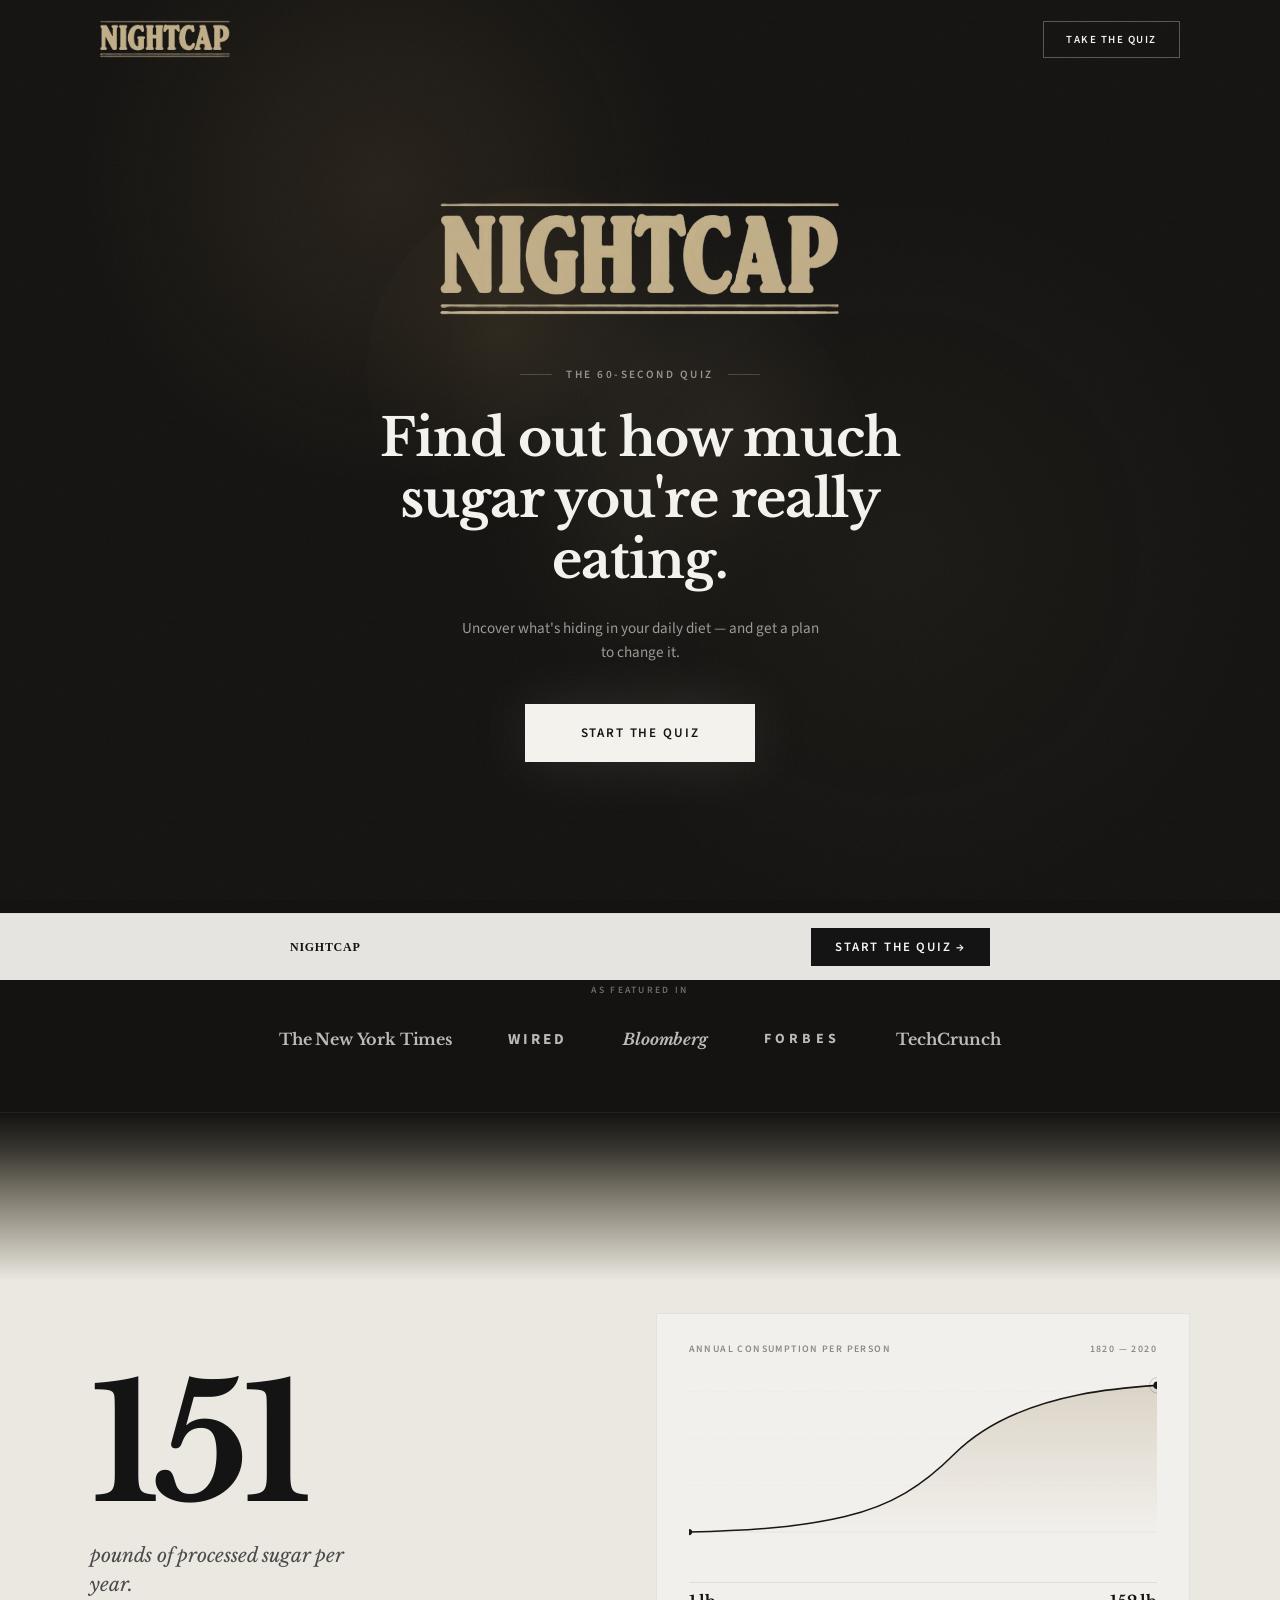
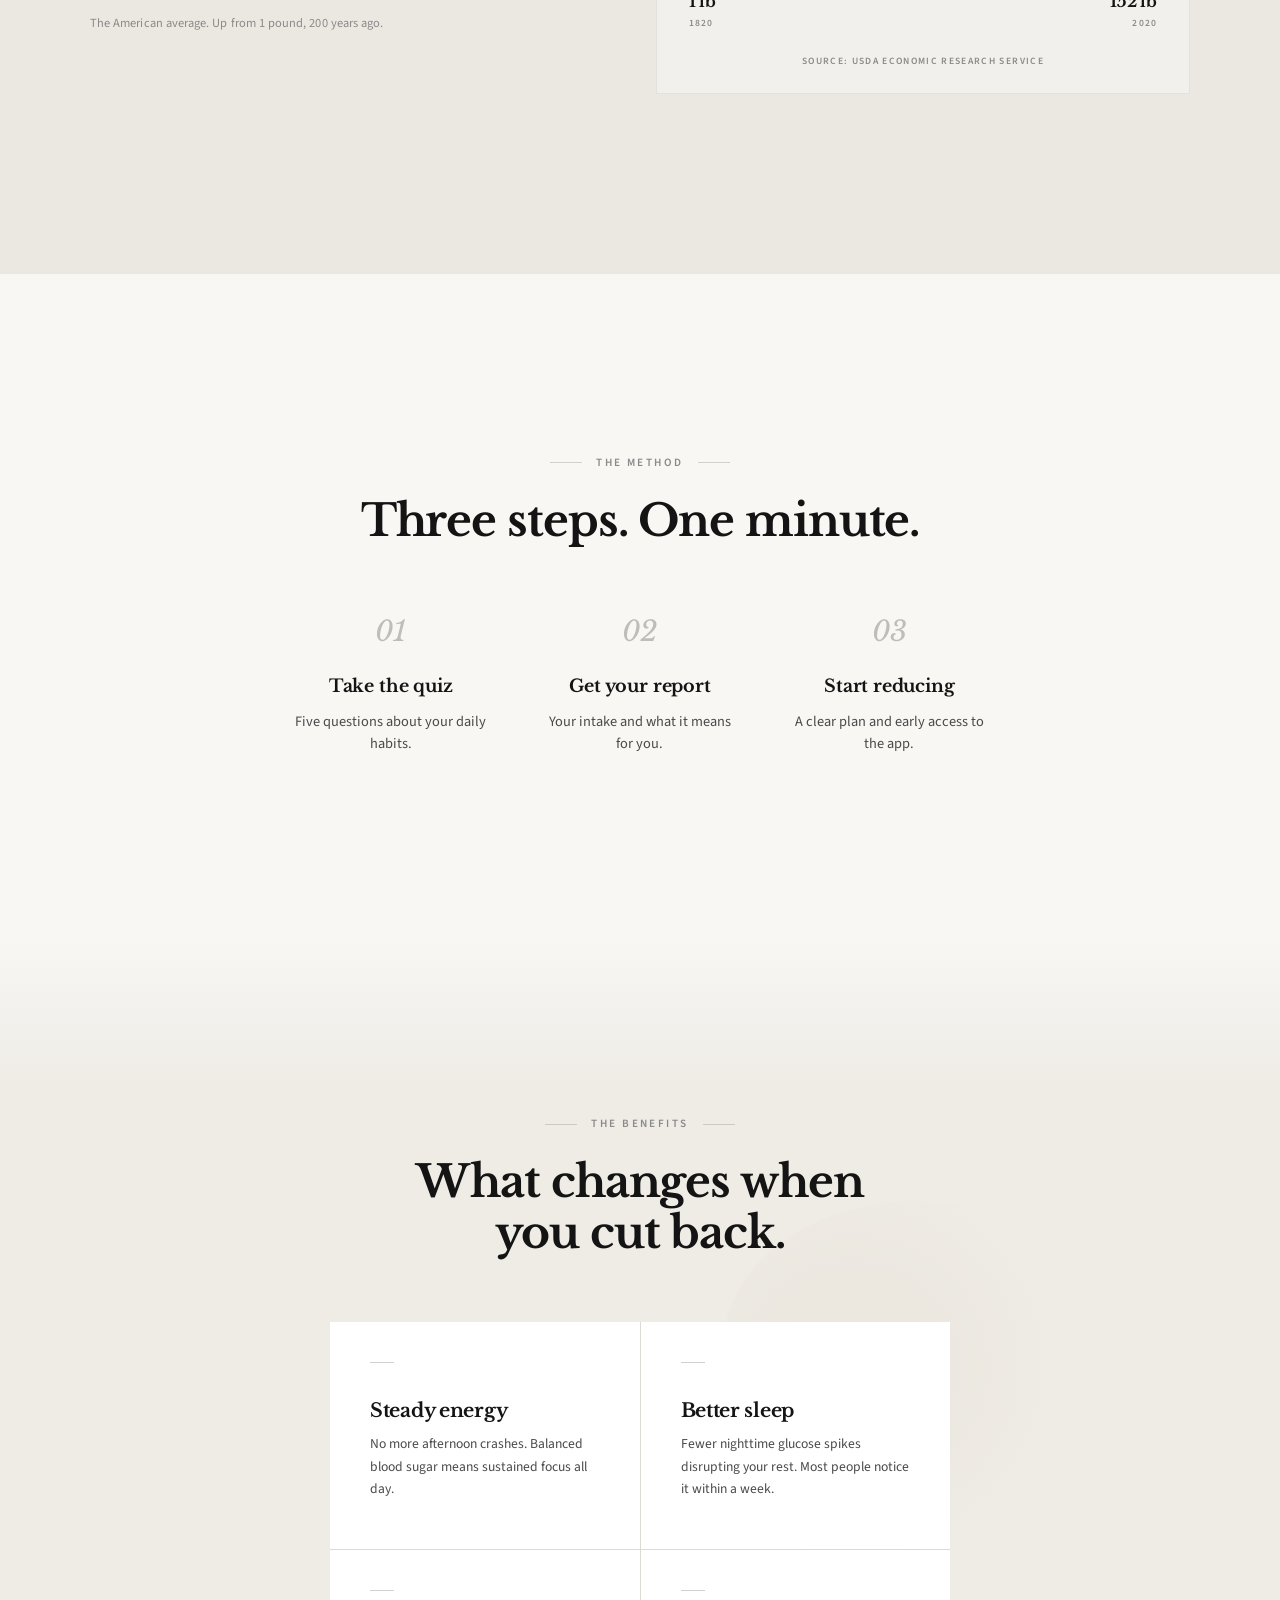
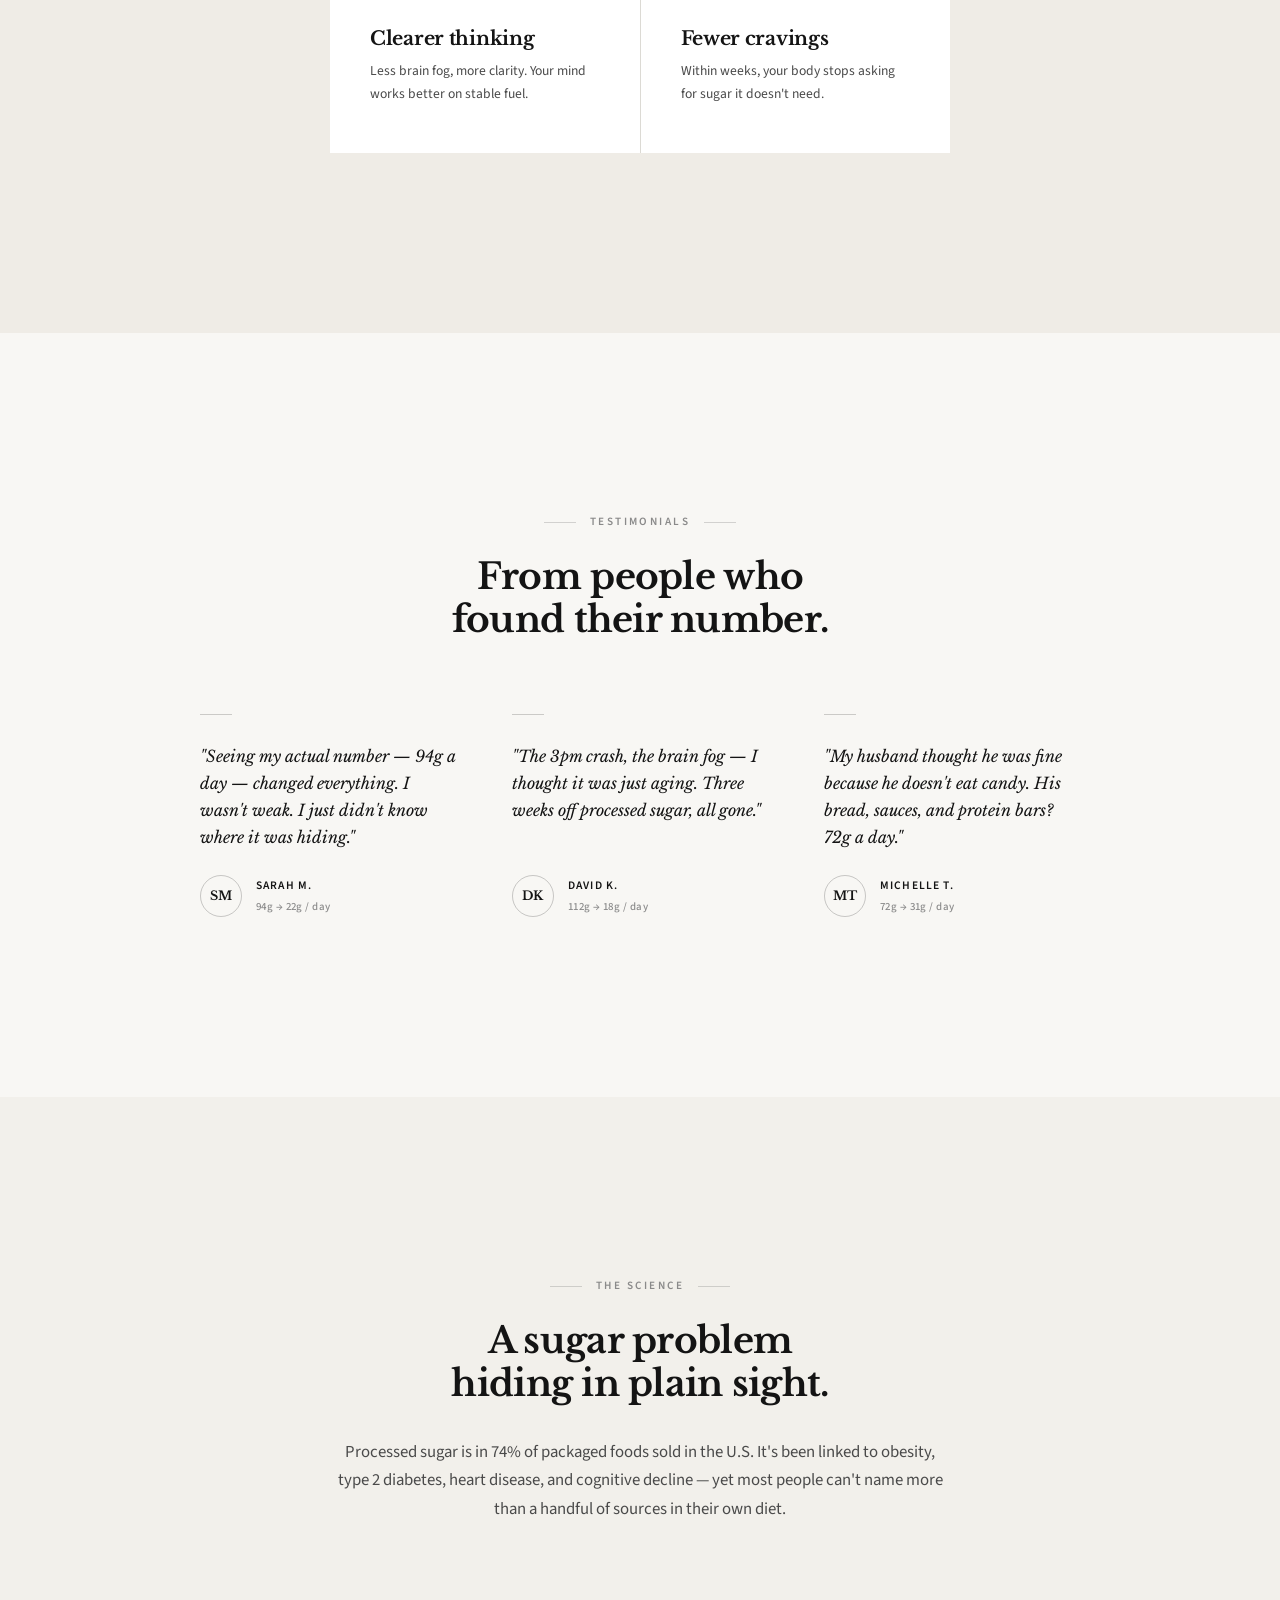
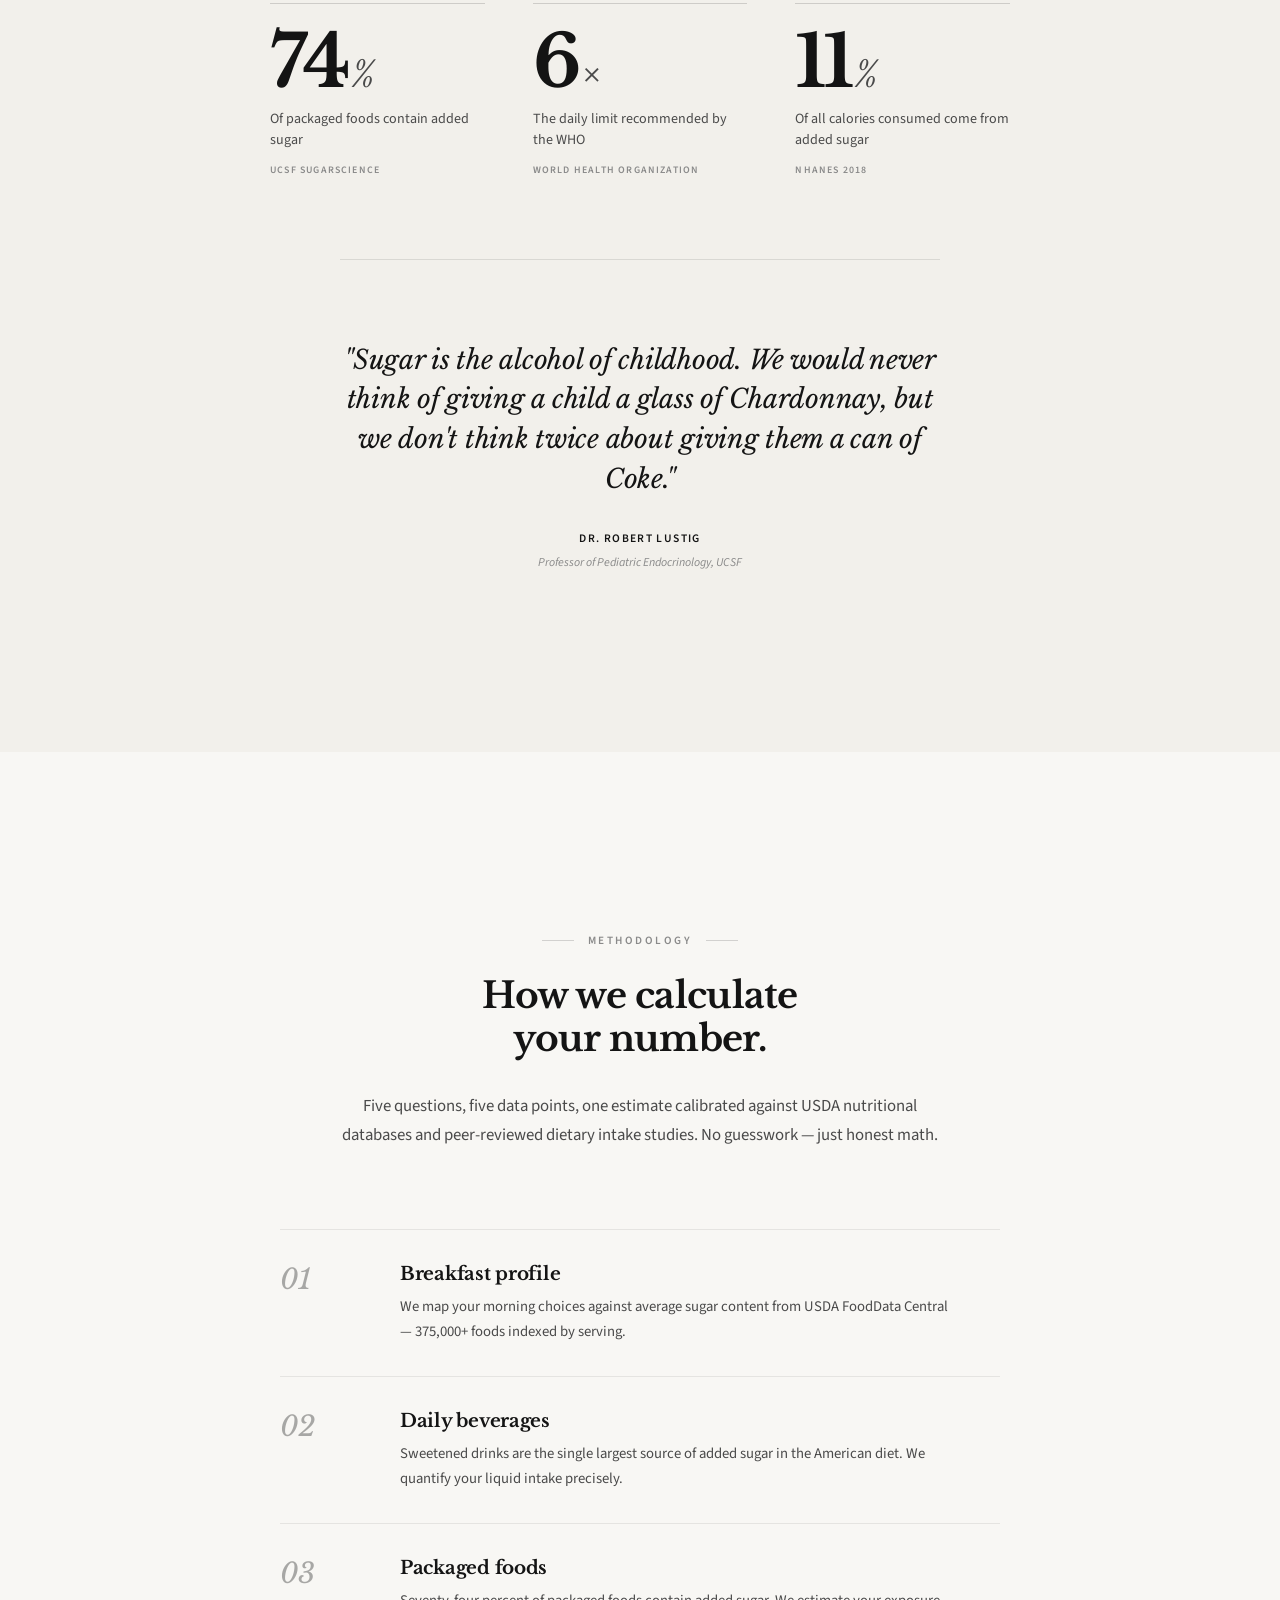
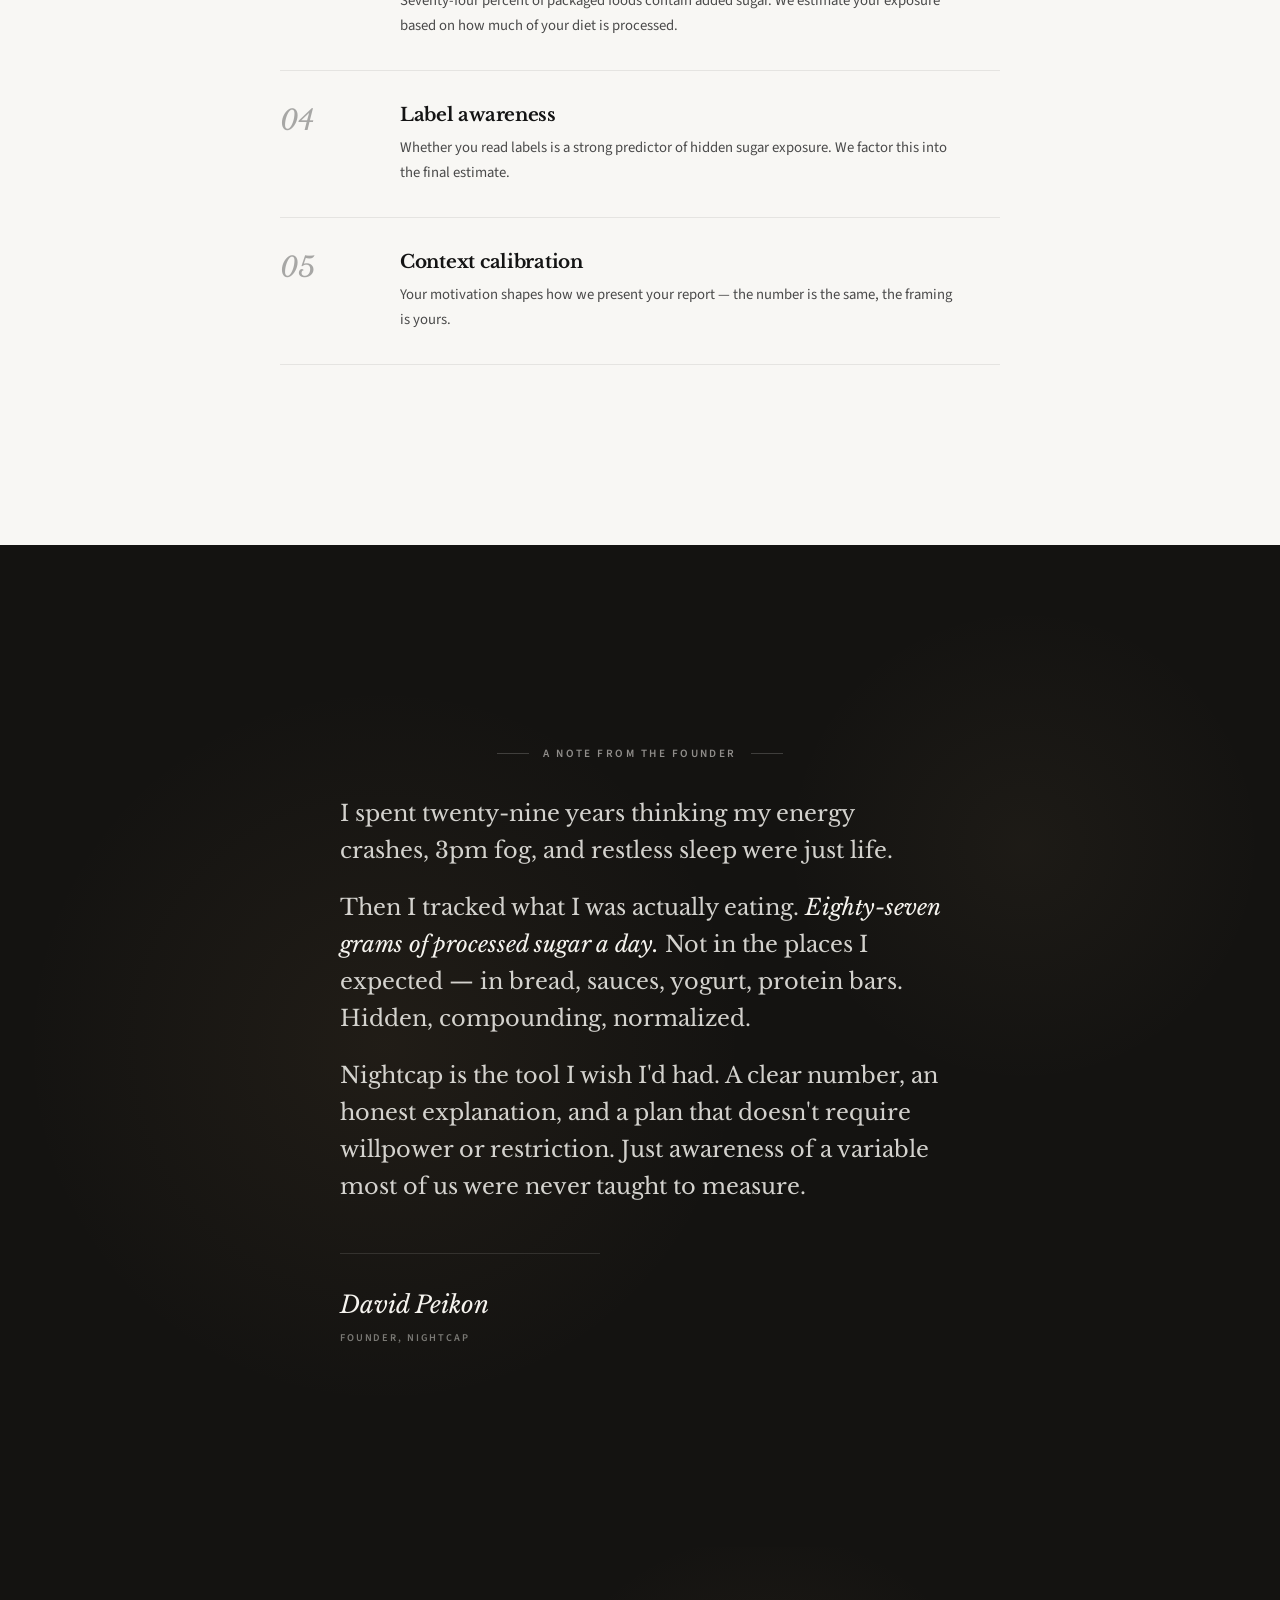
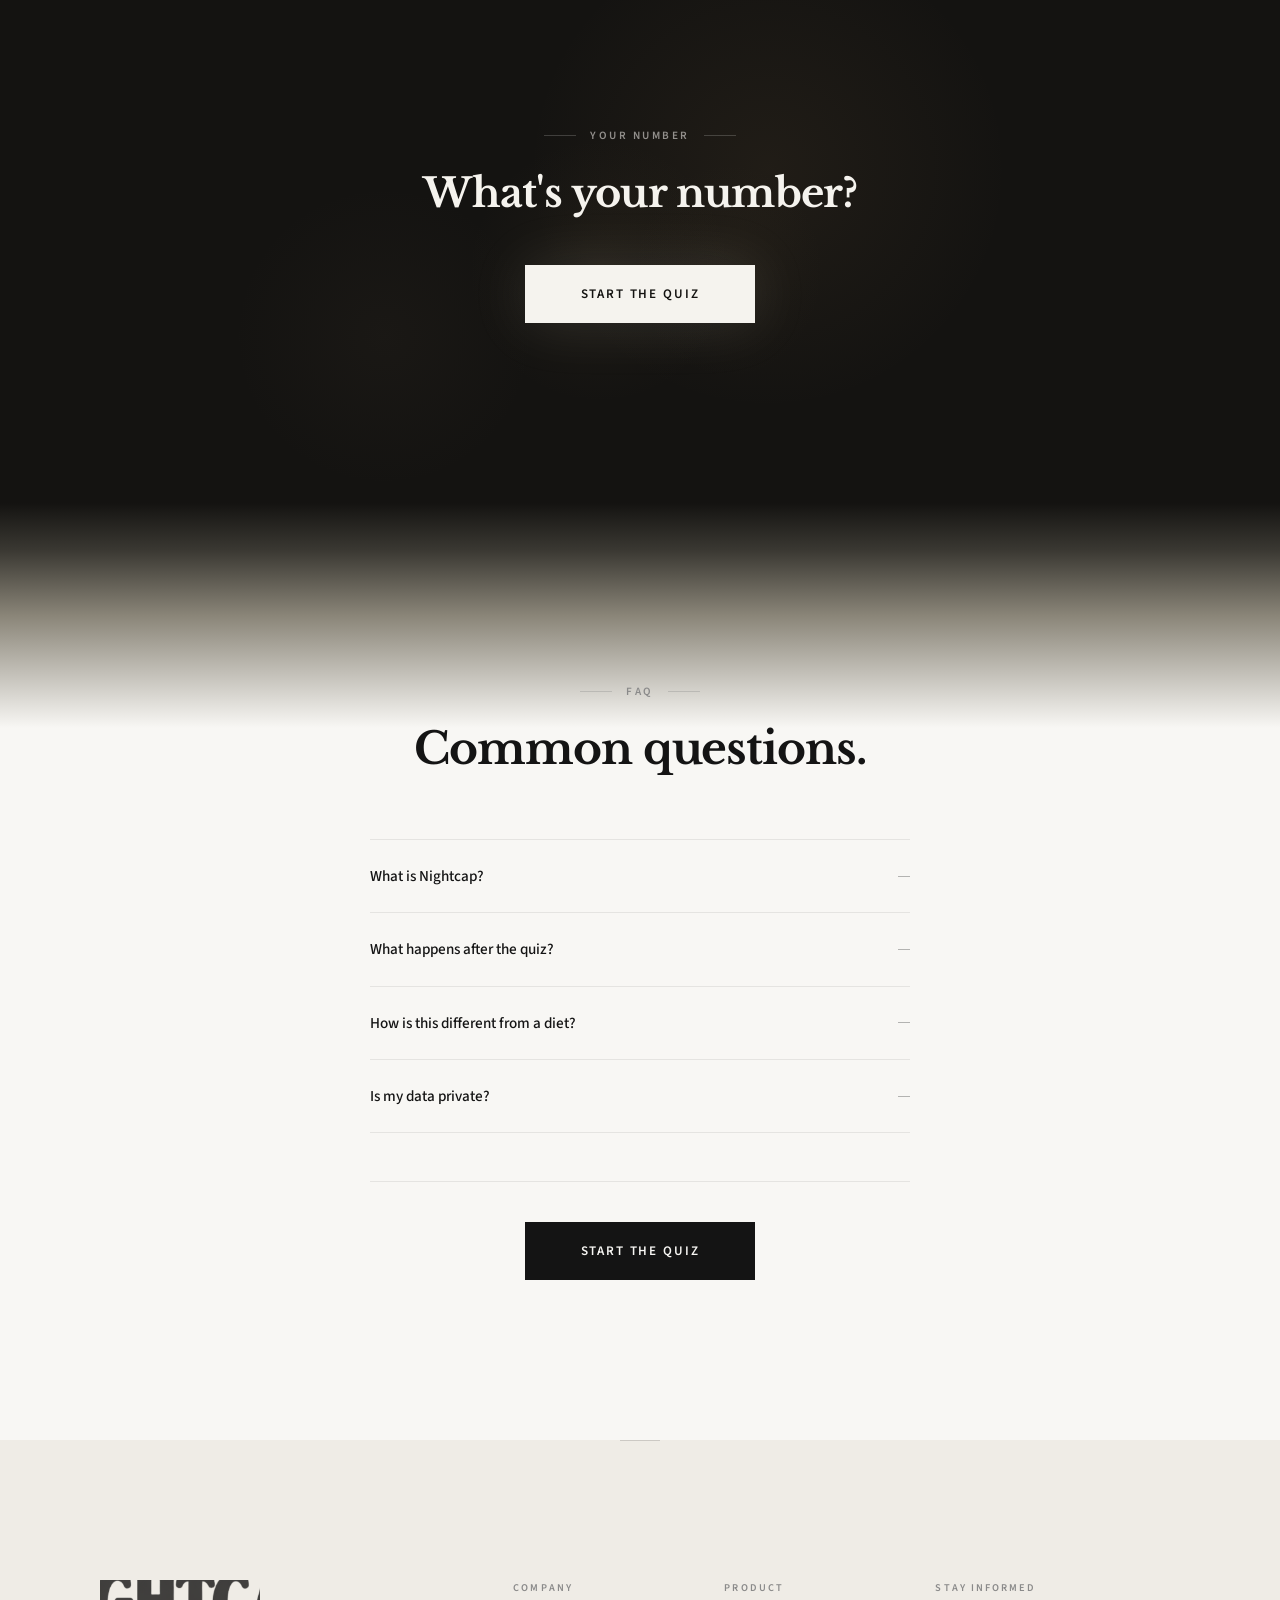
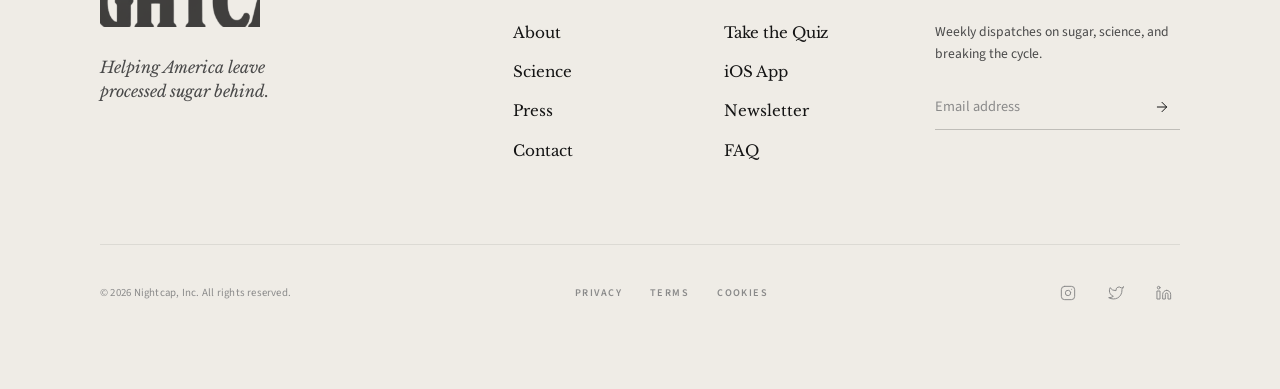
<file: public/index.html>
<!DOCTYPE html>
<html lang="en">
<head>
  <meta charset="UTF-8">
  <meta name="viewport" content="width=device-width, initial-scale=1.0, viewport-fit=cover">
  <title>Nightcap — Find Out How Much Sugar You're Really Eating</title>
  <meta name="description" content="Take a free 60-second quiz to uncover your daily sugar intake. Get a personalized report and a clear plan to reduce it.">

  <meta property="og:title" content="Nightcap — How Much Sugar Are You Really Eating?">
  <meta property="og:description" content="Take a free 60-second quiz. Get your personalized sugar report.">
  <meta property="og:type" content="website">
  <meta property="og:site_name" content="Nightcap">

  <meta name="twitter:card" content="summary_large_image">
  <meta name="twitter:title" content="Nightcap — How Much Sugar Are You Really Eating?">
  <meta name="twitter:description" content="Free 60-second quiz. Personalized sugar report.">

  <meta name="theme-color" content="#F7F6F3">

  <link rel="icon" href="data:image/svg+xml,<svg xmlns='http://www.w3.org/2000/svg' viewBox='0 0 100 100'><rect fill='%23141311' width='100' height='100' rx='16'/><text x='50' y='68' text-anchor='middle' fill='%23C8B078' font-family='Georgia' font-size='52' font-weight='700'>N</text></svg>">
  <link rel="preconnect" href="https://fonts.googleapis.com">
  <link rel="preconnect" href="https://fonts.gstatic.com" crossorigin>
  <link href="https://fonts.googleapis.com/css2?family=Libre+Baskerville:ital,wght@0,400;0,700;1,400&family=Source+Sans+3:wght@300;400;500;600;700&display=swap" rel="stylesheet">

  <style>
/* ==========================================================================
   Nightcap Waitlist Landing Page — Styles v2 (World-Class Edition)
   ========================================================================== */

/* ---------- Reset & Base ---------- */
*, *::before, *::after {
  box-sizing: border-box;
  margin: 0;
  padding: 0;
}

:root {
  /* Premium wellness palette — refined */
  --nc-bg: #F7F6F3;
  --nc-bg-warm: #F0EDE7;
  --nc-bg-card: #FFFFFF;
  --nc-bg-card-hover: #FAFAF8;
  --nc-surface: #EBE8E2;
  --nc-primary: #141414;
  --nc-primary-light: #2C2C2C;
  --nc-primary-dark: #080808;
  --nc-accent: #1D5C2E;
  --nc-accent-hover: #27723A;
  --nc-accent-light: #E5F0E8;
  --nc-text: #141414;
  --nc-text-muted: #4A4A4A;
  --nc-text-dim: #8A8A8A;
  --nc-error: #C44B4B;
  --nc-success: #1D5C2E;
  --nc-border: rgba(0, 0, 0, 0.06);
  --nc-border-strong: rgba(0, 0, 0, 0.1);
  --nc-radius: 8px;
  --nc-radius-lg: 14px;
  --nc-font: 'Source Sans 3', -apple-system, BlinkMacSystemFont, sans-serif;
  --nc-font-display: 'Libre Baskerville', Georgia, serif;
  --nc-spring: cubic-bezier(0.16, 1, 0.3, 1);
  --nc-transition: 0.25s cubic-bezier(0.4, 0, 0.2, 1);
  --nc-shadow-sm: 0 1px 2px rgba(0,0,0,0.04);
  --nc-shadow-md: 0 4px 12px rgba(0,0,0,0.05), 0 1px 3px rgba(0,0,0,0.03);
  --nc-shadow-lg: 0 12px 40px rgba(0,0,0,0.07), 0 2px 6px rgba(0,0,0,0.03);
}

html {
  scroll-behavior: smooth;
  -webkit-tap-highlight-color: transparent;
  -webkit-text-size-adjust: 100%;
  text-size-adjust: 100%;
}

body {
  font-family: var(--nc-font);
  font-weight: 400;
  background: #F8F7F4;
  color: var(--nc-text);
  line-height: 1.6;
  letter-spacing: 0;
  -webkit-font-smoothing: antialiased;
  -moz-osx-font-smoothing: grayscale;
  overflow-x: hidden;
}

/* Global grain texture via SVG filter */
body::after {
  content: '';
  position: fixed;
  inset: 0;
  pointer-events: none;
  z-index: 9998;
  opacity: 0.035;
  background: url("data:image/svg+xml,%3Csvg xmlns='http://www.w3.org/2000/svg' width='300' height='300'%3E%3Cfilter id='n'%3E%3CfeTurbulence type='fractalNoise' baseFrequency='0.8' numOctaves='4' stitchTiles='stitch'/%3E%3C/filter%3E%3Crect width='300' height='300' filter='url(%23n)'/%3E%3C/svg%3E");
  background-size: 200px 200px;
}
/* ---------- Skip Link (A11y) ---------- */
.nc-skip-link {
  position: absolute;
  top: -100%;
  left: 16px;
  z-index: 9999;
  padding: 12px 24px;
  background: var(--nc-primary);
  color: var(--nc-bg);
  border-radius: var(--nc-radius);
  font-weight: 600;
  text-decoration: none;
}

.nc-skip-link:focus {
  top: 16px;
}

/* ---------- Utility ---------- */
/* ---------- Top Nav ---------- */
.nc-nav {
  position: fixed;
  top: 0;
  left: 0;
  right: 0;
  z-index: 9500;
  padding: 20px 40px;
  padding-top: max(20px, env(safe-area-inset-top, 0px));
  transition: background 0.3s var(--nc-transition), border-color 0.3s var(--nc-transition);
  background: transparent;
  border-bottom: 1px solid transparent;
}

.nc-nav.is-scrolled {
  background: rgba(20, 19, 17, 0.85);
  backdrop-filter: blur(20px) saturate(1.4);
  -webkit-backdrop-filter: blur(20px) saturate(1.4);
  border-bottom-color: rgba(245, 243, 238, 0.06);
}

.nc-nav__inner {
  max-width: 1080px;
  margin: 0 auto;
  display: flex;
  align-items: center;
  justify-content: space-between;
  gap: 16px;
}

.nc-nav__logo {
  width: 130px;
  aspect-ratio: 645 / 190;
  background-image: url('images/dark-text-logo.png');
  background-size: 317.5% auto;
  background-position: center center;
  background-repeat: no-repeat;
}

.nc-nav__cta {
  display: inline-flex;
  align-items: center;
  padding: 10px 22px;
  background: transparent;
  color: #F5F3EE;
  border: 1px solid rgba(245, 243, 238, 0.3);
  border-radius: 0;
  font-family: var(--nc-font);
  font-size: 0.68rem;
  font-weight: 600;
  letter-spacing: 0.14em;
  text-transform: uppercase;
  cursor: pointer;
  transition: all var(--nc-transition);
}

.nc-nav__cta:hover {
  background: #F5F3EE;
  color: #141311;
  border-color: #F5F3EE;
}

.nc-nav.is-scrolled .nc-nav__cta {
  border-color: rgba(245, 243, 238, 0.35);
}

.nc-nav.is-scrolled .nc-nav__cta:hover {
  background: #F5F3EE;
  color: #141311;
}

@media (max-width: 600px) {
  .nc-nav {
    padding: 16px 24px;
    padding-top: max(16px, env(safe-area-inset-top, 0px));
  }

  .nc-nav__logo {
    width: 100px;
  }

  .nc-nav__cta {
    padding: 8px 16px;
    font-size: 0.62rem;
    letter-spacing: 0.12em;
  }
}

/* ---------- Press Strip ---------- */
.nc-press {
  padding: 60px 40px;
  background: #141311;
  border-top: 1px solid rgba(245, 243, 238, 0.06);
  border-bottom: 1px solid rgba(245, 243, 238, 0.06);
}

.nc-press__inner {
  max-width: 1200px;
  margin: 0 auto;
  display: flex;
  flex-direction: column;
  align-items: center;
  gap: 28px;
}

.nc-press__label {
  font-family: var(--nc-font);
  font-size: 0.6rem;
  font-weight: 600;
  letter-spacing: 0.24em;
  text-transform: uppercase;
  color: rgba(245, 243, 238, 0.4);
  margin: 0;
}

.nc-press__list {
  list-style: none;
  padding: 0;
  margin: 0;
  display: flex;
  align-items: center;
  justify-content: center;
  flex-wrap: wrap;
  gap: 48px 56px;
}

.nc-press__item {
  color: rgba(245, 243, 238, 0.75);
  white-space: nowrap;
  transition: color var(--nc-transition);
  cursor: default;
}

.nc-press__item:hover {
  color: #F5F3EE;
}

@media (max-width: 768px) {
  .nc-press {
    padding: 48px 24px;
  }

  .nc-press__list {
    gap: 28px 40px;
  }

  .nc-press__item {
    font-size: 0.85rem !important;
  }
}

/* ---------- Editorial Eyebrow Label ---------- */
.nc-eyebrow {
  font-family: var(--nc-font);
  font-size: 0.7rem;
  font-weight: 600;
  letter-spacing: 0.22em;
  text-transform: uppercase;
  color: var(--nc-text-dim);
  margin-bottom: 1.5rem;
  display: flex;
  align-items: center;
  justify-content: center;
  gap: 14px;
}

.nc-eyebrow::before,
.nc-eyebrow::after {
  content: '';
  width: 32px;
  height: 1px;
  background: currentColor;
  opacity: 0.35;
}

.nc-eyebrow--light {
  color: rgba(245, 243, 238, 0.55);
}

.nc-sr-only {
  position: absolute;
  width: 1px;
  height: 1px;
  padding: 0;
  margin: -1px;
  overflow: hidden;
  clip: rect(0, 0, 0, 0);
  white-space: nowrap;
  border: 0;
}

.nc-logo--sm .nc-logo__lines::before,
.nc-logo--sm .nc-logo__lines::after {
  height: 1px;
}

/* ---------- Buttons ---------- */
.nc-btn {
  display: inline-flex;
  align-items: center;
  justify-content: center;
  gap: 10px;
  padding: 14px 32px;
  border: none;
  border-radius: 0;
  font-family: var(--nc-font);
  font-size: 0.72rem;
  font-weight: 600;
  letter-spacing: 0.14em;
  text-transform: uppercase;
  cursor: pointer;
  transition: all var(--nc-transition);
  text-decoration: none;
  position: relative;
}

.nc-btn--primary {
  background: var(--nc-primary);
  color: #F7F6F3;
  padding: 20px 56px;
  font-size: 0.82rem;
  font-weight: 600;
  letter-spacing: 0.14em;
}

.nc-btn--primary:hover:not(:disabled) {
  background: var(--nc-primary-light);
  transform: translateY(-1px);
  box-shadow: 0 4px 20px rgba(0, 0, 0, 0.12);
}

.nc-btn--primary:active:not(:disabled) {
  transform: translateY(0);
}

.nc-btn--primary:disabled {
  opacity: 0.5;
  cursor: not-allowed;
}

.nc-btn--primary:focus-visible {
  outline: 2px solid var(--nc-primary);
  outline-offset: 3px;
}

.nc-btn--outline {
  background: transparent;
  color: var(--nc-primary);
  border: 1px solid var(--nc-border-strong);
}

.nc-btn--outline:hover {
  background: var(--nc-bg-warm);
  border-color: var(--nc-primary);
}

.nc-btn--outline:focus-visible {
  outline: 2px solid var(--nc-accent);
  outline-offset: 3px;
}

.nc-btn--full {
  width: 100%;
}

.nc-btn--sm {
  padding: 10px 24px;
  font-size: 0.8rem;
}

/* ---------- Hero ---------- */
.nc-hero {
  position: relative;
  min-height: 100vh;
  min-height: 100dvh;
  display: flex;
  align-items: center;
  justify-content: center;
  padding: 200px 48px 160px;
  overflow: hidden;
  background: #141311;
  color: #F5F3EE;
}

/* Gradient orbs — visible atmospheric depth */
.nc-hero::before {
  content: '';
  position: absolute;
  inset: 0;
  background:
    radial-gradient(circle 500px at 30% 20%, rgba(180, 140, 90, 0.12) 0%, transparent 60%),
    radial-gradient(circle 600px at 70% 60%, rgba(120, 100, 80, 0.08) 0%, transparent 60%),
    radial-gradient(circle 400px at 50% 40%, rgba(200, 180, 150, 0.06) 0%, transparent 50%);
  pointer-events: none;
  z-index: 0;
}

@media (max-width: 768px) {
  .nc-hero {
    min-height: auto;
    padding: 140px 36px 100px;
  }
}

/* Hero botanical illustration */
.nc-hero__illus {
  position: absolute;
  top: 50%;
  left: 50%;
  transform: translate(-50%, -50%);
  width: min(900px, 120vw);
  height: auto;
  z-index: 0;
  animation: nc-floatOrganic 25s ease-in-out infinite alternate;
}

@keyframes nc-floatOrganic {
  0% { transform: translate(-50%, -50%) rotate(0deg) scale(1); }
  100% { transform: translate(-50%, -50%) rotate(3deg) scale(1.05); }
}

.nc-hero__content {
  position: relative;
  z-index: 1;
  text-align: center;
  max-width: 580px;
  animation: nc-heroEntrance 1.2s var(--nc-spring);
}

@keyframes nc-heroEntrance {
  from { opacity: 0; transform: translateY(20px); }
  to { opacity: 1; transform: translateY(0); }
}

.nc-hero__title {
  font-family: var(--nc-font-display);
  font-size: clamp(2.25rem, 5vw, 3.25rem);
  font-weight: 700;
  line-height: 1.18;
  letter-spacing: -0.02em;
  color: #F5F3EE;
  margin-bottom: 1.5rem;
  position: relative;
  max-width: 520px;
  margin-left: auto;
  margin-right: auto;
}

.nc-hero__subtitle {
  font-size: 0.95rem;
  font-weight: 400;
  color: rgba(245, 243, 238, 0.6);
  max-width: 360px;
  margin: 0 auto 2.5rem;
  line-height: 1.6;
}

/* Hero logo — background-image on an aspect-ratio div crops the
   transparent padding perfectly. The PNG is 2048x2048 with content
   centered at 645x190 pixels, so we use background-size: 317.5% to
   scale the full image such that the content fills the container. */
.nc-hero__logo-img {
  display: block;
  width: clamp(260px, 32vw, 400px);
  aspect-ratio: 645 / 190;
  margin: 0 auto 3rem;
  background-image: url('images/dark-text-logo.png');
  background-size: 317.5% auto;
  background-position: center center;
  background-repeat: no-repeat;
}

/* Footer logo image */
.nc-footer__logo-img {
  display: block;
  width: 140px;
  aspect-ratio: 645 / 190;
  margin: 0 auto 2rem;
  background-image: url('images/black-logo.png');
  background-size: 317.5% auto;
  background-position: center center;
  background-repeat: no-repeat;
  opacity: 0.75;
}

/* Hero CTA inverted */
.nc-hero .nc-btn--primary {
  background: #F5F3EE;
  color: #141311;
  box-shadow: 0 0 60px rgba(245, 243, 238, 0.1);
}
.nc-hero .nc-btn--primary:hover:not(:disabled) {
  background: #FFFFFF;
  box-shadow: 0 0 80px rgba(255, 255, 255, 0.15);
}

/* ---------- Quiz ---------- */
.nc-quiz {
  display: none;
  padding: 100px 40px 120px;
  min-height: 100vh;
  min-height: 100dvh;
  align-items: center;
  justify-content: center;
  background: #F8F7F4;
}

.nc-quiz.active {
  display: flex;
  animation: nc-fadeInUp 0.6s cubic-bezier(0.16, 1, 0.3, 1);
}

.nc-quiz__container {
  max-width: 620px;
  width: 100%;
}
.nc-quiz__dots {
  display: flex;
  justify-content: center;
  gap: 8px;
  margin-bottom: 3rem;
}

.nc-quiz__dot {
  width: 16px;
  height: 2px;
  border-radius: 0;
  background: var(--nc-text);
  opacity: 0.12;
  transition: all var(--nc-transition);
}

.nc-quiz__dot.active {
  opacity: 0.6;
  width: 24px;
}

.nc-quiz__dot.completed {
  opacity: 0.3;
}

/* Steps */
.nc-quiz__step {
  display: none;
  animation: nc-fadeInUp 0.4s ease-out;
}

.nc-quiz__step.active {
  display: block;
  animation: nc-fadeInUp 0.6s cubic-bezier(0.16, 1, 0.3, 1);
}

.nc-quiz__step.active .nc-quiz__options {
  animation: nc-fadeInUp 0.6s cubic-bezier(0.16, 1, 0.3, 1) 0.1s both;
}

@keyframes nc-fadeInUp {
  from {
    opacity: 0;
    transform: translateY(20px);
  }
  to {
    opacity: 1;
    transform: translateY(0);
  }
}

@keyframes nc-slideOutLeft {
  from { opacity: 1; transform: translateX(0); }
  to { opacity: 0; transform: translateX(-30px); }
}

.nc-quiz__back {
  display: inline-flex;
  align-items: center;
  gap: 4px;
  margin-top: 1.5rem;
  padding: 8px 0;
  background: none;
  border: none;
  color: var(--nc-text-dim);
  font-family: var(--nc-font);
  font-size: 0.85rem;
  font-weight: 500;
  cursor: pointer;
  transition: all var(--nc-transition);
  opacity: 0;
  transform: translateY(5px);
}

.nc-quiz__back.visible {
  opacity: 1;
  transform: translateY(0);
}

.nc-quiz__back:hover {
  color: var(--nc-text);
}

.nc-quiz__almost {
  font-size: 0.65rem;
  font-weight: 600;
  text-transform: uppercase;
  letter-spacing: 0.18em;
  color: var(--nc-text-dim);
  margin-bottom: 1rem;
}

.nc-quiz__question {
  font-family: var(--nc-font-display);
  font-size: clamp(1.5rem, 3.5vw, 2rem);
  font-weight: 400;
  letter-spacing: -0.02em;
  margin-bottom: 0.75rem;
  line-height: 1.3;
}

.nc-quiz__helper {
  font-size: 0.85rem;
  font-weight: 400;
  color: var(--nc-text-dim);
  margin-bottom: 2.25rem;
  line-height: 1.5;
}

/* Options */
.nc-quiz__options {
  display: flex;
  flex-direction: column;
  gap: 8px;
}

.nc-quiz__option {
  display: flex;
  align-items: center;
  justify-content: space-between;
  gap: 20px;
  padding: 22px 28px;
  background: #FFFFFF;
  border: 1px solid transparent;
  border-radius: 0;
  cursor: pointer;
  transition: all var(--nc-transition);
  text-align: left;
  font-family: var(--nc-font);
  font-size: 0.95rem;
  font-weight: 400;
  color: var(--nc-text);
  width: 100%;
  box-shadow: 0 1px 3px rgba(0, 0, 0, 0.03);
}

.nc-quiz__option:hover {
  border-color: rgba(0, 0, 0, 0.18);
  box-shadow: 0 4px 16px rgba(0, 0, 0, 0.06);
  transform: translateY(-1px);
}

.nc-quiz__option:focus-visible {
  outline: 2px solid var(--nc-primary-light);
  outline-offset: 2px;
}

.nc-quiz__option.selected {
  background: var(--nc-primary);
  border-color: var(--nc-primary);
  color: #F7F6F3;
  animation: nc-optionSelect 0.3s cubic-bezier(0.16, 1, 0.3, 1);
}

@keyframes nc-optionSelect {
  0% { transform: scale(1); }
  50% { transform: scale(1.02); }
  100% { transform: scale(1); }
}

.nc-quiz__option.selected .nc-quiz__option-sugar {
  color: rgba(255, 255, 255, 0.8);
}

.nc-quiz__option-label {
  flex: 1;
  font-weight: 500;
  letter-spacing: -0.005em;
}

.nc-quiz__option-sugar {
  font-size: 0.7rem;
  font-weight: 600;
  color: var(--nc-text-dim);
  white-space: nowrap;
  font-variant-numeric: tabular-nums;
  text-transform: uppercase;
  letter-spacing: 0.06em;
}

/* Back button */

/* ---------- Signup ---------- */
.nc-signup {
  display: none;
  padding: 100px 32px 120px;
  min-height: 100vh;
  min-height: 100dvh;
  align-items: center;
  justify-content: center;
  background: #F8F7F4;
}

.nc-signup.active {
  display: flex;
  animation: nc-fadeInUp 0.6s cubic-bezier(0.16, 1, 0.3, 1);
}

.nc-signup__container {
  max-width: 440px;
  width: 100%;
}

.nc-signup__card {
  background: var(--nc-bg-card);
  border: none;
  border-radius: 0;
  padding: 3rem 2.5rem;
  box-shadow: 0 24px 80px rgba(0, 0, 0, 0.08), 0 4px 16px rgba(0, 0, 0, 0.04);
  position: relative;
}

.nc-signup__card::before {
  content: '';
  position: absolute;
  top: 0;
  left: 50%;
  transform: translateX(-50%);
  width: 32px;
  height: 1px;
  background: var(--nc-text);
  opacity: 0.2;
}

.nc-signup__header {
  text-align: center;
  margin-bottom: 2rem;
}

/* Signup teaser */
.nc-signup__teaser {
  text-align: center;
  margin-bottom: 2.5rem;
  padding-bottom: 2.5rem;
  border-bottom: 1px solid rgba(0, 0, 0, 0.08);
}

.nc-signup__teaser-label {
  font-size: 0.65rem;
  font-weight: 600;
  text-transform: uppercase;
  letter-spacing: 0.2em;
  color: var(--nc-text-dim);
  margin-bottom: 0.5rem;
}

.nc-signup__teaser-number {
  font-family: var(--nc-font-display);
  font-size: 3rem;
  font-weight: 700;
  letter-spacing: -0.03em;
  line-height: 1;
  color: var(--nc-text);
  margin: 0;
  animation: nc-numberLand 0.6s cubic-bezier(0.34, 1.56, 0.64, 1) forwards;
}

.nc-signup__teaser-sub {
  font-size: 0.82rem;
  font-weight: 500;
  color: var(--nc-text-dim);
  margin-top: 0.25rem;
}

.nc-signup__title {
  font-family: var(--nc-font-display);
  font-size: clamp(1.4rem, 3vw, 1.65rem);
  font-weight: 400;
  letter-spacing: -0.015em;
  margin-bottom: 1rem;
  line-height: 1.3;
}

/* Form Elements */
.nc-form-group {
  margin-bottom: 1.5rem;
}

.nc-input {
  width: 100%;
  padding: 16px 18px;
  background: transparent;
  border: none;
  border-bottom: 1px solid rgba(0, 0, 0, 0.12);
  border-radius: 0;
  font-family: var(--nc-font);
  font-size: 0.95rem;
  color: var(--nc-text);
  transition: all var(--nc-transition);
  outline: none;
}

.nc-input::placeholder {
  color: var(--nc-text-dim);
  font-weight: 400;
}

.nc-input:focus {
  border-bottom-color: var(--nc-primary);
  background: transparent;
  box-shadow: none;
}

.nc-input.error {
  border-bottom-color: var(--nc-error);
  animation: nc-shake 0.4s ease-out;
}

.nc-input.valid {
  border-bottom-color: var(--nc-success);
}

@keyframes nc-shake {
  0%, 100% { transform: translateX(0); }
  20% { transform: translateX(-6px); }
  40% { transform: translateX(6px); }
  60% { transform: translateX(-4px); }
  80% { transform: translateX(4px); }
}

.nc-input-error {
  display: block;
  font-size: 0.8rem;
  color: var(--nc-error);
  margin-top: 4px;
  min-height: 1.2em;
  transition: opacity var(--nc-transition);
}

/* Spinner */
.nc-spinner {
  display: inline-block;
  width: 16px;
  height: 16px;
  border: 2px solid rgba(255, 255, 255, 0.3);
  border-top-color: #FFFFFF;
  border-radius: 50%;
  animation: nc-spin 0.6s linear infinite;
}

@keyframes nc-spin {
  to { transform: rotate(360deg); }
}

/* ---------- Results ---------- */
.nc-results {
  display: none;
  padding: 120px 32px 140px;
  min-height: 100vh;
  min-height: 100dvh;
  background: #F8F7F4;
}

.nc-results.active {
  display: block;
  animation: nc-fadeInUp 0.8s cubic-bezier(0.16, 1, 0.3, 1);
}

.nc-results__container {
  max-width: 580px;
  margin: 0 auto;
}

.nc-results__report {
  text-align: center;
  margin-bottom: 2.5rem;
  padding-bottom: 2.5rem;
  border-bottom: 1px solid rgba(0, 0, 0, 0.08);
}

.nc-results__your-label {
  font-family: var(--nc-font);
  font-size: 0.65rem;
  font-weight: 600;
  text-transform: uppercase;
  letter-spacing: 0.2em;
  color: var(--nc-text-dim);
  margin-bottom: 0.75rem;
}

.nc-results__big-number {
  font-family: var(--nc-font-display);
  font-size: clamp(4rem, 11vw, 6rem);
  font-weight: 700;
  letter-spacing: -0.035em;
  line-height: 1;
  color: var(--nc-text);
  margin-bottom: 0.5rem;
  animation: nc-numberLand 0.8s cubic-bezier(0.34, 1.56, 0.64, 1) forwards;
}

@keyframes nc-numberLand {
  from { opacity: 0; transform: scale(0.85); }
  to { opacity: 1; transform: scale(1); }
}

.nc-results__big-number-unit {
  font-size: 0.4em;
  font-weight: 400;
  vertical-align: baseline;
  color: var(--nc-text-muted);
  margin-left: 0.1em;
}

.nc-results__big-label {
  font-size: 0.72rem;
  font-weight: 600;
  color: var(--nc-text-dim);
  margin-bottom: 2.5rem;
  letter-spacing: 0.12em;
  text-transform: uppercase;
}

/* Ring */

.nc-results__title {
  font-family: var(--nc-font-display);
  font-size: clamp(1.5rem, 3.5vw, 1.85rem);
  font-weight: 700;
  letter-spacing: -0.02em;
  line-height: 1.25;
  margin-bottom: 0.75rem;
}

.nc-results__subtitle {
  color: var(--nc-text-muted);
  font-size: 0.95rem;
  font-weight: 400;
  line-height: 1.7;
  max-width: 440px;
  margin: 0 auto;
}
/* CTA Card */

.nc-results__cta-note {
  font-size: 0.8rem;
  color: var(--nc-accent);
  margin-top: 10px;
}

/* Referral Card */

.nc-referral-socials {
  display: flex;
  justify-content: center;
  gap: 2rem;
  flex-wrap: wrap;
}

.nc-referral-socials__btn {
  display: inline-flex;
  align-items: center;
  gap: 8px;
  padding: 8px 0;
  border: none;
  border-bottom: 1px solid rgba(0, 0, 0, 0.12);
  background: transparent;
  color: var(--nc-text);
  font-family: var(--nc-font);
  font-size: 0.72rem;
  font-weight: 600;
  letter-spacing: 0.12em;
  text-transform: uppercase;
  cursor: pointer;
  transition: all var(--nc-transition);
}

.nc-referral-socials__btn svg {
  flex-shrink: 0;
  opacity: 0.5;
}

.nc-referral-socials__btn:hover {
  border-bottom-color: var(--nc-primary);
}

.nc-referral-socials__btn:hover svg {
  opacity: 0.8;
}

/* ---------- Toast ---------- */
.nc-toast-container {
  position: fixed;
  top: 24px;
  right: 24px;
  z-index: 10000;
  display: flex;
  flex-direction: column;
  gap: 8px;
  pointer-events: none;
}

.nc-toast {
  display: flex;
  align-items: center;
  gap: 10px;
  padding: 14px 20px;
  background: var(--nc-bg-card);
  border: 1px solid rgba(0, 0, 0, 0.08);
  border-radius: 0;
  box-shadow: var(--nc-shadow-lg);
  font-size: 0.85rem;
  color: var(--nc-text);
  pointer-events: auto;
  animation: nc-toastIn 0.35s ease-out;
  max-width: 360px;
}

.nc-toast--success {
  border-color: rgba(0, 0, 0, 0.06);
}

.nc-toast--success .nc-toast__icon {
  color: var(--nc-success);
}

.nc-toast.exiting {
  animation: nc-toastOut 0.3s ease-in forwards;
}

@keyframes nc-toastIn {
  from { opacity: 0; transform: translateX(30px); }
  to { opacity: 1; transform: translateX(0); }
}

@keyframes nc-toastOut {
  from { opacity: 1; transform: translateX(0); }
  to { opacity: 0; transform: translateX(30px); }
}

/* ---------- Footer ---------- */
.nc-footer {
  padding: 140px 48px 80px;
  padding-bottom: max(80px, env(safe-area-inset-bottom, 0px));
  border-top: none;
  text-align: left;
  background: #EFECE6;
  position: relative;
}

.nc-footer::before {
  content: '';
  position: absolute;
  top: 0;
  left: 50%;
  transform: translateX(-50%);
  width: 40px;
  height: 1px;
  background: rgba(0, 0, 0, 0.15);
}

.nc-footer__container {
  max-width: 1080px;
  margin: 0 auto;
}

.nc-footer__top {
  display: grid;
  grid-template-columns: 1fr 2fr;
  gap: 80px;
  padding-bottom: 80px;
  border-bottom: 1px solid rgba(0, 0, 0, 0.08);
}

.nc-footer__brand {
  display: flex;
  flex-direction: column;
  align-items: flex-start;
}

.nc-footer__logo-img {
  display: block;
  width: 160px;
  aspect-ratio: 645 / 190;
  margin: 0 0 1.75rem;
  background-image: url('images/black-logo.png');
  background-size: 317.5% auto;
  background-position: center center;
  background-repeat: no-repeat;
  opacity: 0.85;
}

.nc-footer__tagline {
  font-family: var(--nc-font-display);
  font-size: 1rem;
  font-weight: 400;
  font-style: italic;
  color: var(--nc-text-muted);
  line-height: 1.5;
  margin: 0;
  max-width: 260px;
}

.nc-footer__cols {
  display: grid;
  grid-template-columns: 1fr 1fr 1.5fr;
  gap: 48px;
}

.nc-footer__col-title {
  font-family: var(--nc-font);
  font-size: 0.65rem;
  font-weight: 600;
  letter-spacing: 0.2em;
  text-transform: uppercase;
  color: var(--nc-text-dim);
  margin: 0 0 1.5rem;
}

.nc-footer__list {
  list-style: none;
  padding: 0;
  margin: 0;
  display: flex;
  flex-direction: column;
  gap: 0.85rem;
}

.nc-footer__list a {
  font-family: var(--nc-font-display);
  font-size: 0.95rem;
  font-weight: 400;
  color: var(--nc-text);
  text-decoration: none;
  transition: color var(--nc-transition);
  letter-spacing: -0.005em;
}

.nc-footer__list a:hover {
  color: var(--nc-text-dim);
}

.nc-footer__col-desc {
  font-size: 0.85rem;
  font-weight: 400;
  color: var(--nc-text-muted);
  line-height: 1.6;
  margin: 0 0 1.25rem;
  max-width: 280px;
}

.nc-footer__newsletter {
  display: flex;
  align-items: center;
  border-bottom: 1px solid rgba(0, 0, 0, 0.2);
  max-width: 320px;
}

.nc-footer__email {
  flex: 1;
  padding: 12px 0;
  background: transparent;
  border: none;
  outline: none;
  font-family: var(--nc-font);
  font-size: 0.9rem;
  color: var(--nc-text);
}

.nc-footer__email::placeholder {
  color: var(--nc-text-dim);
}

.nc-footer__subscribe {
  display: flex;
  align-items: center;
  justify-content: center;
  width: 36px;
  height: 36px;
  background: transparent;
  border: none;
  color: var(--nc-text);
  cursor: pointer;
  transition: color var(--nc-transition), transform var(--nc-transition);
}

.nc-footer__subscribe:hover {
  transform: translateX(2px);
}

.nc-footer__bottom {
  display: flex;
  align-items: center;
  justify-content: space-between;
  gap: 32px;
  padding-top: 32px;
  flex-wrap: wrap;
}

.nc-footer__legal {
  font-size: 0.68rem;
  font-weight: 400;
  color: var(--nc-text-dim);
  margin: 0;
  letter-spacing: 0.02em;
}

.nc-footer__bottom-links {
  display: flex;
  gap: 28px;
}

.nc-footer__bottom-links a {
  font-size: 0.64rem;
  font-weight: 600;
  color: var(--nc-text-dim);
  text-decoration: none;
  letter-spacing: 0.14em;
  text-transform: uppercase;
  transition: color var(--nc-transition);
}

.nc-footer__bottom-links a:hover {
  color: var(--nc-text);
}

.nc-footer__social {
  display: flex;
  gap: 16px;
}

.nc-footer__social a {
  display: flex;
  align-items: center;
  justify-content: center;
  width: 32px;
  height: 32px;
  color: var(--nc-text-dim);
  transition: color var(--nc-transition);
}

.nc-footer__social a:hover {
  color: var(--nc-text);
}

@media (max-width: 900px) {
  .nc-footer__top {
    grid-template-columns: 1fr;
    gap: 56px;
  }

  .nc-footer__cols {
    grid-template-columns: 1fr 1fr;
    gap: 40px 32px;
  }

  .nc-footer__col--newsletter {
    grid-column: 1 / -1;
  }
}

@media (max-width: 480px) {
  .nc-footer {
    padding: 80px 24px 40px;
  }

  .nc-footer__top {
    padding-bottom: 56px;
  }

  .nc-footer__bottom {
    flex-direction: column;
    align-items: flex-start;
    gap: 20px;
  }
}

/* ---------- Scroll Reveal ---------- */
.nc-reveal {
  opacity: 0;
  transform: translateY(32px);
  transition: opacity 1s cubic-bezier(0.16, 1, 0.3, 1), transform 1s cubic-bezier(0.16, 1, 0.3, 1);
}

.nc-reveal.visible {
  opacity: 1;
  transform: translateY(0);
}

.nc-reveal--delay-1 { transition-delay: 0.12s; }
.nc-reveal--delay-2 { transition-delay: 0.24s; }
.nc-reveal--delay-3 { transition-delay: 0.36s; }
.nc-reveal--delay-4 { transition-delay: 0.48s; }

/* ---------- Pre-commitment ---------- */
.nc-precommit {
  display: none;
  min-height: 100vh;
  align-items: center;
  justify-content: center;
  padding: 40px 32px;
  text-align: center;
}

.nc-precommit.active {
  display: flex;
  animation: nc-fadeInUp 0.5s ease-out;
}

.nc-precommit__container {
  max-width: 440px;
}

.nc-precommit__question {
  font-family: var(--nc-font-display);
  font-size: clamp(1.5rem, 3.5vw, 2rem);
  font-weight: 700;
  letter-spacing: -0.025em;
  line-height: 1.25;
  margin-bottom: 3rem;
}

.nc-precommit__actions {
  display: flex;
  flex-direction: column;
  align-items: center;
  gap: 1rem;
}

.nc-precommit__no {
  background: none;
  border: none;
  font-family: var(--nc-font);
  font-size: 0.82rem;
  font-weight: 500;
  color: var(--nc-text-dim);
  cursor: pointer;
  padding: 8px;
  transition: color var(--nc-transition);
}

.nc-precommit__no:hover {
  color: var(--nc-text-muted);
}

/* ---------- Benefits Grid ---------- */
.nc-benefits {
  padding: 180px 48px;
  text-align: center;
  position: relative;
  background:
    linear-gradient(180deg, #F8F7F4, #EFECE6 15%),
    radial-gradient(circle 500px at 80% 40%, rgba(220, 200, 160, 0.15) 0%, transparent 60%),
    #EFECE6;
}

.nc-benefits__bg-shape {
  position: absolute;
  right: -10%;
  top: 50%;
  transform: translateY(-50%);
  width: 60%;
  height: auto;
  z-index: 0;
  pointer-events: none;
}

.nc-benefits__container {
  position: relative;
  z-index: 1;
  max-width: 620px;
  margin: 0 auto;
}

.nc-benefits__title {
  font-family: var(--nc-font-display);
  font-size: clamp(2rem, 5vw, 2.75rem);
  font-weight: 700;
  letter-spacing: -0.025em;
  margin-bottom: 4rem;
  line-height: 1.15;
}

.nc-benefits__grid {
  display: grid;
  grid-template-columns: 1fr 1fr;
  gap: 1px;
  background: rgba(0, 0, 0, 0.08);
  overflow: hidden;
}

.nc-benefits__item {
  padding: 56px 40px 48px;
  background: var(--nc-bg-card);
  text-align: left;
  transition: background var(--nc-transition);
  position: relative;
}

.nc-benefits__item::before {
  content: '';
  position: absolute;
  top: 40px;
  left: 40px;
  width: 24px;
  height: 1px;
  background: var(--nc-text);
  opacity: 0.2;
}

.nc-benefits__item:hover {
  background: var(--nc-bg-card-hover);
}

.nc-benefits__item-title {
  font-family: var(--nc-font-display);
  font-size: 1.2rem;
  font-weight: 700;
  letter-spacing: -0.015em;
  margin-top: 20px;
  margin-bottom: 10px;
  line-height: 1.3;
}

.nc-benefits__item-desc {
  font-size: 0.85rem;
  font-weight: 400;
  color: var(--nc-text-muted);
  line-height: 1.65;
}

/* ---------- Science ---------- */
.nc-science {
  padding: 180px 48px;
  background: #F2F0EB;
  position: relative;
}

.nc-science__container {
  max-width: 740px;
  margin: 0 auto;
  text-align: center;
}

.nc-science__title {
  font-family: var(--nc-font-display);
  font-size: clamp(1.75rem, 4vw, 2.25rem);
  font-weight: 700;
  letter-spacing: -0.02em;
  line-height: 1.2;
  margin-bottom: 2rem;
}

.nc-science__lede {
  font-family: var(--nc-font);
  font-size: 1.05rem;
  font-weight: 400;
  line-height: 1.7;
  color: var(--nc-text-muted);
  max-width: 620px;
  margin: 0 auto 5rem;
}

.nc-science__stats {
  display: grid;
  grid-template-columns: repeat(3, 1fr);
  gap: 48px;
  max-width: 800px;
  margin: 0 auto 5rem;
  text-align: left;
}

.nc-science__stat {
  display: flex;
  flex-direction: column;
  gap: 12px;
  padding-top: 24px;
  border-top: 1px solid rgba(0, 0, 0, 0.15);
}

.nc-science__stat-num {
  font-family: var(--nc-font-display);
  font-size: clamp(3.25rem, 6.5vw, 4.5rem);
  font-weight: 700;
  letter-spacing: -0.04em;
  line-height: 0.95;
  color: var(--nc-text);
  font-variant-numeric: tabular-nums;
  display: flex;
  align-items: baseline;
}

.nc-science__stat-unit {
  font-family: var(--nc-font-display);
  font-size: 0.5em;
  font-weight: 400;
  font-style: italic;
  margin-left: 0.08em;
  color: var(--nc-text-muted);
}

.nc-science__stat-label {
  font-size: 0.88rem;
  font-weight: 400;
  color: var(--nc-text-muted);
  line-height: 1.5;
  max-width: 240px;
}

.nc-science__stat-source {
  font-size: 0.62rem;
  font-weight: 600;
  letter-spacing: 0.12em;
  text-transform: uppercase;
  color: var(--nc-text-dim);
  margin-top: auto;
}

.nc-science__pullquote {
  max-width: 600px;
  margin: 0 auto;
  padding-top: 5rem;
  border-top: 1px solid rgba(0, 0, 0, 0.1);
  text-align: center;
}

.nc-science__pullquote blockquote {
  font-family: var(--nc-font-display);
  font-size: clamp(1.25rem, 2.75vw, 1.65rem);
  font-weight: 400;
  font-style: italic;
  line-height: 1.5;
  color: var(--nc-text);
  margin: 0 0 2rem;
  letter-spacing: -0.01em;
}

.nc-science__pullquote figcaption {
  display: flex;
  flex-direction: column;
  gap: 4px;
}

.nc-science__pq-name {
  font-family: var(--nc-font);
  font-size: 0.72rem;
  font-weight: 600;
  letter-spacing: 0.12em;
  text-transform: uppercase;
  color: var(--nc-text);
}

.nc-science__pq-title {
  font-family: var(--nc-font);
  font-size: 0.75rem;
  font-weight: 400;
  font-style: italic;
  color: var(--nc-text-dim);
}

@media (max-width: 768px) {
  .nc-science__stats {
    grid-template-columns: 1fr;
    gap: 40px;
  }
}

@media (max-width: 480px) {
  .nc-science {
    padding: 100px 24px;
  }

  .nc-science__lede {
    font-size: 0.95rem;
    margin-bottom: 3.5rem;
  }

  .nc-science__stats {
    margin-bottom: 3.5rem;
  }

  .nc-science__pullquote {
    padding-top: 3rem;
  }
}

/* ---------- Methodology ---------- */
.nc-method {
  padding: 180px 48px;
  background: #F8F7F4;
  position: relative;
}

.nc-method__container {
  max-width: 720px;
  margin: 0 auto;
  text-align: center;
}

.nc-method__title {
  font-family: var(--nc-font-display);
  font-size: clamp(1.75rem, 4vw, 2.25rem);
  font-weight: 700;
  letter-spacing: -0.02em;
  line-height: 1.2;
  margin-bottom: 2rem;
}

.nc-method__lede {
  font-family: var(--nc-font);
  font-size: 1.05rem;
  font-weight: 400;
  line-height: 1.7;
  color: var(--nc-text-muted);
  max-width: 620px;
  margin: 0 auto 5rem;
}

.nc-method__steps {
  list-style: none;
  margin: 0;
  padding: 0;
  text-align: left;
  max-width: 760px;
  margin: 0 auto;
}

.nc-method__step {
  display: grid;
  grid-template-columns: 80px 1fr;
  gap: 40px;
  padding: 32px 0;
  border-top: 1px solid rgba(0, 0, 0, 0.08);
  align-items: start;
}

.nc-method__step:last-child {
  border-bottom: 1px solid rgba(0, 0, 0, 0.08);
}

.nc-method__index {
  font-family: var(--nc-font-display);
  font-size: 1.75rem;
  font-weight: 400;
  font-style: italic;
  color: var(--nc-text);
  opacity: 0.35;
  line-height: 1;
  padding-top: 4px;
  font-variant-numeric: tabular-nums;
}

.nc-method__body {
  display: flex;
  flex-direction: column;
  gap: 8px;
}

.nc-method__step-title {
  font-family: var(--nc-font-display);
  font-size: 1.15rem;
  font-weight: 700;
  letter-spacing: -0.015em;
  color: var(--nc-text);
  margin: 0;
  line-height: 1.3;
}

.nc-method__step-desc {
  font-size: 0.92rem;
  font-weight: 400;
  line-height: 1.7;
  color: var(--nc-text-muted);
  margin: 0;
  max-width: 560px;
}

@media (max-width: 768px) {
  .nc-method {
    padding: 120px 32px;
  }

  .nc-method__step {
    grid-template-columns: 60px 1fr;
    gap: 24px;
    padding: 28px 0;
  }

  .nc-method__index {
    font-size: 1.5rem;
  }
}

@media (max-width: 480px) {
  .nc-method {
    padding: 100px 24px;
  }

  .nc-method__lede {
    font-size: 0.95rem;
    margin-bottom: 3.5rem;
  }

  .nc-method__step {
    grid-template-columns: 48px 1fr;
    gap: 20px;
    padding: 24px 0;
  }

  .nc-method__index {
    font-size: 1.35rem;
  }

  .nc-method__step-title {
    font-size: 1.05rem;
  }

  .nc-method__step-desc {
    font-size: 0.88rem;
  }
}

/* ---------- Founder Note ---------- */
.nc-founder {
  padding: 200px 48px;
  background: #141311;
  position: relative;
  overflow: hidden;
  color: #F5F3EE;
}

.nc-founder::before {
  content: '';
  position: absolute;
  inset: 0;
  background:
    radial-gradient(circle 600px at 30% 50%, rgba(180, 140, 90, 0.08) 0%, transparent 60%),
    radial-gradient(circle 400px at 80% 30%, rgba(200, 170, 120, 0.05) 0%, transparent 60%);
  pointer-events: none;
}

.nc-founder__container {
  position: relative;
  z-index: 1;
  max-width: 600px;
  margin: 0 auto;
  text-align: center;
}

.nc-founder__body {
  margin: 2rem 0 3rem;
  padding: 0;
  font-family: var(--nc-font-display);
  font-size: clamp(1.15rem, 2.25vw, 1.4rem);
  font-weight: 400;
  line-height: 1.65;
  color: rgba(245, 243, 238, 0.85);
  text-align: left;
}

.nc-founder__body p {
  margin: 0 0 1.25rem;
}

.nc-founder__body p:last-child {
  margin-bottom: 0;
}

.nc-founder__body em {
  font-style: italic;
  color: #F5F3EE;
}

.nc-founder__sign {
  display: flex;
  flex-direction: column;
  align-items: flex-start;
  gap: 6px;
  padding-top: 2rem;
  border-top: 1px solid rgba(245, 243, 238, 0.12);
  max-width: 260px;
  margin-left: 0;
  text-align: left;
}

.nc-founder__signature {
  font-family: var(--nc-font-display);
  font-size: 1.5rem;
  font-weight: 400;
  font-style: italic;
  color: #F5F3EE;
  letter-spacing: -0.005em;
}

.nc-founder__role {
  font-family: var(--nc-font);
  font-size: 0.65rem;
  font-weight: 600;
  letter-spacing: 0.18em;
  text-transform: uppercase;
  color: rgba(245, 243, 238, 0.45);
}

@media (max-width: 768px) {
  .nc-founder {
    padding: 120px 32px;
  }

  .nc-founder__body {
    font-size: 1.1rem;
  }
}

@media (max-width: 480px) {
  .nc-founder {
    padding: 100px 24px;
  }

  .nc-founder__body {
    font-size: 1.05rem;
  }

  .nc-founder__signature {
    font-size: 1.35rem;
  }
}

/* ---------- Mid-page CTA ---------- */
.nc-midcta {
  padding: 180px 48px;
  text-align: center;
  background: #141311;
  position: relative;
  overflow: hidden;
  color: #F5F3EE;
}

.nc-midcta::before {
  content: '';
  position: absolute;
  inset: 0;
  background:
    radial-gradient(circle 400px at 60% 40%, rgba(180, 140, 90, 0.08) 0%, transparent 60%),
    radial-gradient(circle 300px at 30% 70%, rgba(120, 100, 80, 0.06) 0%, transparent 50%);
  pointer-events: none;
}

/* Mid-CTA sugar cube illustration */
.nc-midcta__illus {
  position: absolute;
  top: 50%;
  left: 50%;
  transform: translate(-50%, -50%);
  width: min(600px, 100vw);
  height: auto;
  z-index: 0;
}

.nc-midcta__container {
  max-width: 440px;
  margin: 0 auto;
  position: relative;
  z-index: 1;
}

.nc-midcta__text {
  font-family: var(--nc-font-display);
  font-size: clamp(1.75rem, 4.5vw, 2.5rem);
  font-weight: 700;
  letter-spacing: -0.02em;
  line-height: 1.2;
  margin-bottom: 3rem;
  color: #F5F3EE;
}

.nc-midcta .nc-btn--primary {
  background: #F5F3EE;
  color: #141311;
  box-shadow: 0 0 60px rgba(245, 243, 238, 0.1);
}
.nc-midcta .nc-btn--primary:hover:not(:disabled) {
  background: #FFFFFF;
  box-shadow: 0 0 80px rgba(255, 255, 255, 0.15);
}

/* ---------- Social Proof ---------- */
.nc-proof {
  padding: 180px 48px;
  text-align: center;
  position: relative;
  background: #F8F7F4;
}

.nc-proof__container {
  max-width: 880px;
  margin: 0 auto;
}

.nc-proof__title {
  font-family: var(--nc-font-display);
  font-size: clamp(1.75rem, 4vw, 2.25rem);
  font-weight: 700;
  letter-spacing: -0.02em;
  line-height: 1.2;
  margin-bottom: 4.5rem;
  text-align: center;
}

.nc-proof__grid {
  display: grid;
  grid-template-columns: repeat(3, 1fr);
  gap: 56px;
  text-align: left;
  max-width: 1000px;
  margin: 0 auto;
}

.nc-proof__card {
  padding: 0;
  margin: 0;
  background: transparent;
  border: none;
  display: flex;
  flex-direction: column;
  gap: 20px;
  position: relative;
  text-align: left;
}

.nc-proof__card::before {
  content: '';
  display: block;
  width: 32px;
  height: 1px;
  background: var(--nc-text);
  opacity: 0.2;
  margin-bottom: 8px;
}

.nc-proof__quote {
  font-family: var(--nc-font-display);
  font-size: 1rem;
  font-weight: 400;
  color: var(--nc-text);
  line-height: 1.7;
  font-style: italic;
  flex: 1;
  margin: 0;
}

.nc-proof__cite {
  display: flex;
  align-items: center;
  gap: 14px;
  padding-top: 4px;
}

.nc-proof__avatar {
  display: flex;
  align-items: center;
  justify-content: center;
  width: 42px;
  height: 42px;
  border-radius: 50%;
  background: transparent;
  border: 1px solid rgba(0, 0, 0, 0.2);
  font-family: var(--nc-font-display);
  font-size: 0.78rem;
  font-weight: 700;
  color: var(--nc-text);
  letter-spacing: 0.02em;
  flex-shrink: 0;
}

.nc-proof__meta {
  display: flex;
  flex-direction: column;
  gap: 2px;
}

.nc-proof__name {
  font-family: var(--nc-font);
  font-size: 0.72rem;
  font-weight: 600;
  color: var(--nc-text);
  letter-spacing: 0.1em;
  text-transform: uppercase;
}

.nc-proof__detail {
  font-family: var(--nc-font);
  font-size: 0.68rem;
  font-weight: 500;
  color: var(--nc-text-dim);
  letter-spacing: 0.04em;
  font-variant-numeric: tabular-nums;
}

/* ---------- FAQ ---------- */
.nc-faq {
  padding: 180px 48px 160px;
  position: relative;
  background:
    linear-gradient(180deg, #141311 0%, #3A3832 5%, #8A8578 12%, #F8F7F4 24%),
    #F8F7F4;
}

.nc-faq__title {
  font-family: var(--nc-font-display);
  font-size: clamp(2rem, 5vw, 2.75rem);
  font-weight: 700;
  letter-spacing: -0.025em;
  text-align: center;
  margin-bottom: 4rem;
  line-height: 1.15;
}

.nc-faq__container {
  max-width: 540px;
  margin: 0 auto;
}

.nc-faq__list {
  display: flex;
  flex-direction: column;
  gap: 0;
}

.nc-faq__item {
  background: transparent;
  border: none;
  border-bottom: 1px solid rgba(0, 0, 0, 0.08);
  border-radius: 0;
  overflow: hidden;
  transition: all var(--nc-transition);
}

.nc-faq__item:first-child {
  border-top: 1px solid rgba(0, 0, 0, 0.08);
}

.nc-faq__item[open] {
  padding-bottom: 4px;
}

.nc-faq__question {
  padding: 24px 0;
  font-size: 0.95rem;
  font-weight: 500;
  color: var(--nc-text);
  cursor: pointer;
  list-style: none;
  display: flex;
  align-items: center;
  justify-content: space-between;
  transition: color var(--nc-transition);
}

.nc-faq__question::-webkit-details-marker {
  display: none;
}

.nc-faq__question::after {
  content: '';
  width: 12px;
  height: 1px;
  background: var(--nc-text);
  opacity: 0.3;
  flex-shrink: 0;
  margin-left: 24px;
  transition: transform var(--nc-transition), opacity var(--nc-transition);
}

.nc-faq__item[open] .nc-faq__question::after {
  transform: rotate(90deg);
  opacity: 0.5;
}

.nc-faq__question:hover {
  color: var(--nc-primary-light);
}

.nc-faq__answer {
  padding: 0 48px 24px 0;
  animation: nc-faqOpen 0.3s ease-out;
  max-width: 540px;
}

@keyframes nc-faqOpen {
  from { opacity: 0; transform: translateY(-8px); }
  to { opacity: 1; transform: translateY(0); }
}

.nc-faq__answer p {
  font-size: 0.88rem;
  font-weight: 400;
  color: var(--nc-text-muted);
  line-height: 1.75;
  margin: 0;
}

.nc-faq__cta {
  text-align: center;
  margin-top: 3rem;
  padding-top: 2.5rem;
  border-top: 1px solid rgba(0, 0, 0, 0.08);
}
.nc-exit-popup {
  display: none;
  position: fixed;
  inset: 0;
  z-index: 10001;
  align-items: center;
  justify-content: center;
  padding: 24px;
}

.nc-exit-popup.active {
  display: flex;
  animation: nc-fadeIn 0.3s ease-out;
}

@keyframes nc-fadeIn {
  from { opacity: 0; }
  to { opacity: 1; }
}

.nc-exit-popup__overlay {
  position: absolute;
  inset: 0;
  background: rgba(0, 0, 0, 0.3);
  backdrop-filter: blur(8px);
}

.nc-exit-popup__card {
  position: relative;
  max-width: 440px;
  width: 100%;
  background: var(--nc-bg-card);
  border: none;
  border-radius: 0;
  padding: 3.5rem 2.75rem 3rem;
  text-align: center;
  box-shadow: 0 40px 120px rgba(0, 0, 0, 0.15), 0 8px 24px rgba(0, 0, 0, 0.06);
  animation: nc-popIn 0.4s cubic-bezier(0.34, 1.56, 0.64, 1);
}

.nc-exit-popup__card::before {
  content: '';
  position: absolute;
  top: 0;
  left: 50%;
  transform: translateX(-50%);
  width: 32px;
  height: 1px;
  background: var(--nc-text);
  opacity: 0.2;
}

@keyframes nc-popIn {
  from { opacity: 0; transform: scale(0.9) translateY(20px); }
  to { opacity: 1; transform: scale(1) translateY(0); }
}

.nc-exit-popup__close {
  position: absolute;
  top: 16px;
  right: 20px;
  background: none;
  border: none;
  color: var(--nc-text-dim);
  font-size: 1.5rem;
  line-height: 1;
  cursor: pointer;
  padding: 4px 8px;
  transition: color var(--nc-transition);
}

.nc-exit-popup__close:hover {
  color: var(--nc-text);
}

.nc-exit-popup__title {
  font-family: var(--nc-font-display);
  font-size: clamp(1.5rem, 3.75vw, 1.85rem);
  font-weight: 700;
  letter-spacing: -0.02em;
  line-height: 1.2;
  margin-bottom: 1.25rem;
}

.nc-exit-popup__desc {
  font-size: 0.92rem;
  color: var(--nc-text-muted);
  line-height: 1.65;
  margin-bottom: 2rem;
  max-width: 320px;
  margin-left: auto;
  margin-right: auto;
}

.nc-exit-popup__form {
  display: flex;
  flex-direction: column;
  gap: 12px;
  margin-top: 2rem;
  padding-top: 2rem;
  border-top: 1px solid rgba(0, 0, 0, 0.08);
}

.nc-exit-popup__note {
  font-size: 0.68rem;
  font-weight: 600;
  letter-spacing: 0.16em;
  text-transform: uppercase;
  color: var(--nc-text-dim);
  margin-bottom: 4px;
}

/* ---------- Calculating Transition ---------- */
.nc-calculating {
  display: none;
  min-height: 100vh;
  min-height: 100dvh;
  align-items: center;
  justify-content: center;
  padding: 60px 32px;
  text-align: center;
  background: #F8F7F4;
}

.nc-calculating.active {
  display: flex;
}

.nc-calculating__container {
  max-width: 400px;
}

.nc-calculating__ring {
  width: 80px;
  height: 80px;
  margin: 0 auto 2rem;
}

.nc-calculating__svg {
  width: 100%;
  height: 100%;
  animation: nc-spin 1.2s linear infinite;
}

.nc-calculating__track {
  fill: none;
  stroke: rgba(0, 0, 0, 0.08);
  stroke-width: 4;
}

.nc-calculating__spinner {
  fill: none;
  stroke: var(--nc-accent);
  stroke-width: 4;
  stroke-linecap: round;
  stroke-dasharray: 180;
  stroke-dashoffset: 60;
}

.nc-calculating__title {
  font-family: var(--nc-font-display);
  font-size: clamp(1.35rem, 3.5vw, 1.75rem);
  font-weight: 700;
  letter-spacing: -0.02em;
  line-height: 1.2;
  margin-bottom: 2rem;
}

.nc-calculating__steps {
  display: flex;
  flex-direction: column;
  gap: 12px;
}

.nc-calculating__step {
  font-size: 0.9rem;
  color: var(--nc-text-dim);
  transition: all 0.4s ease;
  opacity: 0.3;
}

.nc-calculating__step.active {
  color: var(--nc-text);
  opacity: 1;
}

.nc-calculating__step.done {
  color: var(--nc-text-dim);
}

.nc-calculating__step.done::before {
  content: '\2713  ';
  color: var(--nc-accent);
}

/* ---------- Results Biology Section ---------- */
.nc-results__section-title {
  font-family: var(--nc-font-display);
  font-size: clamp(1.3rem, 3vw, 1.6rem);
  font-weight: 700;
  letter-spacing: -0.02em;
  line-height: 1.25;
  margin-bottom: 1.5rem;
}

.nc-results__biology {
  margin: 5rem 0 0;
  padding: 5rem 0 0;
  border-top: 1px solid rgba(0, 0, 0, 0.08);
  text-align: center;
}

.nc-results__biology .nc-results__section-title,
.nc-results__mechanic .nc-results__section-title,
.nc-results__cta-section .nc-results__section-title {
  margin-bottom: 2.5rem;
}

.nc-results__bio-list {
  display: flex;
  flex-direction: column;
  gap: 1.5rem;
  text-align: left;
  max-width: 540px;
  margin: 0 auto;
}

.nc-results__bio-item {
  font-size: 0.92rem;
  font-weight: 400;
  line-height: 1.7;
  color: var(--nc-text-muted);
  padding-left: 1.5rem;
  border-left: 1px solid rgba(20, 20, 20, 0.15);
}

.nc-results__mechanic {
  margin: 5rem 0 0;
  padding: 5rem 0 0;
  border-top: 1px solid rgba(0, 0, 0, 0.08);
  text-align: center;
}

.nc-results__mechanic-intro {
  font-size: 0.95rem;
  font-weight: 400;
  max-width: 500px;
  margin-left: auto;
  margin-right: auto;
  color: var(--nc-text-muted);
  margin-bottom: 1.5rem;
  line-height: 1.6;
}

.nc-results__phases {
  display: flex;
  flex-direction: column;
  border-left: 1px solid rgba(20, 20, 20, 0.12);
  padding-left: 1.75rem;
  margin: 2.5rem auto 0;
  max-width: 520px;
  text-align: left;
}

.nc-results__phase {
  display: flex;
  flex-direction: column;
  gap: 4px;
  padding: 0.75rem 0;
  position: relative;
}

.nc-results__phase::before {
  content: '';
  position: absolute;
  left: calc(-1.5rem - 3px);
  top: 1.1rem;
  width: 5px;
  height: 5px;
  border-radius: 50%;
  background: var(--nc-primary);
}

.nc-results__phase:first-child {
  border-top: none;
}

.nc-results__phase-name {
  font-family: var(--nc-font);
  font-size: 0.72rem;
  font-weight: 600;
  color: var(--nc-text);
  text-transform: uppercase;
  letter-spacing: 0.06em;
  min-width: 80px;
  flex-shrink: 0;
}

.nc-results__phase-desc {
  font-size: 0.85rem;
  font-weight: 500;
  color: var(--nc-text-muted);
  line-height: 1.6;
}

.nc-results__cta-intro {
  font-size: 0.92rem;
  font-weight: 500;
  color: var(--nc-text-muted);
  margin-bottom: 1.5rem;
}

/* ---------- Results CTA ---------- */
.nc-results__cta-section {
  text-align: center;
  margin: 5rem 0 0;
  padding: 5rem 0 0;
  border-top: 1px solid rgba(0, 0, 0, 0.08);
}

.nc-results__cta-section .nc-btn--primary {
  max-width: 360px;
  margin: 0 auto;
}

.nc-results__cta-intro {
  max-width: 440px;
  margin: 0 auto 2rem;
}

.nc-results__cta-note {
  font-size: 0.82rem;
  font-weight: 500;
  color: var(--nc-text-muted);
  margin-top: 14px;
}

/* ---------- Results Share ---------- */
.nc-results__share-section {
  text-align: center;
  margin: 5rem 0 0;
  padding: 5rem 0 0;
  border-top: 1px solid rgba(0, 0, 0, 0.08);
}

.nc-results__share-prompt {
  font-size: 0.95rem;
  font-weight: 400;
  font-family: var(--nc-font-display);
  font-style: italic;
  color: var(--nc-text-muted);
  color: var(--nc-text);
  margin-bottom: 1.25rem;
}

/* ---------- Sticky CTA ---------- */
.nc-sticky-cta {
  position: fixed;
  bottom: -80px;
  left: 0;
  right: 0;
  z-index: 9000;
  background: rgba(248, 247, 244, 0.92);
  backdrop-filter: blur(20px) saturate(1.2);
  -webkit-backdrop-filter: blur(20px) saturate(1.2);
  border-top: 1px solid rgba(0, 0, 0, 0.04);
  padding: 14px 32px;
  transition: bottom 0.5s var(--nc-spring);
}

.nc-sticky-cta.visible {
  bottom: 0;
}

.nc-sticky-cta__inner {
  max-width: 700px;
  margin: 0 auto;
  display: flex;
  align-items: center;
  justify-content: space-between;
  gap: 16px;
}

.nc-sticky-cta__text {
  font-size: 0.9rem;
  color: var(--nc-text-muted);
}

.nc-sticky-cta__logo {
  font-family: Georgia, 'Times New Roman', serif;
  font-weight: 700;
  font-size: 0.75rem;
  letter-spacing: 0.06em;
  text-transform: uppercase;
  color: var(--nc-text);
}

/* ---------- Responsive ---------- */
@media (max-width: 768px) {
  .nc-benefits__grid {
    grid-template-columns: 1fr;
  }

  .nc-proof__grid {
    grid-template-columns: 1fr;
    gap: 48px;
  }
}

@media (max-width: 480px) {
  /* Hero — iPhone viewport */
  .nc-hero {
    padding: 100px 28px 80px;
    padding-top: max(100px, env(safe-area-inset-top, 0px));
  }

  .nc-hero__content {
    max-width: 100%;
    padding: 0 4px;
  }

  .nc-hero__logo-img {
    width: clamp(160px, 44vw, 200px);
    margin-bottom: 1.75rem;
  }

  .nc-hero__title {
    font-size: clamp(1.65rem, 6.5vw, 2rem);
    line-height: 1.22;
    letter-spacing: -0.015em;
    margin-bottom: 1rem;
    max-width: 320px;
  }

  .nc-hero__subtitle {
    font-size: 0.88rem;
    line-height: 1.55;
    max-width: 280px;
    margin-bottom: 2rem;
  }

  .nc-eyebrow {
    font-size: 0.6rem;
    margin-bottom: 1rem;
  }

  .nc-btn--primary {
    padding: 16px 40px;
    font-size: 0.72rem;
    width: auto;
    min-width: 0;
  }

  /* Sections — generous mobile padding */
  .nc-benefits--dark {
    padding: 80px 24px;
  }

  .nc-benefits,
  .nc-proof,
  .nc-faq,
  .nc-steps {
    padding: 80px 24px;
  }

  .nc-benefits__grid {
    grid-template-columns: 1fr;
  }

  .nc-benefits__title {
    font-size: clamp(1.65rem, 5.5vw, 2rem);
  }

  .nc-benefits__title br {
    display: none;
  }

  .nc-benefits__item {
    padding: 32px 24px 28px;
  }

  .nc-benefits__item::before {
    top: 24px;
    left: 24px;
  }

  .nc-benefits__item-title {
    margin-top: 14px;
    font-size: 1.05rem;
  }

  .nc-benefits__item-desc {
    font-size: 0.82rem;
  }

  /* Proof */
  .nc-proof__grid {
    gap: 32px;
  }

  /* Mid-CTA */
  .nc-midcta {
    padding: 80px 24px;
  }

  .nc-midcta__text {
    font-size: clamp(1.35rem, 5.5vw, 1.6rem);
    margin-bottom: 2rem;
  }

  .nc-midcta__text br {
    display: none;
  }

  /* FAQ */
  .nc-faq__question {
    padding: 20px 0;
    font-size: 0.92rem;
  }

  .nc-faq__answer p {
    font-size: 0.85rem;
  }

  /* Quiz — thumb-friendly targets */
  .nc-quiz {
    padding: 60px 24px 100px;
  }

  .nc-quiz__question {
    font-size: clamp(1.4rem, 5vw, 1.75rem);
  }

  .nc-quiz__option {
    padding: 16px 20px;
    font-size: 0.9rem;
    min-height: 52px;
  }

  .nc-quiz__dots {
    margin-bottom: 2.5rem;
  }

  /* Signup */
  .nc-signup {
    padding: 80px 24px 100px;
  }

  .nc-signup__teaser-number {
    font-size: 2.75rem;
  }

  .nc-signup__title {
    font-size: 1.35rem;
  }

  .nc-signup__card {
    padding: 2.5rem 1.75rem;
  }

  .nc-signup__value-list li {
    font-size: 0.82rem;
  }

  /* Results */
  .nc-results {
    padding: 80px 24px 100px;
  }

  .nc-results__big-number {
    font-size: clamp(3.5rem, 13vw, 5rem);
  }

  .nc-results__section-title {
    font-size: 1.25rem;
  }

  .nc-results__bio-item {
    font-size: 0.85rem;
  }

  .nc-results__phase-name {
    font-size: 0.75rem;
  }

  .nc-results__phase-desc {
    font-size: 0.8rem;
  }

  /* Footer */
  /* Sticky CTA — safe area */
  .nc-sticky-cta {
    padding-bottom: env(safe-area-inset-bottom, 0px);
  }

  .nc-sticky-cta__text {
    display: none;
  }

  .nc-sticky-cta__inner {
    justify-content: center;
  }

  .nc-sticky-cta .nc-btn {
    width: 100%;
  }

  /* Toast */
  .nc-toast-container {
    top: auto;
    bottom: 80px;
    right: 16px;
    left: 16px;
  }

  .nc-toast {
    max-width: 100%;
  }

  /* Share */
  .nc-referral-socials {
    flex-direction: row;
    justify-content: center;
  }
}

/* ---------- Reduced Motion ---------- */
@media (prefers-reduced-motion: reduce) {
  *, *::before, *::after {
    animation-duration: 0.01ms !important;
    transition-duration: 0.01ms !important;
  }
}

/* ---------- CRO: Signup Trust ---------- */
.nc-signup__trust {
  display: flex;
  justify-content: center;
  gap: 0.75rem;
  margin-bottom: 1.75rem;
  font-size: 0.7rem;
  font-weight: 500;
  letter-spacing: 0.02em;
  color: var(--nc-text-dim);
  flex-wrap: wrap;
  text-transform: uppercase;
}

/* ---------- CRO: Signup Value List ---------- */
.nc-signup__value-list {
  list-style: none;
  padding: 0;
  margin: 1.5rem 0 0;
  text-align: left;
  display: block;
}

.nc-signup__value-list li {
  font-size: 0.92rem;
  font-weight: 400;
  color: var(--nc-text-muted);
  padding: 10px 0 10px 1.75rem;
  position: relative;
  border-bottom: 1px solid rgba(0, 0, 0, 0.06);
  letter-spacing: -0.003em;
}

.nc-signup__value-list li:last-child {
  border-bottom: none;
}

.nc-signup__value-list li::before {
  content: '';
  position: absolute;
  left: 0;
  top: 50%;
  width: 12px;
  height: 1px;
  background: var(--nc-text);
  opacity: 0.3;
}

/* ---------- Statement (the iconic moment) ---------- */
.nc-statement {
  padding: 200px 48px 180px;
  position: relative;
  background:
    linear-gradient(180deg, #141311 0%, #3A3832 5%, #8A8578 12%, #EBE8E1 22%),
    #EBE8E1;
}

.nc-statement__inner {
  max-width: 1100px;
  margin: 0 auto;
  display: grid;
  grid-template-columns: 1fr 1.1fr;
  gap: 80px;
  align-items: center;
}

.nc-statement__figure {
  text-align: left;
}

.nc-statement__number {
  font-family: var(--nc-font-display);
  font-size: clamp(5.5rem, 14vw, 10rem);
  font-weight: 700;
  letter-spacing: -0.04em;
  line-height: 0.9;
  color: var(--nc-text);
  margin-bottom: 1.5rem;
  font-variant-numeric: tabular-nums;
}

.nc-statement__unit {
  font-family: var(--nc-font-display);
  font-size: clamp(1rem, 1.8vw, 1.2rem);
  font-weight: 400;
  font-style: italic;
  color: var(--nc-text-muted);
  margin: 0;
  line-height: 1.5;
  max-width: 300px;
}

.nc-statement__context {
  font-size: 0.78rem;
  font-weight: 400;
  color: var(--nc-text-dim);
  margin-top: 1rem;
  max-width: 340px;
  letter-spacing: 0.005em;
  line-height: 1.6;
}

/* Chart */
.nc-statement__chart {
  margin: 0;
  padding: 28px 32px 24px;
  background: rgba(255, 255, 255, 0.35);
  border: 1px solid rgba(0, 0, 0, 0.06);
  display: flex;
  flex-direction: column;
  gap: 18px;
}

.nc-chart-label {
  display: flex;
  justify-content: space-between;
  align-items: baseline;
  font-family: var(--nc-font);
  font-size: 0.62rem;
  font-weight: 600;
  letter-spacing: 0.14em;
  text-transform: uppercase;
  color: var(--nc-text-dim);
}

.nc-chart {
  width: 100%;
  height: auto;
  display: block;
}

.nc-chart-axis {
  display: flex;
  justify-content: space-between;
  align-items: flex-start;
  padding-top: 6px;
  border-top: 1px solid rgba(0, 0, 0, 0.08);
}

.nc-chart-axis__start,
.nc-chart-axis__end {
  display: flex;
  flex-direction: column;
  gap: 2px;
  font-family: var(--nc-font);
}

.nc-chart-axis__end {
  align-items: flex-end;
}

.nc-chart-axis__val {
  font-family: var(--nc-font-display);
  font-size: 1rem;
  font-weight: 700;
  color: var(--nc-text);
  letter-spacing: -0.01em;
  font-variant-numeric: tabular-nums;
}

.nc-chart-axis__year {
  font-size: 0.6rem;
  font-weight: 600;
  letter-spacing: 0.12em;
  text-transform: uppercase;
  color: var(--nc-text-dim);
}

.nc-chart-source {
  font-size: 0.6rem;
  font-weight: 600;
  letter-spacing: 0.14em;
  text-transform: uppercase;
  color: var(--nc-text-dim);
  text-align: center;
  margin-top: 4px;
}

@media (max-width: 900px) {
  .nc-statement__inner {
    grid-template-columns: 1fr;
    gap: 56px;
    text-align: center;
  }

  .nc-statement__figure {
    text-align: center;
  }

  .nc-statement__unit,
  .nc-statement__context {
    margin-left: auto;
    margin-right: auto;
  }
}

@media (max-width: 480px) {
  .nc-statement {
    padding: 80px 24px 60px;
  }

  .nc-statement__inner {
    gap: 40px;
  }

  .nc-statement__number {
    font-size: clamp(4rem, 18vw, 5.5rem);
  }

  .nc-statement__chart {
    padding: 20px 20px 16px;
  }
}

/* ---------- Steps (How it works) ---------- */
.nc-steps {
  padding: 180px 48px;
  text-align: center;
  background: #F8F7F4;
}

.nc-steps__container {
  max-width: 700px;
  margin: 0 auto;
}

.nc-steps__title {
  font-family: var(--nc-font-display);
  font-size: clamp(2rem, 5vw, 2.75rem);
  font-weight: 700;
  letter-spacing: -0.025em;
  margin-bottom: 4.5rem;
  line-height: 1.15;
}

.nc-steps__grid {
  display: grid;
  grid-template-columns: repeat(3, 1fr);
  gap: 48px;
  text-align: center;
  position: relative;
  max-width: 780px;
  margin: 0 auto;
}

.nc-steps__item {
  display: flex;
  flex-direction: column;
  align-items: center;
  gap: 10px;
}

/* Step numbers */
.nc-steps__num {
  font-family: var(--nc-font-display);
  font-size: 1.75rem;
  font-weight: 400;
  font-style: italic;
  color: var(--nc-text);
  opacity: 0.25;
  line-height: 1;
  margin-bottom: 12px;
}

.nc-steps__item-title {
  font-family: var(--nc-font-display);
  font-size: 1.1rem;
  font-weight: 700;
  letter-spacing: -0.01em;
  margin-top: 4px;
}

.nc-steps__item-desc {
  font-size: 0.9rem;
  font-weight: 400;
  color: var(--nc-text-muted);
  line-height: 1.55;
  max-width: 240px;
}

@media (max-width: 600px) {
  .nc-steps {
    padding: 80px 20px;
  }

  .nc-steps__grid {
    grid-template-columns: 1fr;
    gap: 36px;
  }

  .nc-steps__grid::before {
    display: none;
  }

  .nc-steps__item-desc {
    max-width: 280px;
  }
}

/* ---------- Proof Header ---------- */

</style>

  <script type="application/ld+json">
  {
    "@context": "https://schema.org",
    "@type": "Organization",
    "name": "Nightcap",
    "description": "Helping America leave processed sugar behind.",
    "url": "https://nightcap.com"
  }
  </script>
</head>
<body>

  <!-- Skip Link -->
  <a href="#sugar-quiz" class="nc-skip-link">Skip to quiz</a>

  <!-- ===== TOP NAV ===== -->
  <nav class="nc-nav" id="nc-nav" aria-label="Primary">
    <div class="nc-nav__inner">
      <div class="nc-nav__logo" role="img" aria-label="Nightcap"></div>
      <button class="nc-nav__cta" id="nav-quiz-btn" type="button">Take the Quiz</button>
    </div>
  </nav>

  <!-- ===== HERO ===== -->
  <section class="nc-hero" id="hero" aria-labelledby="hero-title">
    <!-- Abstract organic forms -->
    <svg class="nc-hero__illus" viewBox="0 0 1000 1000" fill="none" aria-hidden="true">
      <defs>
        <radialGradient id="hb1" cx="40%" cy="40%" r="50%">
          <stop offset="0%" stop-color="#C4A265" stop-opacity="0.09"/>
          <stop offset="100%" stop-color="#8B7045" stop-opacity="0"/>
        </radialGradient>
        <radialGradient id="hb2" cx="60%" cy="50%" r="50%">
          <stop offset="0%" stop-color="#B89860" stop-opacity="0.06"/>
          <stop offset="100%" stop-color="#7A6540" stop-opacity="0"/>
        </radialGradient>
        <radialGradient id="hb3" cx="50%" cy="60%" r="50%">
          <stop offset="0%" stop-color="#D4B87A" stop-opacity="0.04"/>
          <stop offset="100%" stop-color="#9A8050" stop-opacity="0"/>
        </radialGradient>
      </defs>
      <path d="M350 200 C250 230 180 320 200 440 C220 560 320 620 430 600 C540 580 590 490 570 380 C550 270 450 170 350 200Z" fill="url(#hb1)"/>
      <path d="M550 300 C480 280 400 330 390 430 C380 530 430 610 530 630 C630 650 720 600 740 500 C760 400 680 320 550 300Z" fill="url(#hb2)"/>
      <path d="M420 400 C360 420 310 490 330 580 C350 670 430 720 520 700 C610 680 660 600 640 510 C620 420 500 370 420 400Z" fill="url(#hb3)"/>
    </svg>
    <div class="nc-hero__content">
      <div class="nc-hero__logo-img" role="img" aria-label="Nightcap"></div>

      <p class="nc-eyebrow nc-eyebrow--light">The 60-Second Quiz</p>
      <h1 class="nc-hero__title" id="hero-title">
        Find out how much sugar you're really eating.
      </h1>
      <p class="nc-hero__subtitle">
        Uncover what's hiding in your daily diet — and get a plan to change it.
      </p>

      <button class="nc-btn nc-btn--primary" id="start-quiz-btn">
        Start the Quiz
      </button>

    </div>
  </section>

  <!-- ===== PRESS STRIP ===== -->
  <section class="nc-press" aria-label="Featured in">
    <div class="nc-press__inner">
      <p class="nc-press__label">As featured in</p>
      <ul class="nc-press__list">
        <li class="nc-press__item" style="font-family: 'Libre Baskerville', Georgia, serif; font-weight: 700; font-size: 1rem; letter-spacing: -0.01em;">The&nbsp;New&nbsp;York&nbsp;Times</li>
        <li class="nc-press__item" style="font-family: 'Source Sans 3', sans-serif; font-weight: 700; font-size: 0.95rem; letter-spacing: 0.2em; text-transform: uppercase;">WIRED</li>
        <li class="nc-press__item" style="font-family: 'Libre Baskerville', Georgia, serif; font-weight: 700; font-style: italic; font-size: 1rem; letter-spacing: -0.01em;">Bloomberg</li>
        <li class="nc-press__item" style="font-family: 'Source Sans 3', sans-serif; font-weight: 700; font-size: 0.88rem; letter-spacing: 0.3em; text-transform: uppercase;">FORBES</li>
        <li class="nc-press__item" style="font-family: 'Libre Baskerville', Georgia, serif; font-weight: 700; font-size: 1rem;">TechCrunch</li>
      </ul>
    </div>
  </section>

  <!-- ===== CONTEXT ===== -->

  <section class="nc-precommit" id="precommit">
    <div class="nc-precommit__container">
      <p class="nc-precommit__question">Ready to discover your sugar number?</p>
      <div class="nc-precommit__actions">
        <button class="nc-btn nc-btn--primary" id="precommit-yes">Yes, Let's Go</button>
        <button class="nc-precommit__no" id="precommit-no">No, I'd rather not know</button>
      </div>
    </div>
  </section>

  <section class="nc-statement nc-reveal" id="pullquote">
    <div class="nc-statement__inner">
      <div class="nc-statement__figure">
        <div class="nc-statement__number" data-count-to="152">0</div>
        <p class="nc-statement__unit">pounds of processed sugar per year.</p>
        <p class="nc-statement__context">The American average. Up from 1&nbsp;pound, 200&nbsp;years ago.</p>
      </div>

      <figure class="nc-statement__chart">
        <div class="nc-chart-label">
          <span>Annual consumption per person</span>
          <span>1820 &mdash; 2020</span>
        </div>
        <svg class="nc-chart" viewBox="0 0 600 240" preserveAspectRatio="none" aria-hidden="true">
          <defs>
            <linearGradient id="nc-chart-fill" x1="0" y1="0" x2="0" y2="1">
              <stop offset="0%" stop-color="#8B7045" stop-opacity="0.22"/>
              <stop offset="100%" stop-color="#8B7045" stop-opacity="0"/>
            </linearGradient>
          </defs>
          <!-- horizontal gridlines -->
          <line x1="0" y1="200" x2="600" y2="200" stroke="rgba(0,0,0,0.08)" stroke-width="1"/>
          <line x1="0" y1="140" x2="600" y2="140" stroke="rgba(0,0,0,0.06)" stroke-width="1" stroke-dasharray="2 4"/>
          <line x1="0" y1="80" x2="600" y2="80" stroke="rgba(0,0,0,0.06)" stroke-width="1" stroke-dasharray="2 4"/>
          <line x1="0" y1="20" x2="600" y2="20" stroke="rgba(0,0,0,0.06)" stroke-width="1" stroke-dasharray="2 4"/>

          <!-- area fill under the curve -->
          <path d="M 0 200 C 80 198 140 194 200 180 C 260 166 300 140 340 100 C 380 60 440 36 500 24 C 540 16 570 14 600 12 L 600 200 Z"
                fill="url(#nc-chart-fill)"/>

          <!-- the line itself -->
          <path d="M 0 200 C 80 198 140 194 200 180 C 260 166 300 140 340 100 C 380 60 440 36 500 24 C 540 16 570 14 600 12"
                stroke="#1A1714" stroke-width="2" fill="none" stroke-linecap="round"/>

          <!-- start point -->
          <circle cx="0" cy="200" r="4" fill="#1A1714"/>
          <!-- end point -->
          <circle cx="600" cy="12" r="5" fill="#1A1714"/>
          <circle cx="600" cy="12" r="10" fill="none" stroke="#1A1714" stroke-width="1" opacity="0.25"/>
        </svg>
        <div class="nc-chart-axis">
          <span class="nc-chart-axis__start">
            <span class="nc-chart-axis__val">1&nbsp;lb</span>
            <span class="nc-chart-axis__year">1820</span>
          </span>
          <span class="nc-chart-axis__end">
            <span class="nc-chart-axis__val">152&nbsp;lb</span>
            <span class="nc-chart-axis__year">2020</span>
          </span>
        </div>
        <figcaption class="nc-chart-source">Source: USDA Economic Research Service</figcaption>
      </figure>
    </div>
  </section>

  <!-- ===== HOW IT WORKS ===== -->
  <section class="nc-steps nc-reveal" id="steps">
    <div class="nc-steps__container">
      <p class="nc-eyebrow">The Method</p>
      <h2 class="nc-steps__title">Three steps. One minute.</h2>
      <div class="nc-steps__grid">
        <div class="nc-steps__item nc-reveal nc-reveal--delay-1">
          <span class="nc-steps__num">01</span>
          <h3 class="nc-steps__item-title">Take the quiz</h3>
          <p class="nc-steps__item-desc">Five questions about your daily habits.</p>
        </div>
        <div class="nc-steps__item nc-reveal nc-reveal--delay-2">
          <span class="nc-steps__num">02</span>
          <h3 class="nc-steps__item-title">Get your report</h3>
          <p class="nc-steps__item-desc">Your intake and what it means for you.</p>
        </div>
        <div class="nc-steps__item nc-reveal nc-reveal--delay-3">
          <span class="nc-steps__num">03</span>
          <h3 class="nc-steps__item-title">Start reducing</h3>
          <p class="nc-steps__item-desc">A clear plan and early access to the app.</p>
        </div>
      </div>
    </div>
  </section>

  <!-- ===== WHAT CHANGES ===== -->
  <section class="nc-benefits nc-reveal" id="how-it-works">
    <svg class="nc-benefits__bg-shape" viewBox="0 0 800 600" fill="none" aria-hidden="true">
      <defs>
        <radialGradient id="bb1" cx="30%" cy="40%" r="50%">
          <stop offset="0%" stop-color="#D8C8A8" stop-opacity="0.12"/>
          <stop offset="100%" stop-color="#B0A080" stop-opacity="0"/>
        </radialGradient>
      </defs>
      <path d="M100 250 C60 180 120 80 250 60 C380 40 480 130 520 230 C560 330 500 450 370 480 C240 510 140 420 100 320Z" fill="url(#bb1)"/>
    </svg>
    <div class="nc-benefits__container">
      <p class="nc-eyebrow">The Benefits</p>
      <h2 class="nc-benefits__title">What changes when<br>you cut back.</h2>
      <div class="nc-benefits__grid">
        <div class="nc-benefits__item nc-reveal nc-reveal--delay-1">
          <h3 class="nc-benefits__item-title">Steady energy</h3>
          <p class="nc-benefits__item-desc">No more afternoon crashes. Balanced blood sugar means sustained focus all day.</p>
        </div>
        <div class="nc-benefits__item nc-reveal nc-reveal--delay-2">
          <h3 class="nc-benefits__item-title">Better sleep</h3>
          <p class="nc-benefits__item-desc">Fewer nighttime glucose spikes disrupting your rest. Most people notice it within a week.</p>
        </div>
        <div class="nc-benefits__item nc-reveal nc-reveal--delay-3">
          <h3 class="nc-benefits__item-title">Clearer thinking</h3>
          <p class="nc-benefits__item-desc">Less brain fog, more clarity. Your mind works better on stable fuel.</p>
        </div>
        <div class="nc-benefits__item nc-reveal nc-reveal--delay-4">
          <h3 class="nc-benefits__item-title">Fewer cravings</h3>
          <p class="nc-benefits__item-desc">Within weeks, your body stops asking for sugar it doesn't need.</p>
        </div>
      </div>
    </div>
  </section>


  <!-- ===== SOCIAL PROOF ===== -->
  <section class="nc-proof nc-reveal" id="social-proof">
    <div class="nc-proof__container">
      <p class="nc-eyebrow">Testimonials</p>
      <h2 class="nc-proof__title">From people who<br>found their number.</h2>
      <div class="nc-proof__grid">
        <figure class="nc-proof__card nc-reveal nc-reveal--delay-1">
          <blockquote class="nc-proof__quote">"Seeing my actual number — 94g a day — changed everything. I wasn't weak. I just didn't know where it was hiding."</blockquote>
          <figcaption class="nc-proof__cite">
            <span class="nc-proof__avatar" aria-hidden="true">SM</span>
            <span class="nc-proof__meta">
              <span class="nc-proof__name">Sarah M.</span>
              <span class="nc-proof__detail">94g → 22g / day</span>
            </span>
          </figcaption>
        </figure>
        <figure class="nc-proof__card nc-reveal nc-reveal--delay-2">
          <blockquote class="nc-proof__quote">"The 3pm crash, the brain fog — I thought it was just aging. Three weeks off processed sugar, all gone."</blockquote>
          <figcaption class="nc-proof__cite">
            <span class="nc-proof__avatar" aria-hidden="true">DK</span>
            <span class="nc-proof__meta">
              <span class="nc-proof__name">David K.</span>
              <span class="nc-proof__detail">112g → 18g / day</span>
            </span>
          </figcaption>
        </figure>
        <figure class="nc-proof__card nc-reveal nc-reveal--delay-3">
          <blockquote class="nc-proof__quote">"My husband thought he was fine because he doesn't eat candy. His bread, sauces, and protein bars? 72g a day."</blockquote>
          <figcaption class="nc-proof__cite">
            <span class="nc-proof__avatar" aria-hidden="true">MT</span>
            <span class="nc-proof__meta">
              <span class="nc-proof__name">Michelle T.</span>
              <span class="nc-proof__detail">72g → 31g / day</span>
            </span>
          </figcaption>
        </figure>
      </div>
    </div>
  </section>

  <!-- ===== SCIENCE ===== -->
  <section class="nc-science nc-reveal" id="science">
    <div class="nc-science__container">
      <p class="nc-eyebrow">The Science</p>
      <h2 class="nc-science__title">A sugar problem<br>hiding in plain sight.</h2>
      <p class="nc-science__lede">
        Processed sugar is in 74% of packaged foods sold in the U.S.
        It's been linked to obesity, type&nbsp;2 diabetes, heart disease,
        and cognitive decline &mdash; yet most people can't name more than
        a handful of sources in their own diet.
      </p>

      <div class="nc-science__stats">
        <div class="nc-science__stat">
          <span class="nc-science__stat-num">74<span class="nc-science__stat-unit">%</span></span>
          <span class="nc-science__stat-label">Of packaged foods contain added sugar</span>
          <span class="nc-science__stat-source">UCSF SugarScience</span>
        </div>
        <div class="nc-science__stat">
          <span class="nc-science__stat-num">6<span class="nc-science__stat-unit">×</span></span>
          <span class="nc-science__stat-label">The daily limit recommended by the WHO</span>
          <span class="nc-science__stat-source">World Health Organization</span>
        </div>
        <div class="nc-science__stat">
          <span class="nc-science__stat-num">11<span class="nc-science__stat-unit">%</span></span>
          <span class="nc-science__stat-label">Of all calories consumed come from added sugar</span>
          <span class="nc-science__stat-source">NHANES 2018</span>
        </div>
      </div>

      <figure class="nc-science__pullquote">
        <blockquote>
          "Sugar is the alcohol of childhood. We would never think of giving
          a child a glass of Chardonnay, but we don't think twice about
          giving them a can of Coke."
        </blockquote>
        <figcaption>
          <span class="nc-science__pq-name">Dr. Robert Lustig</span>
          <span class="nc-science__pq-title">Professor of Pediatric Endocrinology, UCSF</span>
        </figcaption>
      </figure>
    </div>
  </section>

  <!-- ===== METHODOLOGY ===== -->
  <section class="nc-method nc-reveal" id="method">
    <div class="nc-method__container">
      <p class="nc-eyebrow">Methodology</p>
      <h2 class="nc-method__title">How we calculate<br>your number.</h2>
      <p class="nc-method__lede">
        Five questions, five data points, one estimate calibrated against
        USDA nutritional databases and peer-reviewed dietary intake studies.
        No guesswork — just honest math.
      </p>

      <ol class="nc-method__steps">
        <li class="nc-method__step">
          <span class="nc-method__index">01</span>
          <div class="nc-method__body">
            <h3 class="nc-method__step-title">Breakfast profile</h3>
            <p class="nc-method__step-desc">We map your morning choices against average sugar content from USDA FoodData Central — 375,000+ foods indexed by serving.</p>
          </div>
        </li>
        <li class="nc-method__step">
          <span class="nc-method__index">02</span>
          <div class="nc-method__body">
            <h3 class="nc-method__step-title">Daily beverages</h3>
            <p class="nc-method__step-desc">Sweetened drinks are the single largest source of added sugar in the American diet. We quantify your liquid intake precisely.</p>
          </div>
        </li>
        <li class="nc-method__step">
          <span class="nc-method__index">03</span>
          <div class="nc-method__body">
            <h3 class="nc-method__step-title">Packaged foods</h3>
            <p class="nc-method__step-desc">Seventy-four percent of packaged foods contain added sugar. We estimate your exposure based on how much of your diet is processed.</p>
          </div>
        </li>
        <li class="nc-method__step">
          <span class="nc-method__index">04</span>
          <div class="nc-method__body">
            <h3 class="nc-method__step-title">Label awareness</h3>
            <p class="nc-method__step-desc">Whether you read labels is a strong predictor of hidden sugar exposure. We factor this into the final estimate.</p>
          </div>
        </li>
        <li class="nc-method__step">
          <span class="nc-method__index">05</span>
          <div class="nc-method__body">
            <h3 class="nc-method__step-title">Context calibration</h3>
            <p class="nc-method__step-desc">Your motivation shapes how we present your report — the number is the same, the framing is yours.</p>
          </div>
        </li>
      </ol>
    </div>
  </section>

  <!-- ===== FOUNDER NOTE ===== -->
  <section class="nc-founder nc-reveal" id="founder">
    <div class="nc-founder__container">
      <p class="nc-eyebrow nc-eyebrow--light">A Note From the Founder</p>
      <blockquote class="nc-founder__body">
        <p>I spent twenty-nine years thinking my energy crashes, 3pm fog, and restless sleep were just&nbsp;life.</p>
        <p>Then I tracked what I was actually eating. <em>Eighty-seven grams of processed sugar a&nbsp;day.</em> Not in the places I expected — in bread, sauces, yogurt, protein bars. Hidden, compounding, normalized.</p>
        <p>Nightcap is the tool I wish I'd had. A clear number, an honest explanation, and a plan that doesn't require willpower or restriction. Just awareness of a variable most of us were never taught to measure.</p>
      </blockquote>
      <div class="nc-founder__sign">
        <span class="nc-founder__signature">David Peikon</span>
        <span class="nc-founder__role">Founder, Nightcap</span>
      </div>
    </div>
  </section>

  <!-- ===== MID-PAGE CTA ===== -->
  <section class="nc-midcta nc-reveal" id="midcta">
    <svg class="nc-midcta__illus" viewBox="0 0 600 400" fill="none" aria-hidden="true">
      <defs>
        <radialGradient id="mb1" cx="45%" cy="45%" r="45%">
          <stop offset="0%" stop-color="#C4A265" stop-opacity="0.07"/>
          <stop offset="100%" stop-color="#8B7045" stop-opacity="0"/>
        </radialGradient>
        <radialGradient id="mb2" cx="55%" cy="55%" r="40%">
          <stop offset="0%" stop-color="#B89860" stop-opacity="0.05"/>
          <stop offset="100%" stop-color="#7A6540" stop-opacity="0"/>
        </radialGradient>
      </defs>
      <path d="M180 140 C140 170 110 240 140 320 C170 400 260 430 340 390 C420 350 440 260 400 180 C360 100 230 100 180 140Z" fill="url(#mb1)"/>
      <path d="M320 120 C270 140 240 200 270 280 C300 360 380 390 440 350 C500 310 510 230 480 160 C450 90 370 80 320 120Z" fill="url(#mb2)"/>
    </svg>
    <div class="nc-midcta__container">
      <p class="nc-eyebrow nc-eyebrow--light">Your Number</p>
      <p class="nc-midcta__text">What's your number?</p>
      <button class="nc-btn nc-btn--primary" id="mid-quiz-btn">
        Start the Quiz
      </button>
    </div>
  </section>

  <!-- ===== FAQ ===== -->
  <section class="nc-faq nc-reveal" id="faq">
    <div class="nc-faq__container">
      <p class="nc-eyebrow">FAQ</p>
      <h2 class="nc-faq__title">Common questions.</h2>
      <div class="nc-faq__list">
        <details class="nc-faq__item">
          <summary class="nc-faq__question">What is Nightcap?</summary>
          <div class="nc-faq__answer">
            <p>Nightcap helps you understand and reduce your processed sugar intake through personalized insights, daily tracking, and science-backed guidance.</p>
          </div>
        </details>
        <details class="nc-faq__item">
          <summary class="nc-faq__question">What happens after the quiz?</summary>
          <div class="nc-faq__answer">
            <p>You'll get a personalized sugar report with your estimated daily intake, what it means for your health, and a clear plan to start reducing.</p>
          </div>
        </details>
        <details class="nc-faq__item">
          <summary class="nc-faq__question">How is this different from a diet?</summary>
          <div class="nc-faq__answer">
            <p>We don't restrict calories or food groups. Nightcap focuses specifically on processed sugar — helping you see where it's hiding and supporting you as you cut back.</p>
          </div>
        </details>
        <details class="nc-faq__item">
          <summary class="nc-faq__question">Is my data private?</summary>
          <div class="nc-faq__answer">
            <p>Yes. Your information is never sold or shared. Unsubscribe anytime.</p>
          </div>
        </details>
      </div>
      <div class="nc-faq__cta">
        <button class="nc-btn nc-btn--primary" id="bottom-quiz-btn">
          Start the Quiz
      </button>
      </div>
    </div>
  </section>

  <!-- ===== CALCULATING ===== -->
  <section class="nc-calculating" id="calculating-screen" aria-live="polite">
    <div class="nc-calculating__container">
      <div class="nc-calculating__ring">
        <svg viewBox="0 0 80 80" class="nc-calculating__svg">
          <defs>
            <linearGradient id="calc-gradient" x1="0%" y1="0%" x2="100%" y2="0%">
              <stop offset="0%" stop-color="#141414"/>
              <stop offset="100%" stop-color="#4A4A4A"/>
            </linearGradient>
          </defs>
          <circle cx="40" cy="40" r="34" class="nc-calculating__track"/>
          <circle cx="40" cy="40" r="34" class="nc-calculating__spinner"/>
        </svg>
      </div>
      <p class="nc-calculating__title">Calculating your number...</p>
      <div class="nc-calculating__steps">
        <p class="nc-calculating__step" data-calc-step="1">Estimating daily intake...</p>
        <p class="nc-calculating__step" data-calc-step="2">Comparing to recommended limit...</p>
        <p class="nc-calculating__step" data-calc-step="3">Preparing your personalized report...</p>
      </div>
    </div>
  </section>

  <!-- ===== QUIZ ===== -->
  <section class="nc-quiz" id="sugar-quiz" aria-labelledby="quiz-heading">
    <h2 id="quiz-heading" class="nc-sr-only">Sugar Usage Quiz</h2>
    <div class="nc-quiz__container">
      <div class="nc-quiz__dots" aria-hidden="true">
        <span class="nc-quiz__dot active" data-dot="1"></span>
        <span class="nc-quiz__dot" data-dot="2"></span>
        <span class="nc-quiz__dot" data-dot="3"></span>
        <span class="nc-quiz__dot" data-dot="4"></span>
        <span class="nc-quiz__dot" data-dot="5"></span>
      </div>

      <form id="sugar-quiz-form" class="nc-quiz__form" novalidate>
        <!-- STAGE 1: Self-label — they identify as someone with a sugar problem -->
        <div class="nc-quiz__step active" data-step="1">
          <h3 class="nc-quiz__question">What does your morning look like?</h3>
          <p class="nc-quiz__helper" id="q1-helper">Select the closest match.</p>
          <div class="nc-quiz__options" data-field="breakfast" role="radiogroup" aria-labelledby="q1-helper">
            <button type="button" class="nc-quiz__option" data-value="cereal_toast" role="radio" aria-checked="false">
              <span class="nc-quiz__option-label">Cereal, granola, or toast with jam</span>
              <span class="nc-quiz__option-sugar">20-35g</span>
            </button>
            <button type="button" class="nc-quiz__option" data-value="yogurt_smoothie" role="radio" aria-checked="false">
              <span class="nc-quiz__option-label">Yogurt, smoothie, or oatmeal with fruit</span>
              <span class="nc-quiz__option-sugar">18-30g</span>
            </button>
            <button type="button" class="nc-quiz__option" data-value="coffee_pastry" role="radio" aria-checked="false">
              <span class="nc-quiz__option-label">Coffee shop drink + pastry or muffin</span>
              <span class="nc-quiz__option-sugar">40-65g</span>
            </button>
            <button type="button" class="nc-quiz__option" data-value="eggs_protein" role="radio" aria-checked="false">
              <span class="nc-quiz__option-label">Eggs, meat, or whole foods</span>
              <span class="nc-quiz__option-sugar">0-5g</span>
            </button>
            <button type="button" class="nc-quiz__option" data-value="skip" role="radio" aria-checked="false">
              <span class="nc-quiz__option-label">I skip breakfast</span>
              <span class="nc-quiz__option-sugar">0g</span>
            </button>
          </div>
        </div>

        <!-- STAGE 2: Pain deepen — drinks add to the total, the number grows -->
        <div class="nc-quiz__step" data-step="2">
          <h3 class="nc-quiz__question">Sweetened drinks per day?</h3>
          <p class="nc-quiz__helper" id="q2-helper">Soda, juice, coffee drinks, sweet tea</p>
          <div class="nc-quiz__options" data-field="daily_sweet_drinks" role="radiogroup" aria-labelledby="q2-helper">
            <button type="button" class="nc-quiz__option" data-value="0" role="radio" aria-checked="false">
              <span class="nc-quiz__option-label">None — I mostly drink water</span>
              <span class="nc-quiz__option-sugar">0g</span>
            </button>
            <button type="button" class="nc-quiz__option" data-value="1" role="radio" aria-checked="false">
              <span class="nc-quiz__option-label">1 per day</span>
              <span class="nc-quiz__option-sugar">25-40g</span>
            </button>
            <button type="button" class="nc-quiz__option" data-value="2-3" role="radio" aria-checked="false">
              <span class="nc-quiz__option-label">2&#8211;3 per day</span>
              <span class="nc-quiz__option-sugar">50-100g</span>
            </button>
            <button type="button" class="nc-quiz__option" data-value="4+" role="radio" aria-checked="false">
              <span class="nc-quiz__option-label">4 or more per day</span>
              <span class="nc-quiz__option-sugar">100-160g</span>
            </button>
          </div>
        </div>

        <!-- STAGE 3: Cost expand — hidden sugar makes it worse than they thought -->
        <div class="nc-quiz__step" data-step="3">
          <h3 class="nc-quiz__question">How much comes from a package?</h3>
          <p class="nc-quiz__helper" id="q3-helper">Sauces, bars, bread, frozen meals</p>
          <div class="nc-quiz__options" data-field="processed_foods" role="radiogroup" aria-labelledby="q3-helper">
            <button type="button" class="nc-quiz__option" data-value="rarely" role="radio" aria-checked="false">
              <span class="nc-quiz__option-label">Rarely — I cook from scratch</span>
              <span class="nc-quiz__option-sugar">5-10g</span>
            </button>
            <button type="button" class="nc-quiz__option" data-value="some" role="radio" aria-checked="false">
              <span class="nc-quiz__option-label">Some — a few packaged items per day</span>
              <span class="nc-quiz__option-sugar">15-30g</span>
            </button>
            <button type="button" class="nc-quiz__option" data-value="most" role="radio" aria-checked="false">
              <span class="nc-quiz__option-label">Most meals involve something packaged</span>
              <span class="nc-quiz__option-sugar">30-50g</span>
            </button>
            <button type="button" class="nc-quiz__option" data-value="almost_all" role="radio" aria-checked="false">
              <span class="nc-quiz__option-label">Almost everything</span>
              <span class="nc-quiz__option-sugar">50-80g</span>
            </button>
          </div>
        </div>

        <!-- STAGE 4: Hope reframe — they can see it, they can change it -->
        <div class="nc-quiz__step" data-step="4">
          <p class="nc-quiz__almost">Question 4 of 5</p>
          <h3 class="nc-quiz__question">Do you read sugar labels?</h3>
          <p class="nc-quiz__helper" id="q4-helper">This tells us how to help you</p>
          <div class="nc-quiz__options" data-field="checks_labels" role="radiogroup" aria-labelledby="q4-helper">
            <button type="button" class="nc-quiz__option" data-value="always" role="radio" aria-checked="false">
              <span class="nc-quiz__option-label">Always</span>
            </button>
            <button type="button" class="nc-quiz__option" data-value="sometimes" role="radio" aria-checked="false">
              <span class="nc-quiz__option-label">Sometimes</span>
            </button>
            <button type="button" class="nc-quiz__option" data-value="rarely" role="radio" aria-checked="false">
              <span class="nc-quiz__option-label">Rarely</span>
            </button>
            <button type="button" class="nc-quiz__option" data-value="never" role="radio" aria-checked="false">
              <span class="nc-quiz__option-label">Never</span>
            </button>
          </div>
        </div>

        <!-- STAGE 5: Diagnosis — self-qualify for the app -->
        <div class="nc-quiz__step" data-step="5">
          <p class="nc-quiz__almost">Question 5 of 5</p>
          <h3 class="nc-quiz__question">Why do you want to cut back?</h3>
          <div class="nc-quiz__options" data-field="motivation" role="radiogroup" aria-labelledby="q5-helper">
            <button type="button" class="nc-quiz__option" data-value="prevent_disease" role="radio" aria-checked="false">
              <span class="nc-quiz__option-label">Prevent health problems</span>
            </button>
            <button type="button" class="nc-quiz__option" data-value="energy" role="radio" aria-checked="false">
              <span class="nc-quiz__option-label">More stable energy</span>
            </button>
            <button type="button" class="nc-quiz__option" data-value="weight" role="radio" aria-checked="false">
              <span class="nc-quiz__option-label">Weight management</span>
            </button>
            <button type="button" class="nc-quiz__option" data-value="family" role="radio" aria-checked="false">
              <span class="nc-quiz__option-label">Better example for my family</span>
            </button>
            <button type="button" class="nc-quiz__option" data-value="curiosity" role="radio" aria-checked="false">
              <span class="nc-quiz__option-label">Just curious</span>
            </button>
          </div>
        </div>
      </form>

      <button class="nc-quiz__back" id="quiz-back-btn" aria-label="Previous question">
        Back
      </button>
    </div>
  </section>

  <!-- ===== SIGNUP ===== -->
  <section class="nc-signup" id="waitlist-signup">
    <div class="nc-signup__container">
      <div class="nc-signup__card">
        <div class="nc-signup__teaser" id="signup-teaser">
          <p class="nc-signup__teaser-label">Your estimated intake</p>
          <p class="nc-signup__teaser-number" id="signup-teaser-number"></p>
          <p class="nc-signup__teaser-sub">of processed sugar per day</p>
        </div>
        <div class="nc-signup__header">
          <h2 class="nc-signup__title">Get your full report:</h2>
        <ul class="nc-signup__value-list">
          <li>Your estimated daily sugar intake</li>
          <li>How it compares to the recommended limit</li>
          <li>A personalized plan to start reducing</li>
          <li>Early access to the Nightcap app</li>
        </ul>
      </div>
      <div class="nc-signup__trust">
        <span>Private &amp; secure</span>
        <span>&middot;</span>
        <span>Takes 10 seconds</span>
        <span>&middot;</span>
        <span>Unsubscribe anytime</span>
      </div>
      <form id="waitlist-form" class="nc-signup__form" novalidate>
        <div class="nc-form-group">
          <input type="text" id="signup-name" name="first_name" class="nc-input"
                 placeholder="First name" required autocomplete="given-name"
                 aria-describedby="name-error" aria-required="true">
          <span class="nc-input-error" id="name-error" aria-live="polite"></span>
        </div>
        <div class="nc-form-group">
          <input type="email" id="signup-email" name="email" class="nc-input"
                 placeholder="Email" required autocomplete="email"
                 aria-describedby="email-error" aria-required="true">
          <span class="nc-input-error" id="email-error" aria-live="polite"></span>
        </div>
        <button type="submit" class="nc-btn nc-btn--primary nc-btn--full" id="signup-submit-btn">
          <span class="nc-btn__text">Get My Report</span>
          <span class="nc-btn__loading" style="display: none;" role="status">
            <span class="nc-spinner" aria-hidden="true"></span>
          </span>
        </button>
      </form>
      </div>
    </div>
  </section>

  <!-- ===== RESULTS ===== -->
  <section class="nc-results" id="quiz-results" aria-labelledby="results-title">
    <div class="nc-results__container">

      <!-- THE NUMBER, REFRAMED -->
      <div class="nc-results__report">
        <p class="nc-eyebrow">Your Personalized Report</p>
        <p class="nc-results__your-label">Estimated daily intake</p>
        <div class="nc-results__big-number">
          <span id="results-sugar-grams">0</span><span class="nc-results__big-number-unit">g</span>
        </div>
        <p class="nc-results__big-label">Of processed sugar per day</p>
        <h2 class="nc-results__title" id="results-title"></h2>
        <p class="nc-results__subtitle" id="results-subtitle"></p>
      </div>

      <!-- WHAT THAT NUMBER MEANS -->
      <div class="nc-results__biology">
        <p class="nc-eyebrow">The Science</p>
        <h3 class="nc-results__section-title">What this means<br>for your body.</h3>
        <div class="nc-results__bio-list">
          <p class="nc-results__bio-item" id="bio-dopamine">At this level, your brain's reward system adapts to expect sugar regularly. That's why cravings feel so strong — it's biology, not willpower. The good news: it's reversible.</p>
          <p class="nc-results__bio-item" id="bio-insulin">Your insulin is spiking roughly <span id="bio-insulin-cycles">—</span> times per day above baseline. Each spike affects energy, mood, and metabolism. Reducing sugar helps stabilize these cycles.</p>
          <p class="nc-results__bio-item" id="bio-sleep">Blood sugar fluctuations can disrupt sleep quality — contributing to restless nights and groggy mornings. Lowering intake often improves sleep within the first week.</p>
          <p class="nc-results__bio-item" id="bio-cravings">You're likely experiencing around <span id="bio-craving-cycles">—</span> craving cycles per day. Each one peaks and passes in about 20 minutes. Knowing this makes them easier to ride out.</p>
        </div>
      </div>

      <!-- THE MECHANIC -->
      <div class="nc-results__mechanic">
        <p class="nc-eyebrow">Recovery Timeline</p>
        <h3 class="nc-results__section-title">What happens<br>when you reduce.</h3>
        <p class="nc-results__mechanic-intro">Here's what your body does on its own once you start cutting back.</p>
        <div class="nc-results__phases">
          <div class="nc-results__phase">
            <span class="nc-results__phase-name">20 min</span>
            <span class="nc-results__phase-desc">Each craving peaks and passes in under 20 minutes. You can wait it out.</span>
          </div>
          <div class="nc-results__phase">
            <span class="nc-results__phase-name">24 hours</span>
            <span class="nc-results__phase-desc">Insulin returns to baseline. Your liver begins clearing stored fructose.</span>
          </div>
          <div class="nc-results__phase">
            <span class="nc-results__phase-name">72 hours</span>
            <span class="nc-results__phase-desc">Brain receptors begin recovering. The hardest part is behind you.</span>
          </div>
          <div class="nc-results__phase">
            <span class="nc-results__phase-name">1 week</span>
            <span class="nc-results__phase-desc">Your gut microbiome starts shifting. Cravings noticeably decrease.</span>
          </div>
          <div class="nc-results__phase">
            <span class="nc-results__phase-name">2 weeks</span>
            <span class="nc-results__phase-desc">Your brain's response to sugar weakens. Many people report clearer thinking here.</span>
          </div>
          <div class="nc-results__phase">
            <span class="nc-results__phase-name">28 days</span>
            <span class="nc-results__phase-desc">Meaningful neurological recovery. Your new baseline. This isn't a diet — it's biology.</span>
          </div>
        </div>
      </div>

      <!-- THE DOWNLOAD -->
      <div class="nc-results__cta-section">
        <p class="nc-eyebrow">The App</p>
        <h3 class="nc-results__section-title">Ready to start?</h3>
        <p class="nc-results__cta-intro">Nightcap tracks your progress and guides you through each phase.</p>
        <button class="nc-btn nc-btn--primary nc-btn--full" id="download-app-btn">
          Get the App
        </button>
        <p class="nc-results__cta-note">iOS &middot; Free &middot; No account required</p>
      </div>

      <!-- SHARE -->
      <div class="nc-results__share-section">
        <p class="nc-eyebrow">Share</p>
        <p class="nc-results__share-prompt">Know someone who'd find this useful?</p>
        <div class="nc-referral-socials">
          <button class="nc-referral-socials__btn" id="share-sms">
            <svg width="16" height="16" viewBox="0 0 24 24" fill="none" stroke="currentColor" stroke-width="2" stroke-linecap="round" stroke-linejoin="round"><path d="M21 15a2 2 0 0 1-2 2H7l-4 4V5a2 2 0 0 1 2-2h14a2 2 0 0 1 2 2z"/></svg>
            Text
          </button>
          <button class="nc-referral-socials__btn" id="share-email">
            <svg width="16" height="16" viewBox="0 0 24 24" fill="none" stroke="currentColor" stroke-width="2" stroke-linecap="round" stroke-linejoin="round"><path d="M4 4h16c1.1 0 2 .9 2 2v12c0 1.1-.9 2-2 2H4c-1.1 0-2-.9-2-2V6c0-1.1.9-2 2-2z"/><polyline points="22,6 12,13 2,6"/></svg>
            Email
          </button>
          <button class="nc-referral-socials__btn" id="share-twitter">
            <svg width="16" height="16" viewBox="0 0 24 24" fill="none" stroke="currentColor" stroke-width="2" stroke-linecap="round" stroke-linejoin="round"><path d="M23 3a10.9 10.9 0 0 1-3.14 1.53 4.48 4.48 0 0 0-7.86 3v1A10.66 10.66 0 0 1 3 4s-4 9 5 13a11.64 11.64 0 0 1-7 2c9 5 20 0 20-11.5a4.5 4.5 0 0 0-.08-.83A7.72 7.72 0 0 0 23 3z"/></svg>
            Share
          </button>
        </div>
      </div>
    </div>
  </section>

  <!-- ===== FOOTER ===== -->
  <footer class="nc-footer">
    <div class="nc-footer__container">
      <div class="nc-footer__top">
        <div class="nc-footer__brand">
          <div class="nc-footer__logo-img" role="img" aria-label="Nightcap"></div>
          <p class="nc-footer__tagline">Helping America leave<br>processed sugar behind.</p>
        </div>

        <div class="nc-footer__cols">
          <div class="nc-footer__col">
            <p class="nc-footer__col-title">Company</p>
            <ul class="nc-footer__list">
              <li><a href="#">About</a></li>
              <li><a href="#">Science</a></li>
              <li><a href="#">Press</a></li>
              <li><a href="#">Contact</a></li>
            </ul>
          </div>
          <div class="nc-footer__col">
            <p class="nc-footer__col-title">Product</p>
            <ul class="nc-footer__list">
              <li><a href="#sugar-quiz">Take the Quiz</a></li>
              <li><a href="#">iOS App</a></li>
              <li><a href="#">Newsletter</a></li>
              <li><a href="#faq">FAQ</a></li>
            </ul>
          </div>
          <div class="nc-footer__col nc-footer__col--newsletter">
            <p class="nc-footer__col-title">Stay informed</p>
            <p class="nc-footer__col-desc">Weekly dispatches on sugar, science, and breaking the cycle.</p>
            <form class="nc-footer__newsletter" onsubmit="event.preventDefault();">
              <input type="email" placeholder="Email address" class="nc-footer__email" aria-label="Email for newsletter">
              <button type="submit" class="nc-footer__subscribe" aria-label="Subscribe">
                <svg width="16" height="16" viewBox="0 0 24 24" fill="none" stroke="currentColor" stroke-width="1.5" stroke-linecap="round" stroke-linejoin="round"><line x1="5" y1="12" x2="19" y2="12"/><polyline points="12 5 19 12 12 19"/></svg>
              </button>
            </form>
          </div>
        </div>
      </div>

      <div class="nc-footer__bottom">
        <p class="nc-footer__legal">&copy; 2026 Nightcap, Inc. All rights reserved.</p>
        <div class="nc-footer__bottom-links">
          <a href="#">Privacy</a>
          <a href="#">Terms</a>
          <a href="#">Cookies</a>
        </div>
        <div class="nc-footer__social">
          <a href="#" aria-label="Instagram">
            <svg width="16" height="16" viewBox="0 0 24 24" fill="none" stroke="currentColor" stroke-width="1.5" stroke-linecap="round" stroke-linejoin="round"><rect x="2" y="2" width="20" height="20" rx="5" ry="5"/><path d="M16 11.37A4 4 0 1 1 12.63 8 4 4 0 0 1 16 11.37z"/><line x1="17.5" y1="6.5" x2="17.51" y2="6.5"/></svg>
          </a>
          <a href="#" aria-label="Twitter">
            <svg width="16" height="16" viewBox="0 0 24 24" fill="none" stroke="currentColor" stroke-width="1.5" stroke-linecap="round" stroke-linejoin="round"><path d="M23 3a10.9 10.9 0 0 1-3.14 1.53 4.48 4.48 0 0 0-7.86 3v1A10.66 10.66 0 0 1 3 4s-4 9 5 13a11.64 11.64 0 0 1-7 2c9 5 20 0 20-11.5a4.5 4.5 0 0 0-.08-.83A7.72 7.72 0 0 0 23 3z"/></svg>
          </a>
          <a href="#" aria-label="LinkedIn">
            <svg width="16" height="16" viewBox="0 0 24 24" fill="none" stroke="currentColor" stroke-width="1.5" stroke-linecap="round" stroke-linejoin="round"><path d="M16 8a6 6 0 0 1 6 6v7h-4v-7a2 2 0 0 0-2-2 2 2 0 0 0-2 2v7h-4v-7a6 6 0 0 1 6-6z"/><rect x="2" y="9" width="4" height="12"/><circle cx="4" cy="4" r="2"/></svg>
          </a>
        </div>
      </div>
    </div>
  </footer>

  <!-- ===== EXIT INTENT POPUP ===== -->
  <div class="nc-exit-popup" id="exit-popup" role="dialog" aria-labelledby="exit-popup-title" aria-modal="true">
    <div class="nc-exit-popup__overlay" id="exit-popup-overlay"></div>
    <div class="nc-exit-popup__card">
      <button class="nc-exit-popup__close" id="exit-popup-close" aria-label="Close">&times;</button>
      <h3 class="nc-exit-popup__title" id="exit-popup-title">Before you go —</h3>
      <p class="nc-exit-popup__desc">Find out your daily sugar intake in 60 seconds. No signup required.</p>
      <button class="nc-btn nc-btn--primary nc-btn--full" id="exit-popup-quiz">Start the Quiz</button>
      <form id="exit-popup-form" class="nc-exit-popup__form" novalidate>
        <p class="nc-exit-popup__note">Or just leave your email</p>
        <input type="email" class="nc-input" id="exit-popup-email" placeholder="Email" required aria-label="Email">
        <button type="submit" class="nc-btn nc-btn--outline nc-btn--full">Get Updates</button>
      </form>
    </div>
  </div>

  <!-- Sticky CTA (appears on scroll past hero) -->
  <div class="nc-sticky-cta" id="sticky-cta" aria-hidden="true">
    <div class="nc-sticky-cta__inner">
      <span class="nc-sticky-cta__text"><span class="nc-sticky-cta__logo">NIGHTCAP</span></span>
      <button class="nc-btn nc-btn--primary nc-btn--sm" id="sticky-quiz-btn">Start the Quiz &#8594;</button>
    </div>
  </div>

  <!-- Toast Container -->
  <div id="toast-container" class="nc-toast-container" aria-live="polite"></div>

  <script>
/**
 * Nightcap Sugar Usage Quiz v2
 * Multi-step quiz with ARIA accessibility, keyboard navigation,
 * smooth transitions, UTM capture, and sugar calculation engine.
 */
(function () {
  'use strict';

  var TOTAL_STEPS = 5;
  var currentStep = 1;
  var quizData = {};
  var isTransitioning = false;

  // Sugar gram estimates per breakfast type
  var BREAKFAST_MAP = {
    cereal_toast: 28,
    yogurt_smoothie: 24,
    coffee_pastry: 52,
    eggs_protein: 3,
    skip: 0,
  };

  // Sugar from sweetened drinks per day
  var DRINKS_MAP = {
    '0': 0,
    '1': 32,
    '2-3': 75,
    '4+': 130,
  };

  // Hidden sugar from processed/packaged foods
  var PROCESSED_MAP = {
    rarely: 8,
    some: 22,
    most: 40,
    almost_all: 65,
  };

  // DOM refs
  var heroSection = document.getElementById('hero');
  var quizSection = document.getElementById('sugar-quiz');
  var signupSection = document.getElementById('waitlist-signup');
  var startBtn = document.getElementById('start-quiz-btn');
  var backBtn = document.getElementById('quiz-back-btn');

  if (!quizSection) return;

  // ---------- Capture UTM / Source Params ----------
  function captureUTM() {
    var params = new URLSearchParams(window.location.search);
    var utmKeys = ['utm_source', 'utm_medium', 'utm_campaign', 'utm_content', 'utm_term', 'ref'];
    var utm = {};
    utmKeys.forEach(function (key) {
      var val = params.get(key);
      if (val) utm[key] = val;
    });
    if (Object.keys(utm).length > 0) {
      quizData._utm = utm;
    }
  }
  captureUTM();

  // ---------- Start Quiz ----------
  // Hero CTA goes straight to quiz (no friction)
  if (startBtn) {
    startBtn.addEventListener('click', function () {
      startQuizFromAnywhere();
    });
  }

  // Pre-commitment screen handlers (bound once)
  var precommit = document.getElementById('precommit');
  var precommitYes = document.getElementById('precommit-yes');
  var precommitNo = document.getElementById('precommit-no');
  var precommitNoClicked = false;

  if (precommitYes) {
    precommitYes.addEventListener('click', function () {
      if (precommit) { precommit.classList.remove('active'); precommit.style.display = 'none'; }
      startQuizDirect();
      trackEvent('precommit_yes');
    });
  }

  if (precommitNo) {
    precommitNo.addEventListener('click', function () {
      if (!precommitNoClicked) {
        precommitNo.textContent = 'Are you sure? It only takes 60 seconds.';
        precommitNoClicked = true;
        trackEvent('precommit_no');
      } else {
        if (precommit) { precommit.classList.remove('active'); precommit.style.display = 'none'; }
        startQuizDirect();
        trackEvent('precommit_no_then_yes');
      }
    });
  }

  function showPrecommit() {
    if (!precommit) { startQuizFromAnywhere(); return; }

    var sections = ['hero', 'pullquote', 'how-it-works', 'social-proof', 'faq'];
    sections.forEach(function (id) {
      var el = document.getElementById(id);
      if (el) el.style.display = 'none';
    });
    var sticky = document.getElementById('sticky-cta');
    if (sticky) sticky.classList.remove('visible');

    precommit.style.display = '';
    precommit.classList.add('active');
    window.scrollTo({ top: 0, behavior: 'smooth' });
  }

  function startQuizDirect() {
    quizSection.classList.add('active');
    updateProgress();
    trackEvent('quiz_started');
    window.scrollTo({ top: 0, behavior: 'smooth' });
    var firstOption = quizSection.querySelector('.nc-quiz__step.active .nc-quiz__option');
    if (firstOption) setTimeout(function () { firstOption.focus(); }, 100);
  }

  function startQuizFromAnywhere() {
    var sections = ['hero', 'pullquote', 'how-it-works', 'social-proof', 'midcta', 'faq', 'precommit'];
    sections.forEach(function (id) {
      var el = document.getElementById(id);
      if (el) el.style.display = 'none';
    });
    // Hide sticky CTA during quiz
    var sticky = document.getElementById('sticky-cta');
    if (sticky) sticky.classList.remove('visible');
    // Show quiz
    quizSection.classList.add('active');
    updateProgress();
    trackEvent('quiz_started');
    window.scrollTo({ top: 0, behavior: 'smooth' });
    var firstOption = quizSection.querySelector('.nc-quiz__step.active .nc-quiz__option');
    if (firstOption) setTimeout(function () { firstOption.focus(); }, 100);
  }

  // ---------- Option Selection (click) ----------
  quizSection.addEventListener('click', function (e) {
    var option = e.target.closest('.nc-quiz__option');
    if (!option || isTransitioning) return;
    selectOption(option);
  });

  // ---------- Keyboard Navigation ----------
  quizSection.addEventListener('keydown', function (e) {
    var activeStep = quizSection.querySelector('.nc-quiz__step.active');
    if (!activeStep) return;

    var options = Array.from(activeStep.querySelectorAll('.nc-quiz__option'));
    var focused = document.activeElement;
    var idx = options.indexOf(focused);

    if (e.key === 'ArrowDown' || e.key === 'ArrowRight') {
      e.preventDefault();
      var next = idx < options.length - 1 ? idx + 1 : 0;
      options[next].focus();
    } else if (e.key === 'ArrowUp' || e.key === 'ArrowLeft') {
      e.preventDefault();
      var prev = idx > 0 ? idx - 1 : options.length - 1;
      options[prev].focus();
    } else if (e.key === 'Enter' || e.key === ' ') {
      if (focused && focused.classList.contains('nc-quiz__option')) {
        e.preventDefault();
        if (!isTransitioning) selectOption(focused);
      }
    } else if (e.key >= '1' && e.key <= '9') {
      // Number keys select option directly
      var numIdx = parseInt(e.key, 10) - 1;
      if (numIdx < options.length && !isTransitioning) {
        e.preventDefault();
        selectOption(options[numIdx]);
      }
    }
  });

  function selectOption(option) {
    var step = option.closest('.nc-quiz__step');
    var optionsContainer = step.querySelector('.nc-quiz__options');
    var field = optionsContainer.dataset.field;
    var value = option.dataset.value;

    // Mark selected + update ARIA
    step.querySelectorAll('.nc-quiz__option').forEach(function (opt) {
      opt.classList.remove('selected');
      opt.setAttribute('aria-checked', 'false');
    });
    option.classList.add('selected');
    option.setAttribute('aria-checked', 'true');

    // Store answer
    quizData[field] = value;

    // Track
    trackEvent('quiz_answer', { question: field, answer: value, step: currentStep });

    // Auto-advance
    isTransitioning = true;
    setTimeout(function () {
      try {
        if (currentStep < TOTAL_STEPS) {
          goToStep(currentStep + 1);
        } else {
          finishQuiz();
        }
      } catch (e) {
        console.error('Quiz navigation error:', e);
      }
      isTransitioning = false;
    }, 400);
  }

  // ---------- Back Button ----------
  if (backBtn) {
    backBtn.addEventListener('click', function () {
      if (currentStep > 1 && !isTransitioning) {
        goToStep(currentStep - 1);
      }
    });
  }

  // ---------- Navigation ----------
  function goToStep(step) {
    var currentEl = quizSection.querySelector('.nc-quiz__step[data-step="' + currentStep + '"]');
    var direction = step > currentStep ? 'forward' : 'backward';

    // Exit animation on current
    if (currentEl) {
      currentEl.classList.remove('active');
    }

    currentStep = step;

    // Enter new step
    var nextEl = quizSection.querySelector('.nc-quiz__step[data-step="' + currentStep + '"]');
    if (nextEl) {
      nextEl.classList.add('active');

      // Restore previous selection state if going back
      var field = nextEl.querySelector('.nc-quiz__options').dataset.field;
      if (quizData[field]) {
        var prevOption = nextEl.querySelector('[data-value="' + quizData[field] + '"]');
        if (prevOption) {
          prevOption.classList.add('selected');
          prevOption.setAttribute('aria-checked', 'true');
        }
      }

      // Focus first option
      var firstOption = nextEl.querySelector('.nc-quiz__option');
      if (firstOption) {
        setTimeout(function () { firstOption.focus(); }, 100);
      }
    }

    updateProgress();

    // Back button visibility with transition
    if (currentStep > 1) {
      backBtn.style.display = 'inline-flex';
      requestAnimationFrame(function () {
        backBtn.classList.add('visible');
      });
    } else {
      backBtn.classList.remove('visible');
      setTimeout(function () {
        backBtn.style.display = 'none';
      }, 300);
    }
  }

  function updateProgress() {
    // Step dots
    var dots = quizSection.querySelectorAll('.nc-quiz__dot');
    dots.forEach(function (dot, i) {
      var dotStep = i + 1;
      dot.classList.remove('active', 'completed');
      if (dotStep === currentStep) {
        dot.classList.add('active');
      } else if (dotStep < currentStep) {
        dot.classList.add('completed');
      }
    });
  }

  function finishQuiz() {
    calculateSugarEstimate();
    window.__nightcapQuizData = quizData;


    trackEvent('quiz_completed', {
      estimated_daily_sugar: quizData.estimated_daily_sugar,
      motivation: quizData.motivation,
    });

    // Hide quiz, show calculating transition
    quizSection.classList.remove('active');
    quizSection.style.display = 'none';

    var calcScreen = document.getElementById('calculating-screen');
    if (calcScreen) {
      calcScreen.classList.add('active');
      window.scrollTo({ top: 0, behavior: 'smooth' });
      runCalculatingAnimation(function () {
        calcScreen.classList.remove('active');
        // Populate teaser number before showing signup
        var teaserNum = document.getElementById('signup-teaser-number');
        if (teaserNum && quizData.estimated_daily_sugar) {
          teaserNum.textContent = quizData.estimated_daily_sugar + 'g';
        }
        signupSection.classList.add('active');
        window.scrollTo({ top: 0, behavior: 'smooth' });
        var nameInput = document.getElementById('signup-name');
        if (nameInput) setTimeout(function () { nameInput.focus(); }, 400);
      });
    } else {
      // Fallback: skip animation
      signupSection.classList.add('active');
      window.scrollTo({ top: 0, behavior: 'smooth' });
      var nameInput = document.getElementById('signup-name');
      if (nameInput) setTimeout(function () { nameInput.focus(); }, 300);
    }
  }

  function runCalculatingAnimation(callback) {
    var steps = document.querySelectorAll('.nc-calculating__step');
    var delay = 0;
    steps.forEach(function (step, i) {
      setTimeout(function () {
        // Mark previous as done
        if (i > 0) steps[i - 1].classList.remove('active');
        if (i > 0) steps[i - 1].classList.add('done');
        step.classList.add('active');
      }, delay);
      delay += 500;
    });
    // After all steps, mark last done and callback
    setTimeout(function () {
      if (steps.length > 0) {
        steps[steps.length - 1].classList.remove('active');
        steps[steps.length - 1].classList.add('done');
      }
    }, delay);
    setTimeout(callback, delay + 400);
  }

  // ---------- Sugar Calculation ----------
  function calculateSugarEstimate() {
    var breakfast = BREAKFAST_MAP[quizData.breakfast] || 15;
    var drinks = DRINKS_MAP[quizData.daily_sweet_drinks] || 20;
    var processed = PROCESSED_MAP[quizData.processed_foods] || 20;

    var dailyTotal = breakfast + drinks + processed;

    quizData.sugar_from_breakfast = breakfast;
    quizData.sugar_from_drinks = drinks;
    quizData.sugar_from_processed = processed;
    quizData.estimated_daily_sugar = Math.round(dailyTotal);
    quizData.estimated_weekly_sugar = Math.round(dailyTotal * 7);
    quizData.estimated_yearly_sugar_lbs = parseFloat(
      ((dailyTotal * 365) / 453.592).toFixed(1)
    );
  }

  // ---------- Analytics Abstraction ----------
  function trackEvent(name, data) {
    // Push to dataLayer (GTM), fbq, or custom analytics
    if (window.dataLayer) {
      window.dataLayer.push({ event: 'nightcap_' + name, nightcap_data: data || {} });
    }
    // Facebook Pixel
    if (window.fbq) {
      window.fbq('trackCustom', 'Nightcap_' + name, data || {});
    }
    // Custom event for any listener
    window.dispatchEvent(new CustomEvent('nightcap:' + name, { detail: data || {} }));
  }

  // ---------- Secondary Quiz Buttons ----------
  // "Find Out Your Number" button in Why section
  // All secondary CTAs go through pre-commitment
  ['why-quiz-btn', 'sticky-quiz-btn', 'bottom-quiz-btn', 'benefits-quiz-btn', 'mid-quiz-btn', 'nav-quiz-btn'].forEach(function (id) {
    var btn = document.getElementById(id);
    if (btn) btn.addEventListener('click', showPrecommit);
  });

  // ---------- Top Nav scroll state ----------
  var nav = document.getElementById('nc-nav');
  if (nav) {
    var scrollThreshold = 40;
    var updateNav = function () {
      if (window.scrollY > scrollThreshold) {
        nav.classList.add('is-scrolled');
      } else {
        nav.classList.remove('is-scrolled');
      }
    };
    updateNav();
    window.addEventListener('scroll', updateNav, { passive: true });
  }

  // ---------- Sticky CTA on Scroll ----------
  var stickyCta = document.getElementById('sticky-cta');
  if (stickyCta && heroSection) {
    var stickyShown = false;
    window.addEventListener('scroll', function () {
      var heroBottom = heroSection.getBoundingClientRect().bottom;
      var quizActive = quizSection.classList.contains('active');
      var signupActive = signupSection && signupSection.classList.contains('active');
      var resultsActive = document.getElementById('quiz-results') &&
                          document.getElementById('quiz-results').classList.contains('active');

      // Show sticky only when scrolled past hero AND not in quiz/signup/results
      if (heroBottom < 0 && !quizActive && !signupActive && !resultsActive) {
        if (!stickyShown) {
          stickyCta.classList.add('visible');
          stickyShown = true;
        }
      } else {
        if (stickyShown) {
          stickyCta.classList.remove('visible');
          stickyShown = false;
        }
      }
    }, { passive: true });
  }

  // Expose
  window.__nightcapQuizData = quizData;
  window.__nightcapTrack = trackEvent;
  window.__nightcapStartQuiz = startQuizFromAnywhere;
})();

</script>
  <script>
/**
 * Nightcap Waitlist Signup + Personalized Results v2
 * Phone auto-formatting, live validation, confetti, referral system,
 * animated counters, countdown timer, toast notifications, analytics.
 */
(function () {
  'use strict';

  // ---------- Config ----------
  var CONFIG = {
    waitlistEndpoint: '/apps/nightcap-waitlist/subscribe',
    appStoreUrl: null, // Set this when the app is live on the App Store
    testflightUrl: null, // Set this for beta invites
    baseUrl: window.location.origin + window.location.pathname,
  };

  // ---------- DOM ----------
  var form = document.getElementById('waitlist-form');
  var signupSection = document.getElementById('waitlist-signup');
  var resultsSection = document.getElementById('quiz-results');
  var submitBtn = document.getElementById('signup-submit-btn');
  var btnText = submitBtn ? submitBtn.querySelector('.nc-btn__text') : null;
  var btnLoading = submitBtn ? submitBtn.querySelector('.nc-btn__loading') : null;

  if (!form) return;

  // ---------- Live Validation ----------
// ---------- Live Validation ----------
  var nameInput = document.getElementById('signup-name');
  var emailInput = document.getElementById('signup-email');

  if (nameInput) {
    nameInput.addEventListener('blur', function () {
      var val = nameInput.value.trim();
      clearFieldError('signup-name');
      if (val.length > 0 && val.length < 2) {
        showError('signup-name', 'Name must be at least 2 characters');
      } else if (val.length >= 2) {
        nameInput.classList.add('valid');
      }
    });
    nameInput.addEventListener('input', function () {
      clearFieldError('signup-name');
    });
  }

  if (emailInput) {
    emailInput.addEventListener('blur', function () {
      var val = emailInput.value.trim();
      clearFieldError('signup-email');
      if (val.length > 0 && !validateEmail(val)) {
        showError('signup-email', 'Please enter a valid email address');
      } else if (val.length > 0 && validateEmail(val)) {
        emailInput.classList.add('valid');
      }
    });
    emailInput.addEventListener('input', function () {
      clearFieldError('signup-email');
    });
  }

  // ---------- Form Validation ----------
  function validateEmail(email) {
    return /^[^\s@]+@[^\s@]+\.[^\s@]+$/.test(email);
  }

  function showError(fieldId, message) {
    var input = document.getElementById(fieldId);
    var errorEl = document.getElementById(fieldId.replace('signup-', '') + '-error');
    if (input) {
      input.classList.remove('valid');
      input.classList.add('error');
    }
    if (errorEl) {
      errorEl.textContent = message;
      errorEl.setAttribute('role', 'alert');
    }
  }

  function clearFieldError(fieldId) {
    var input = document.getElementById(fieldId);
    var errorEl = document.getElementById(fieldId.replace('signup-', '') + '-error');
    if (input) input.classList.remove('error', 'valid');
    if (errorEl) {
      errorEl.textContent = '';
      errorEl.removeAttribute('role');
    }
  }

  function clearErrors() {
    form.querySelectorAll('.nc-input').forEach(function (input) {
      input.classList.remove('error', 'valid');
    });
    form.querySelectorAll('.nc-input-error').forEach(function (el) {
      el.textContent = '';
    });
  }

  // ---------- Form Submission ----------
  form.addEventListener('submit', function (e) {
    e.preventDefault();
    clearErrors();

    var name = document.getElementById('signup-name').value.trim();
    var email = document.getElementById('signup-email').value.trim();
    var phoneEl = document.getElementById('signup-phone');
    var phone = phoneEl ? phoneEl.value.trim() : '';
    var smsConsentEl = document.getElementById('sms-consent');
    var smsConsent = smsConsentEl ? smsConsentEl.checked : false;
    var emailConsent = true;

    var valid = true;

    if (!name || name.length < 2) {
      showError('signup-name', name ? 'Name must be at least 2 characters' : 'Please enter your first name');
      valid = false;
    }

    if (!email) {
      showError('signup-email', 'Please enter your email address');
      valid = false;
    } else if (!validateEmail(email)) {
      showError('signup-email', 'Please enter a valid email address');
      valid = false;
    }

    if (!valid) {
      // Focus first error field
      var firstError = form.querySelector('.nc-input.error');
      if (firstError) firstError.focus();
      return;
    }

    // Loading state
    if (btnText) btnText.style.display = 'none';
    if (btnLoading) btnLoading.style.display = 'inline-flex';
    if (submitBtn) submitBtn.disabled = true;

    var quizData = window.__nightcapQuizData || {};
    var phoneDigits = phone ? phone.replace(/\D/g, '') : null;

    var payload = {
      first_name: name,
      email: email,
      phone: phoneDigits,
      sms_consent: smsConsent && !!phone,
      email_consent: emailConsent,
      quiz_data: {
        breakfast: quizData.breakfast,
        daily_sweet_drinks: quizData.daily_sweet_drinks,
        processed_foods: quizData.processed_foods,
        checks_labels: quizData.checks_labels,
        motivation: quizData.motivation,
        sugar_from_breakfast: quizData.sugar_from_breakfast,
        sugar_from_drinks: quizData.sugar_from_drinks,
        sugar_from_processed: quizData.sugar_from_processed,
        estimated_daily_sugar: quizData.estimated_daily_sugar,
        estimated_weekly_sugar: quizData.estimated_weekly_sugar,
        estimated_yearly_sugar_lbs: quizData.estimated_yearly_sugar_lbs,
      },
      utm: quizData._utm || {},
      source: 'waitlist_quiz',
      timestamp: new Date().toISOString(),
    };

    submitWaitlist(payload);
  });

  function submitWaitlist(payload) {
    fetch(CONFIG.waitlistEndpoint, {
      method: 'POST',
      headers: { 'Content-Type': 'application/json' },
      body: JSON.stringify(payload),
    })
      .then(function (res) {
        if (!res.ok) throw new Error('Signup failed');
        return res.json();
      })
      .then(function (data) {
        showResults(payload, data);
        showToast('You\'re in.', 'success');
        track('waitlist_signup');
      })
      .catch(function () {
        storeLocally(payload);
        showResults(payload, { position: generatePosition() });
        showToast('You\'re on the waitlist!', 'success');
      })
      .finally(function () {
        if (btnText) btnText.style.display = 'inline';
        if (btnLoading) btnLoading.style.display = 'none';
        if (submitBtn) submitBtn.disabled = false;
      });
  }

  // ---------- Local Fallback ----------
  function storeLocally(payload) {
    try {
      var existing = JSON.parse(localStorage.getItem('nightcap_waitlist') || '[]');
      existing.push(payload);
      localStorage.setItem('nightcap_waitlist', JSON.stringify(existing));
    } catch (e) {}
  }

  function generatePosition() {
    return Math.floor(Math.random() * 500) + 2800;
  }

  // ---------- Show Results ----------
  function showResults(payload, serverData) {
    var quizData = payload.quiz_data;
    var dailySugar = quizData.estimated_daily_sugar || 0;

    // Save for returning visitors
    try {
      localStorage.setItem('nightcap_last_results', JSON.stringify({
        payload: payload, serverData: serverData, timestamp: new Date().toISOString()
      }));
    } catch (e) {}

    // Transition sections
    signupSection.classList.remove('active');
    signupSection.style.display = 'none';
    resultsSection.classList.add('active');

    window.scrollTo({ top: 0, behavior: 'smooth' });


    animateCounter('results-sugar-grams', 0, dailySugar, 1500);

    var yearlySugarLbs = quizData.estimated_yearly_sugar_lbs || 0;

    // Personalized title & subtitle
    var title = document.getElementById('results-title');
    var subtitle = document.getElementById('results-subtitle');

    // Personalized messaging based on intake level
    var multiple = Math.round(dailySugar / 25);

    if (dailySugar <= 25) {
      title.textContent = "You're under 25g. That's excellent.";
      subtitle.textContent = "You're already below the recommended daily limit. Nightcap can help you stay here.";
    } else if (dailySugar <= 50) {
      title.textContent = "You're at " + dailySugar + "g per day.";
      subtitle.textContent = "That's about " + multiple + "x the recommended limit of 25g. Small changes can make a big difference — and we'll show you exactly where to start.";
    } else {
      title.textContent = "You're at " + dailySugar + "g per day.";
      subtitle.textContent = "That's " + multiple + "x the recommended limit. You're not alone — most Americans are in a similar range. The good news: your body responds quickly once you start reducing.";
    }

    // Populate biology section with their specific numbers
    var insulinCycles = document.getElementById('bio-insulin-cycles');
    if (insulinCycles) insulinCycles.textContent = Math.round(dailySugar / 25);

    var cravingCycles = document.getElementById('bio-craving-cycles');
    if (cravingCycles) cravingCycles.textContent = Math.round(dailySugar / 20);

    // Share URL
    var refUrl = CONFIG.baseUrl;

    // Social share buttons for referral
    var yearlyLbs = quizData.estimated_yearly_sugar_lbs || 0;
    var twitterShare = document.getElementById('share-twitter');
    if (twitterShare) {
      twitterShare.addEventListener('click', function () {
        var text = 'I just took a 60-second sugar quiz and found out I\'m eating ' + dailySugar + 'g of processed sugar a day. Interesting — try it:';
        window.open('https://twitter.com/intent/tweet?text=' + encodeURIComponent(text) + '&url=' + encodeURIComponent(refUrl), '_blank', 'width=550,height=420');
        track('referral_shared', { platform: 'twitter' });
      });
    }

    var smsShare = document.getElementById('share-sms');
    if (smsShare) {
      smsShare.addEventListener('click', function () {
        var text = 'I took a quick quiz and found out I eat ' + dailySugar + 'g of processed sugar a day. Pretty eye-opening. Takes 60 seconds: ' + refUrl;
        window.open('sms:?body=' + encodeURIComponent(text));
        track('referral_shared', { platform: 'sms' });
      });
    }

    var emailShare = document.getElementById('share-email');
    if (emailShare) {
      emailShare.addEventListener('click', function () {
        var subject = 'Quick sugar quiz — worth 60 seconds';
        var body = "I just took a quick quiz and found out I'm eating about " + dailySugar + "g of processed sugar a day. Pretty interesting.\n\nTry it yourself: " + refUrl;
        window.open('mailto:?subject=' + encodeURIComponent(subject) + '&body=' + encodeURIComponent(body));
        track('referral_shared', { platform: 'email' });
      });
    }

    // App download button
    var downloadBtn = document.getElementById('download-app-btn');
    if (downloadBtn) {
      downloadBtn.addEventListener('click', function () {
        track('app_download_clicked');
        if (CONFIG.appStoreUrl) {
          window.open(CONFIG.appStoreUrl, '_blank');
        } else if (CONFIG.testflightUrl) {
          window.open(CONFIG.testflightUrl, '_blank');
        } else {
          showToast("You're on the list. We'll notify you when the app launches.", 'success');
        }
      });
    }
  }

  // ---------- Animated Counter ----------
  function animateCounter(elementId, start, end, duration) {
    var el = document.getElementById(elementId);
    if (!el) return;

    var startTime = null;
    var diff = end - start;

    function tick(timestamp) {
      if (!startTime) startTime = timestamp;
      var progress = Math.min((timestamp - startTime) / duration, 1);
      // Ease out cubic
      var eased = 1 - Math.pow(1 - progress, 3);
      el.textContent = Math.round(start + diff * eased);
      if (progress < 1) {
        requestAnimationFrame(tick);
      }
    }

    // Delay start for staggered effect
    setTimeout(function () {
      requestAnimationFrame(tick);
    }, 800);
  }

  // ---------- Toast System ----------
  function showToast(message, type) {
    var container = document.getElementById('toast-container');
    if (!container) {
      container = document.createElement('div');
      container.id = 'toast-container';
      container.className = 'nc-toast-container';
      container.setAttribute('aria-live', 'polite');
      document.body.appendChild(container);
    }

    var toast = document.createElement('div');
    toast.className = 'nc-toast nc-toast--' + (type || 'info');
    toast.innerHTML = '<span class="nc-toast__icon" aria-hidden="true">' + (type === 'success' ? '&#10003;' : 'i') + '</span><span>' + message + '</span>';
    container.appendChild(toast);

    setTimeout(function () {
      toast.classList.add('exiting');
      setTimeout(function () { toast.remove(); }, 300);
    }, 4000);
  }

  function track(name, data) {
    if (window.__nightcapTrack) {
      window.__nightcapTrack(name, data);
    }
  }

  // ---------- Exit Intent Popup ----------
  (function initExitIntent() {
    var popup = document.getElementById('exit-popup');
    var overlay = document.getElementById('exit-popup-overlay');
    var closeBtn = document.getElementById('exit-popup-close');
    var exitForm = document.getElementById('exit-popup-form');
    var quizLink = document.getElementById('exit-popup-quiz');

    if (!popup) return;

    var shown = false;
    var quizStarted = false;
    var signedUp = false;

    // Listen for quiz start / signup to suppress popup
    window.addEventListener('nightcap:quiz_started', function () { quizStarted = true; });
    window.addEventListener('nightcap:waitlist_signup', function () { signedUp = true; });

    // Check if already dismissed this session
    try {
      if (sessionStorage.getItem('nc_exit_dismissed')) return;
    } catch (e) {}

    // Trigger on mouse leaving viewport (desktop)
    document.addEventListener('mouseout', function (e) {
      if (shown || quizStarted || signedUp) return;
      if (e.clientY <= 0 && e.relatedTarget === null) {
        showPopup();
      }
    });

    // Trigger on scroll-up-fast on mobile (simulated exit intent)
    var lastScrollY = 0;
    var scrollSamples = 0;
    window.addEventListener('scroll', function () {
      if (shown || quizStarted || signedUp) return;
      var currentY = window.scrollY;
      // After user has scrolled at least 40% of page and scrolls back up fast
      if (currentY > document.body.scrollHeight * 0.4) {
        scrollSamples++;
      }
      if (scrollSamples > 10 && currentY < lastScrollY - 200) {
        showPopup();
      }
      lastScrollY = currentY;
    }, { passive: true });

    function showPopup() {
      if (shown) return;
      shown = true;
      popup.classList.add('active');
      track('exit_intent_shown');
      // Trap focus
      var quizBtn = document.getElementById('exit-popup-quiz');
      if (quizBtn) setTimeout(function () { quizBtn.focus(); }, 300);
    }

    function hidePopup() {
      popup.classList.remove('active');
      try { sessionStorage.setItem('nc_exit_dismissed', '1'); } catch (e) {}
    }

    if (closeBtn) closeBtn.addEventListener('click', hidePopup);
    if (overlay) overlay.addEventListener('click', hidePopup);

    // ESC key
    document.addEventListener('keydown', function (e) {
      if (e.key === 'Escape' && popup.classList.contains('active')) {
        hidePopup();
      }
    });

    // Form submit
    if (exitForm) {
      exitForm.addEventListener('submit', function (e) {
        e.preventDefault();
        var emailInput = document.getElementById('exit-popup-email');
        var email = emailInput ? emailInput.value.trim() : '';

        if (!email || !/^[^\s@]+@[^\s@]+\.[^\s@]+$/.test(email)) {
          if (emailInput) {
            emailInput.classList.add('error');
            setTimeout(function () { emailInput.classList.remove('error'); }, 1500);
          }
          return;
        }

        // Submit to waitlist with minimal data
        var payload = {
          first_name: '',
          email: email,
          phone: null,
          sms_consent: false,
          email_consent: true,
          quiz_data: {},
          source: 'exit_intent',
          timestamp: new Date().toISOString(),
        };

        fetch(CONFIG.waitlistEndpoint, {
          method: 'POST',
          headers: { 'Content-Type': 'application/json' },
          body: JSON.stringify(payload),
        }).catch(function () {
          storeLocally(payload);
        });

        hidePopup();
        showToast("You're in. We'll be in touch.", 'success');
        track('exit_intent_signup', { email: email });
      });
    }

    // "Take the quiz" link in popup
    if (quizLink) {
      quizLink.addEventListener('click', function () {
        hidePopup();
        if (window.__nightcapStartQuiz) {
          window.__nightcapStartQuiz();
        }
      });
    }
  })();
})();

</script>

  <!-- Scroll Reveal + Counter Observer -->
  <script>
  (function () {
    // Scroll reveals
    var reveals = document.querySelectorAll('.nc-reveal');
    if (!('IntersectionObserver' in window)) {
      reveals.forEach(function (el) { el.classList.add('visible'); });
      return;
    }
    var revealObserver = new IntersectionObserver(function (entries) {
      entries.forEach(function (entry) {
        if (entry.isIntersecting) {
          entry.target.classList.add('visible');
          revealObserver.unobserve(entry.target);
        }
      });
    }, { threshold: 0.15, rootMargin: '0px 0px -40px 0px' });
    reveals.forEach(function (el) { revealObserver.observe(el); });

    // Animated stat counters
    var counters = document.querySelectorAll('[data-count-to]');
    var counterObserver = new IntersectionObserver(function (entries) {
      entries.forEach(function (entry) {
        if (entry.isIntersecting) {
          var el = entry.target;
          var target = parseInt(el.dataset.countTo, 10);
          var start = parseInt(el.textContent, 10) || 0;
          var duration = 2000;
          var startTime = null;

          function tick(timestamp) {
            if (!startTime) startTime = timestamp;
            var progress = Math.min((timestamp - startTime) / duration, 1);
            var eased = 1 - Math.pow(1 - progress, 3);
            el.textContent = Math.round(start + (target - start) * eased);
            if (progress < 1) requestAnimationFrame(tick);
          }
          requestAnimationFrame(tick);
          counterObserver.unobserve(el);
        }
      });
    }, { threshold: 0.5 });
    counters.forEach(function (el) { counterObserver.observe(el); });
  })();
  </script>
</body>
</html>
</file>
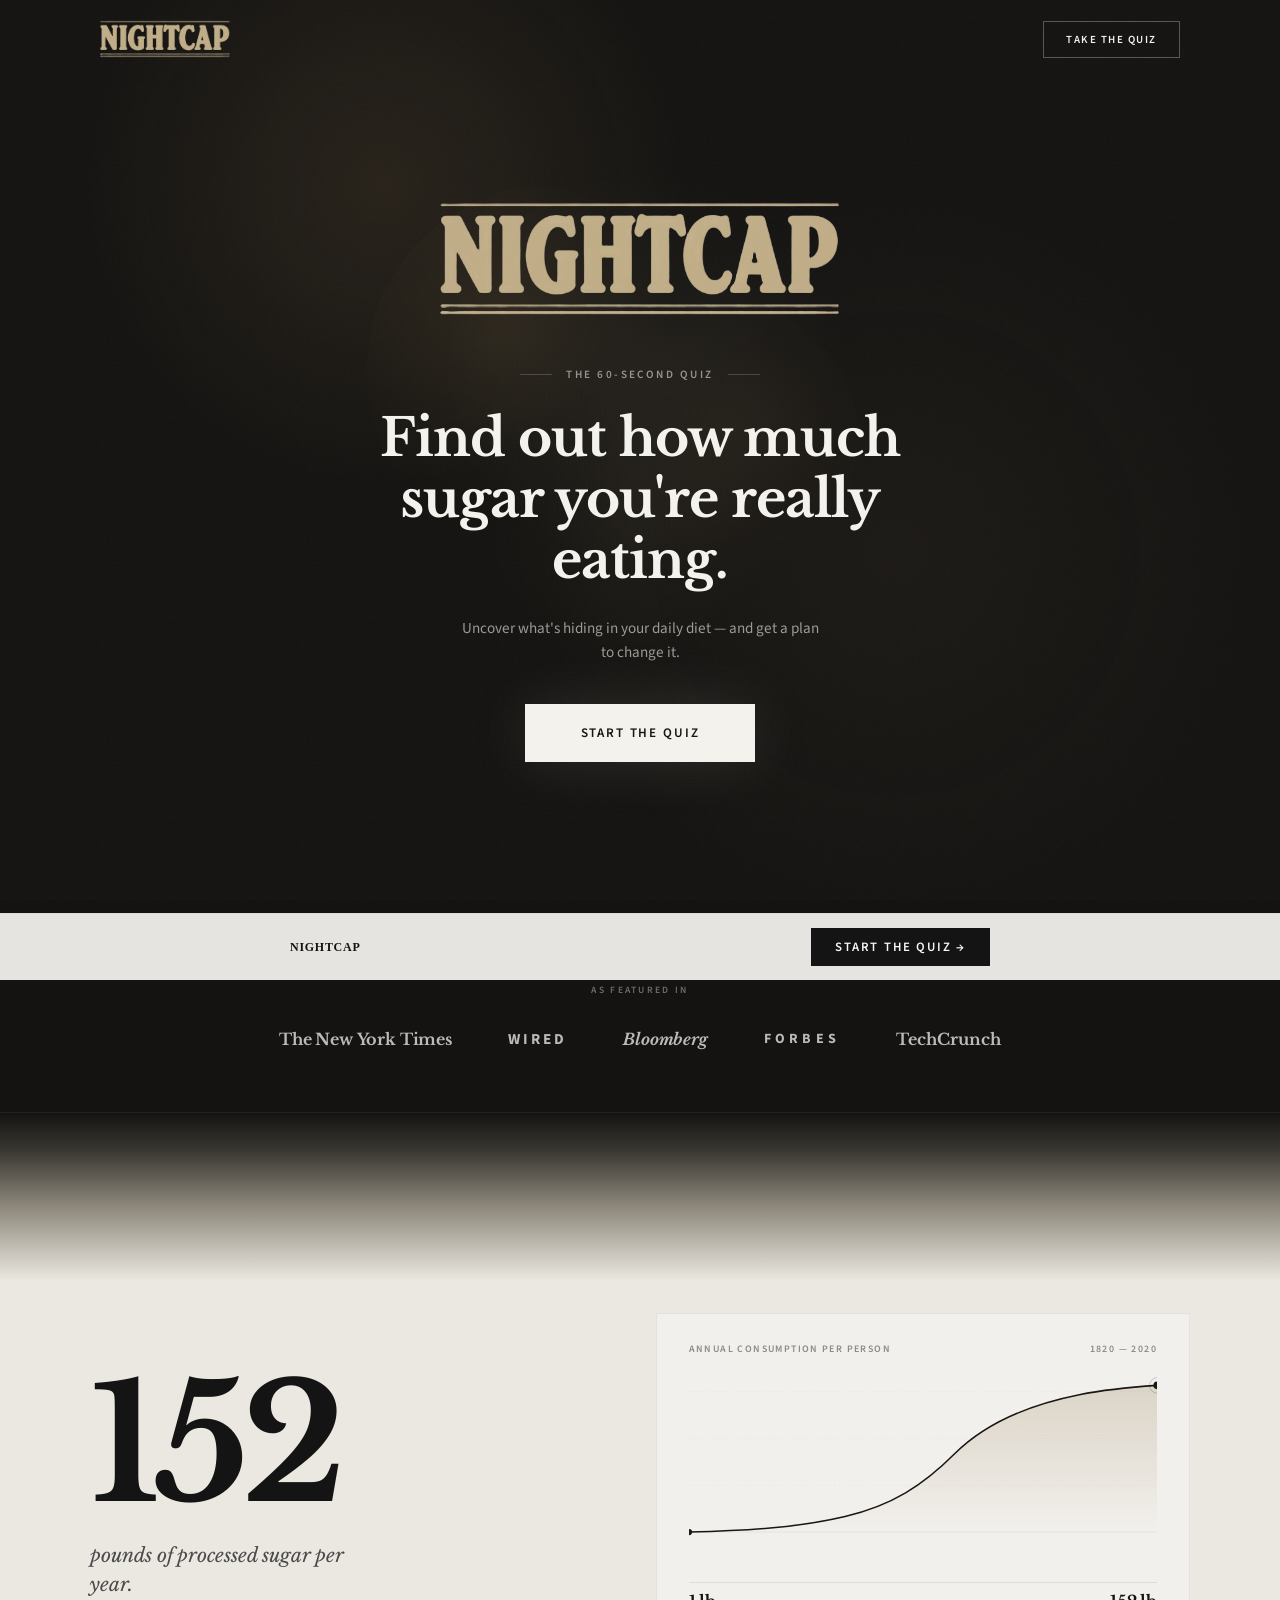
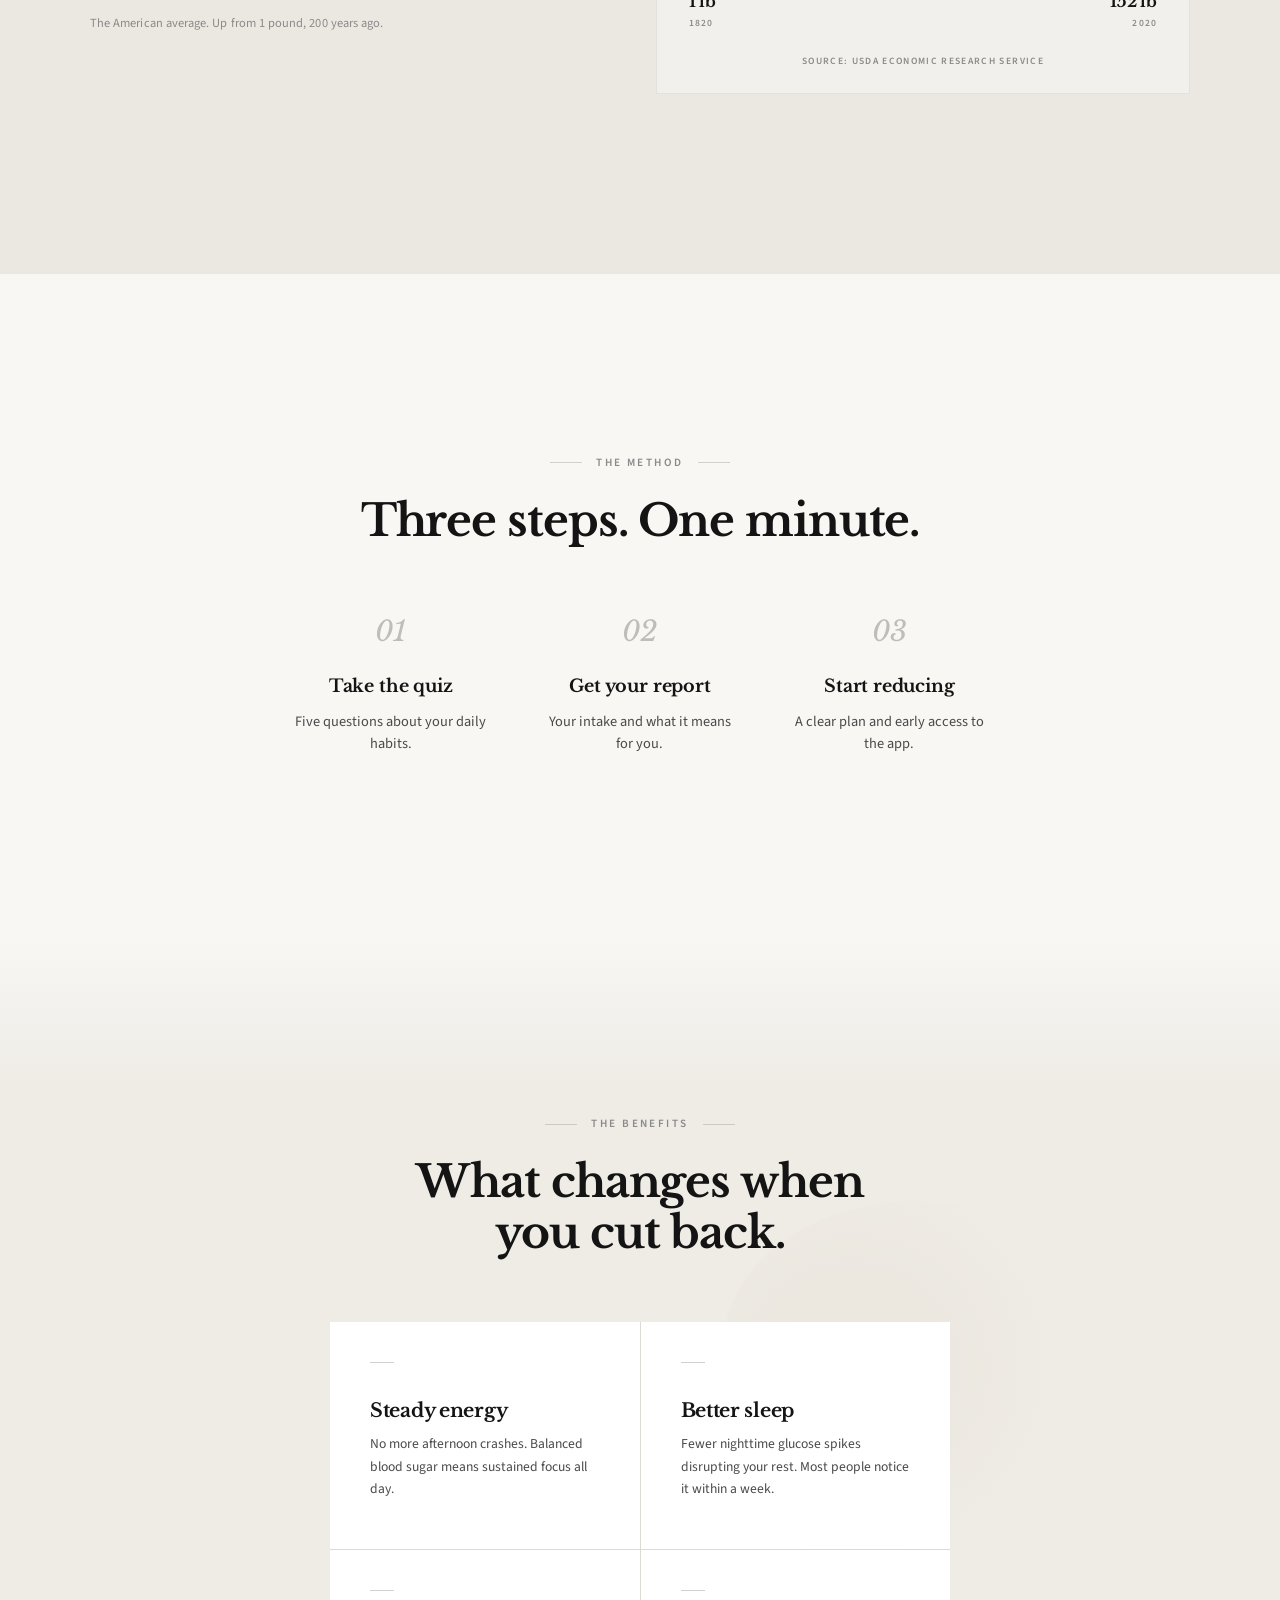
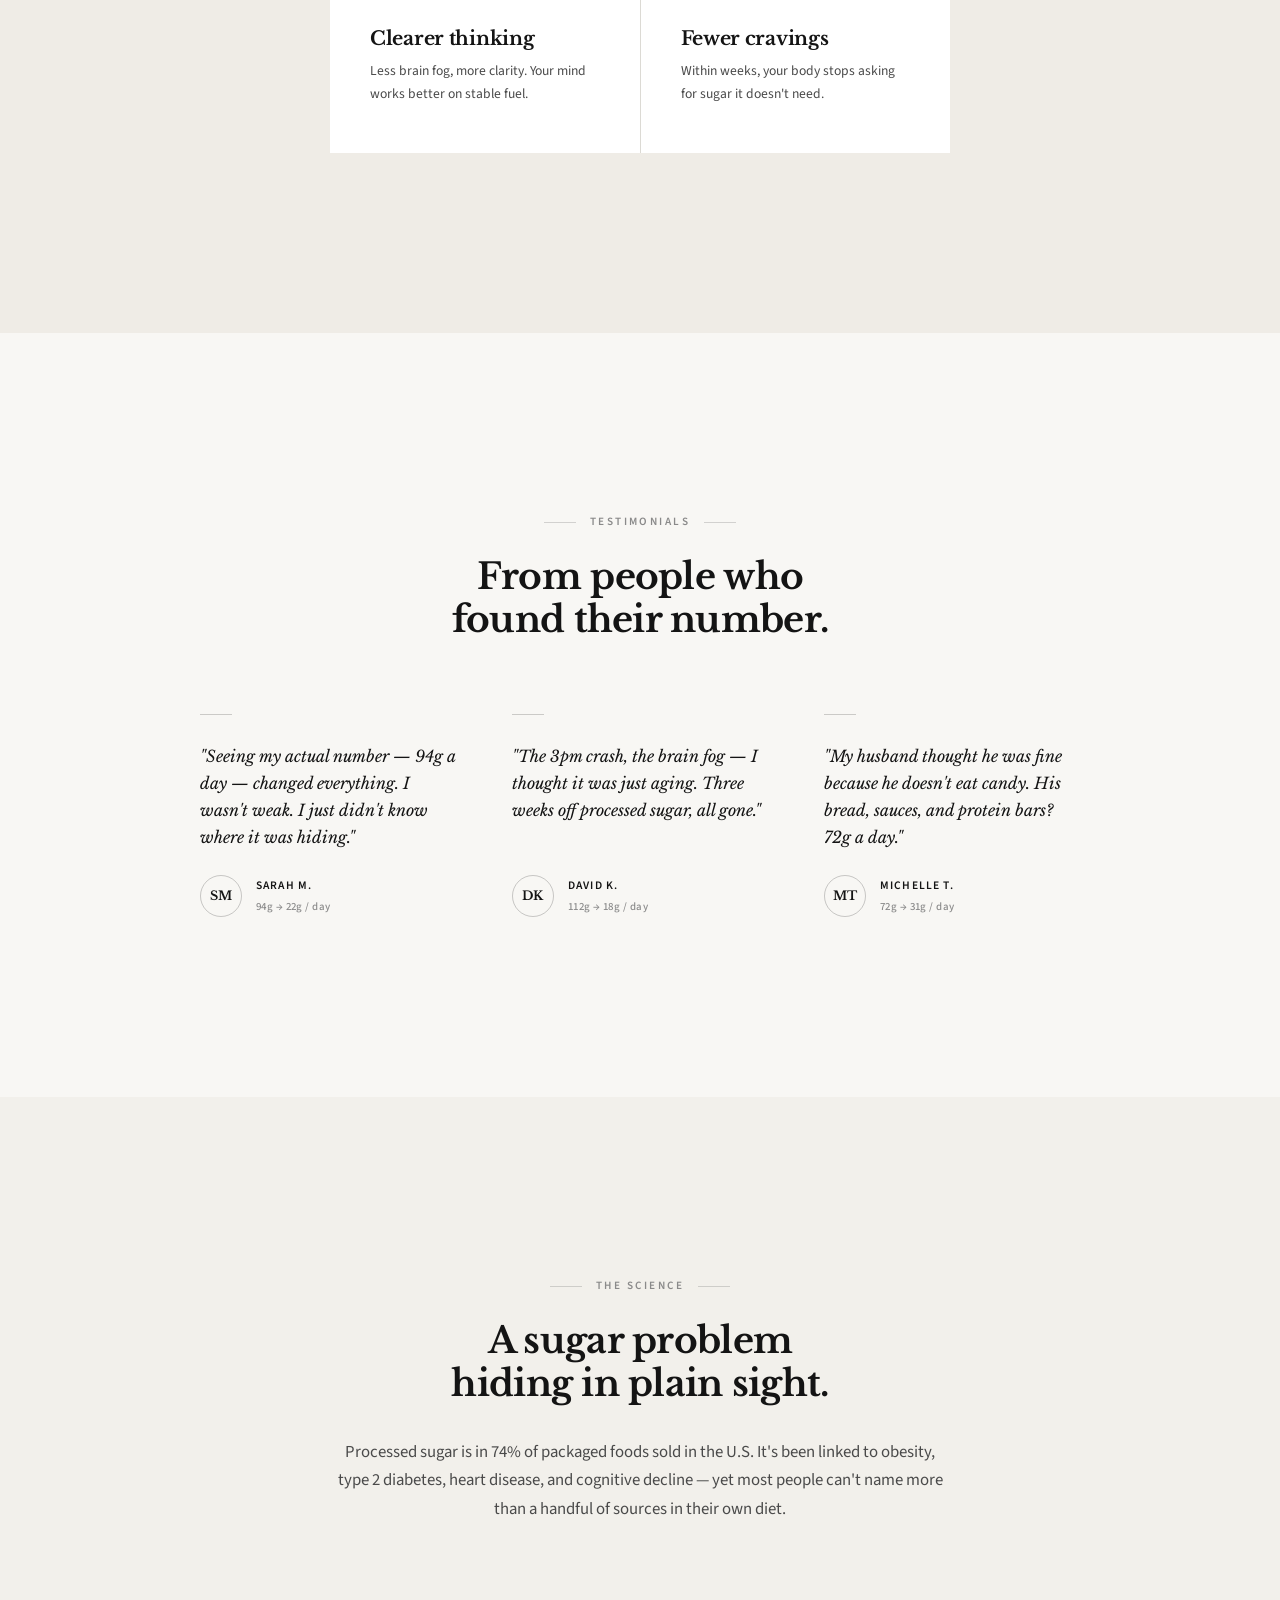
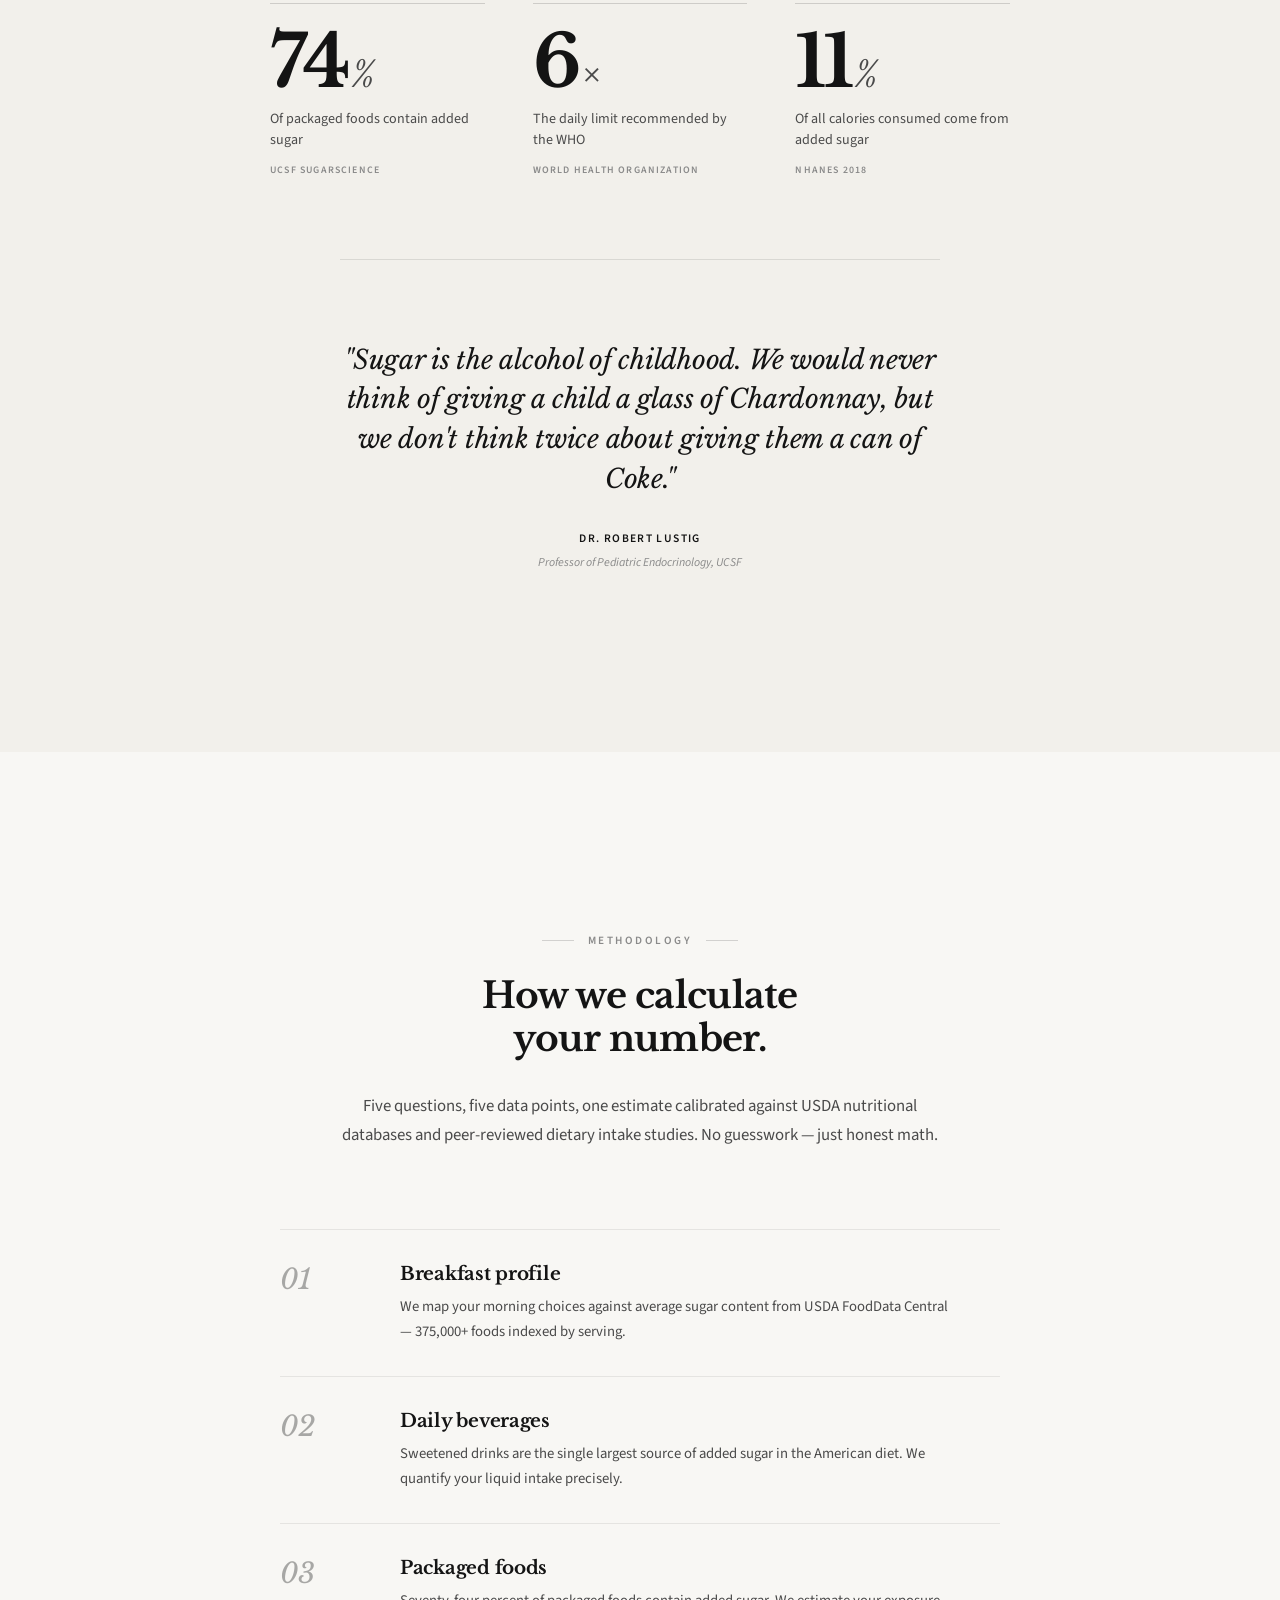
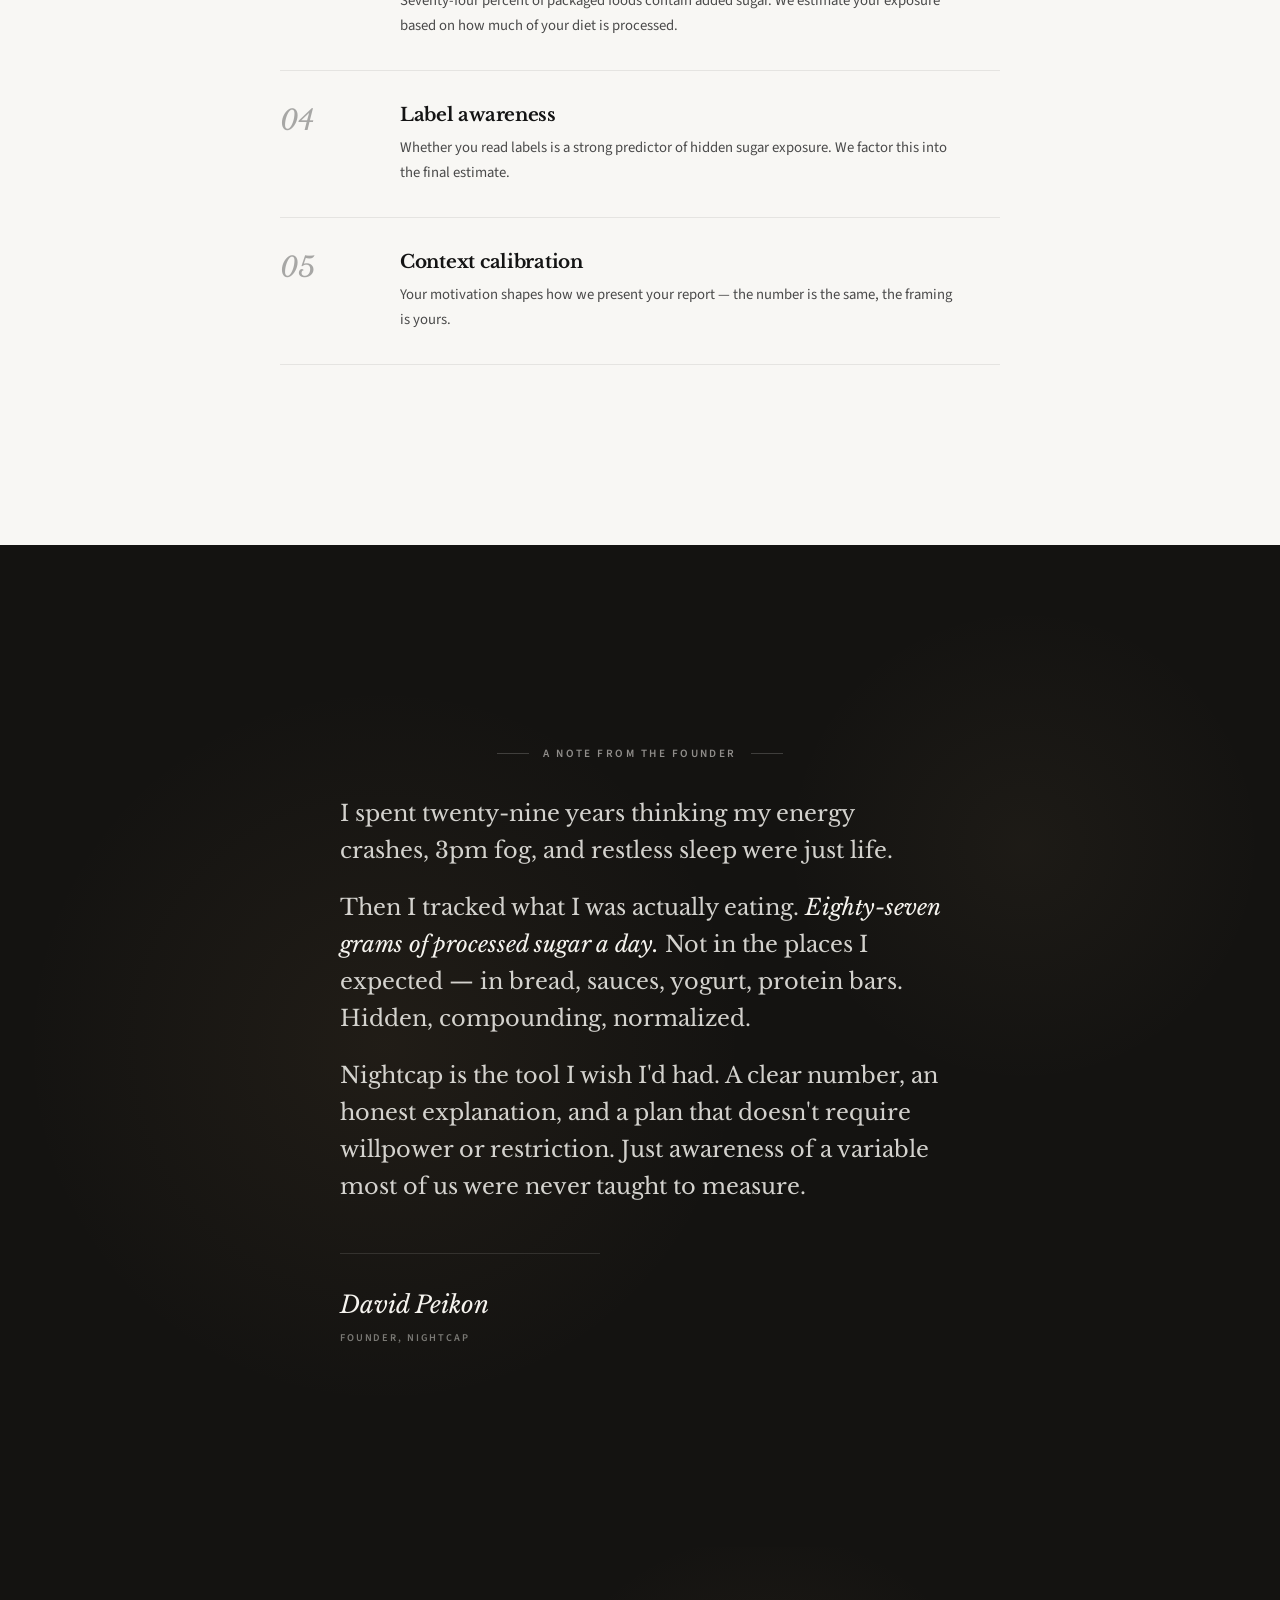
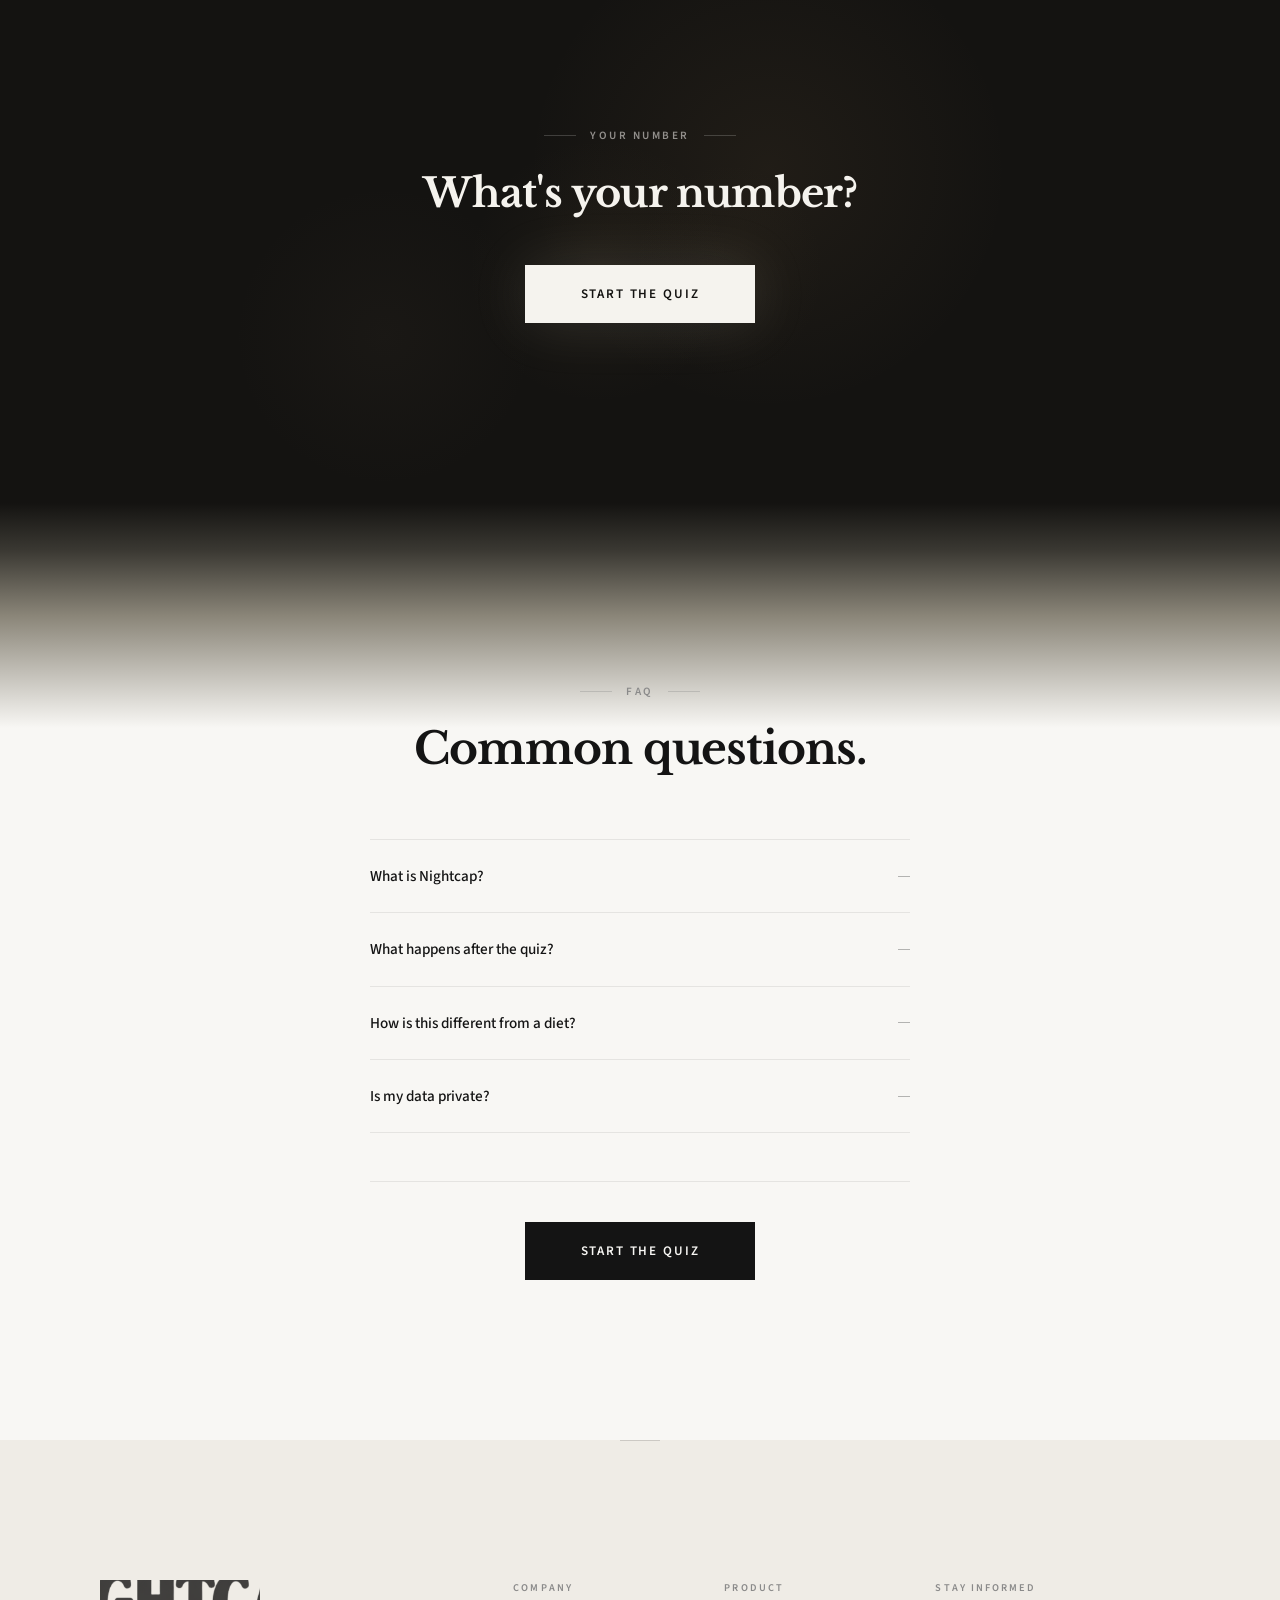
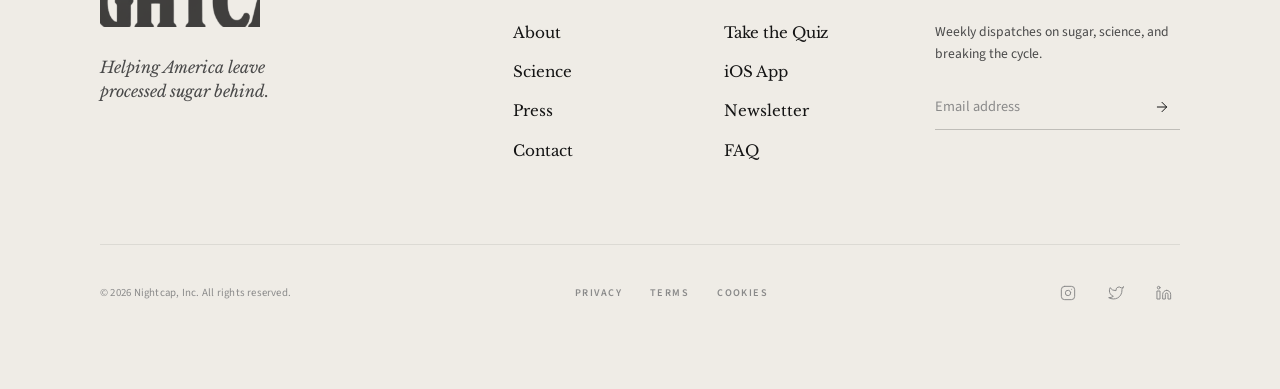
<file: nightcap-preview-all-in-one.html>
<!DOCTYPE html>
<html lang="en">
<head>
  <meta charset="UTF-8">
  <meta name="viewport" content="width=device-width, initial-scale=1.0, viewport-fit=cover">
  <title>Nightcap — Find Out How Much Sugar You're Really Eating</title>
  <meta name="description" content="Take a free 60-second quiz to uncover your daily sugar intake. Get a personalized report and a clear plan to reduce it.">

  <meta property="og:title" content="Nightcap — How Much Sugar Are You Really Eating?">
  <meta property="og:description" content="Take a free 60-second quiz. Get your personalized sugar report.">
  <meta property="og:type" content="website">
  <meta property="og:site_name" content="Nightcap">

  <meta name="twitter:card" content="summary_large_image">
  <meta name="twitter:title" content="Nightcap — How Much Sugar Are You Really Eating?">
  <meta name="twitter:description" content="Free 60-second quiz. Personalized sugar report.">

  <meta name="theme-color" content="#F7F6F3">

  <link rel="icon" href="data:image/svg+xml,<svg xmlns='http://www.w3.org/2000/svg' viewBox='0 0 100 100'><rect fill='%23141311' width='100' height='100' rx='16'/><text x='50' y='68' text-anchor='middle' fill='%23C8B078' font-family='Georgia' font-size='52' font-weight='700'>N</text></svg>">
  <link rel="preconnect" href="https://fonts.googleapis.com">
  <link rel="preconnect" href="https://fonts.gstatic.com" crossorigin>
  <link href="https://fonts.googleapis.com/css2?family=Libre+Baskerville:ital,wght@0,400;0,700;1,400&family=Source+Sans+3:wght@300;400;500;600;700&display=swap" rel="stylesheet">

  <style>
/* ==========================================================================
   Nightcap Waitlist Landing Page — Styles v2 (World-Class Edition)
   ========================================================================== */

/* ---------- Reset & Base ---------- */
*, *::before, *::after {
  box-sizing: border-box;
  margin: 0;
  padding: 0;
}

:root {
  /* Premium wellness palette — refined */
  --nc-bg: #F7F6F3;
  --nc-bg-warm: #F0EDE7;
  --nc-bg-card: #FFFFFF;
  --nc-bg-card-hover: #FAFAF8;
  --nc-surface: #EBE8E2;
  --nc-primary: #141414;
  --nc-primary-light: #2C2C2C;
  --nc-primary-dark: #080808;
  --nc-accent: #1D5C2E;
  --nc-accent-hover: #27723A;
  --nc-accent-light: #E5F0E8;
  --nc-text: #141414;
  --nc-text-muted: #4A4A4A;
  --nc-text-dim: #8A8A8A;
  --nc-error: #C44B4B;
  --nc-success: #1D5C2E;
  --nc-border: rgba(0, 0, 0, 0.06);
  --nc-border-strong: rgba(0, 0, 0, 0.1);
  --nc-radius: 8px;
  --nc-radius-lg: 14px;
  --nc-font: 'Source Sans 3', -apple-system, BlinkMacSystemFont, sans-serif;
  --nc-font-display: 'Libre Baskerville', Georgia, serif;
  --nc-spring: cubic-bezier(0.16, 1, 0.3, 1);
  --nc-transition: 0.25s cubic-bezier(0.4, 0, 0.2, 1);
  --nc-shadow-sm: 0 1px 2px rgba(0,0,0,0.04);
  --nc-shadow-md: 0 4px 12px rgba(0,0,0,0.05), 0 1px 3px rgba(0,0,0,0.03);
  --nc-shadow-lg: 0 12px 40px rgba(0,0,0,0.07), 0 2px 6px rgba(0,0,0,0.03);
}

html {
  scroll-behavior: smooth;
  -webkit-tap-highlight-color: transparent;
  -webkit-text-size-adjust: 100%;
  text-size-adjust: 100%;
}

body {
  font-family: var(--nc-font);
  font-weight: 400;
  background: #F8F7F4;
  color: var(--nc-text);
  line-height: 1.6;
  letter-spacing: 0;
  -webkit-font-smoothing: antialiased;
  -moz-osx-font-smoothing: grayscale;
  overflow-x: hidden;
}

/* Global grain texture via SVG filter */
body::after {
  content: '';
  position: fixed;
  inset: 0;
  pointer-events: none;
  z-index: 9998;
  opacity: 0.035;
  background: url("data:image/svg+xml,%3Csvg xmlns='http://www.w3.org/2000/svg' width='300' height='300'%3E%3Cfilter id='n'%3E%3CfeTurbulence type='fractalNoise' baseFrequency='0.8' numOctaves='4' stitchTiles='stitch'/%3E%3C/filter%3E%3Crect width='300' height='300' filter='url(%23n)'/%3E%3C/svg%3E");
  background-size: 200px 200px;
}
/* ---------- Skip Link (A11y) ---------- */
.nc-skip-link {
  position: absolute;
  top: -100%;
  left: 16px;
  z-index: 9999;
  padding: 12px 24px;
  background: var(--nc-primary);
  color: var(--nc-bg);
  border-radius: var(--nc-radius);
  font-weight: 600;
  text-decoration: none;
}

.nc-skip-link:focus {
  top: 16px;
}

/* ---------- Utility ---------- */
/* ---------- Top Nav ---------- */
.nc-nav {
  position: fixed;
  top: 0;
  left: 0;
  right: 0;
  z-index: 9500;
  padding: 20px 40px;
  padding-top: max(20px, env(safe-area-inset-top, 0px));
  transition: background 0.3s var(--nc-transition), border-color 0.3s var(--nc-transition);
  background: transparent;
  border-bottom: 1px solid transparent;
}

.nc-nav.is-scrolled {
  background: rgba(20, 19, 17, 0.85);
  backdrop-filter: blur(20px) saturate(1.4);
  -webkit-backdrop-filter: blur(20px) saturate(1.4);
  border-bottom-color: rgba(245, 243, 238, 0.06);
}

.nc-nav__inner {
  max-width: 1080px;
  margin: 0 auto;
  display: flex;
  align-items: center;
  justify-content: space-between;
  gap: 16px;
}

.nc-nav__logo {
  width: 130px;
  aspect-ratio: 645 / 190;
  background-image: url('public/images/dark-text-logo.png');
  background-size: 317.5% auto;
  background-position: center center;
  background-repeat: no-repeat;
}

.nc-nav__cta {
  display: inline-flex;
  align-items: center;
  padding: 10px 22px;
  background: transparent;
  color: #F5F3EE;
  border: 1px solid rgba(245, 243, 238, 0.3);
  border-radius: 0;
  font-family: var(--nc-font);
  font-size: 0.68rem;
  font-weight: 600;
  letter-spacing: 0.14em;
  text-transform: uppercase;
  cursor: pointer;
  transition: all var(--nc-transition);
}

.nc-nav__cta:hover {
  background: #F5F3EE;
  color: #141311;
  border-color: #F5F3EE;
}

.nc-nav.is-scrolled .nc-nav__cta {
  border-color: rgba(245, 243, 238, 0.35);
}

.nc-nav.is-scrolled .nc-nav__cta:hover {
  background: #F5F3EE;
  color: #141311;
}

@media (max-width: 600px) {
  .nc-nav {
    padding: 16px 24px;
    padding-top: max(16px, env(safe-area-inset-top, 0px));
  }

  .nc-nav__logo {
    width: 100px;
  }

  .nc-nav__cta {
    padding: 8px 16px;
    font-size: 0.62rem;
    letter-spacing: 0.12em;
  }
}

/* ---------- Press Strip ---------- */
.nc-press {
  padding: 60px 40px;
  background: #141311;
  border-top: 1px solid rgba(245, 243, 238, 0.06);
  border-bottom: 1px solid rgba(245, 243, 238, 0.06);
}

.nc-press__inner {
  max-width: 1200px;
  margin: 0 auto;
  display: flex;
  flex-direction: column;
  align-items: center;
  gap: 28px;
}

.nc-press__label {
  font-family: var(--nc-font);
  font-size: 0.6rem;
  font-weight: 600;
  letter-spacing: 0.24em;
  text-transform: uppercase;
  color: rgba(245, 243, 238, 0.4);
  margin: 0;
}

.nc-press__list {
  list-style: none;
  padding: 0;
  margin: 0;
  display: flex;
  align-items: center;
  justify-content: center;
  flex-wrap: wrap;
  gap: 48px 56px;
}

.nc-press__item {
  color: rgba(245, 243, 238, 0.75);
  white-space: nowrap;
  transition: color var(--nc-transition);
  cursor: default;
}

.nc-press__item:hover {
  color: #F5F3EE;
}

@media (max-width: 768px) {
  .nc-press {
    padding: 48px 24px;
  }

  .nc-press__list {
    gap: 28px 40px;
  }

  .nc-press__item {
    font-size: 0.85rem !important;
  }
}

/* ---------- Editorial Eyebrow Label ---------- */
.nc-eyebrow {
  font-family: var(--nc-font);
  font-size: 0.7rem;
  font-weight: 600;
  letter-spacing: 0.22em;
  text-transform: uppercase;
  color: var(--nc-text-dim);
  margin-bottom: 1.5rem;
  display: flex;
  align-items: center;
  justify-content: center;
  gap: 14px;
}

.nc-eyebrow::before,
.nc-eyebrow::after {
  content: '';
  width: 32px;
  height: 1px;
  background: currentColor;
  opacity: 0.35;
}

.nc-eyebrow--light {
  color: rgba(245, 243, 238, 0.55);
}

.nc-sr-only {
  position: absolute;
  width: 1px;
  height: 1px;
  padding: 0;
  margin: -1px;
  overflow: hidden;
  clip: rect(0, 0, 0, 0);
  white-space: nowrap;
  border: 0;
}

.nc-logo--sm .nc-logo__lines::before,
.nc-logo--sm .nc-logo__lines::after {
  height: 1px;
}

/* ---------- Buttons ---------- */
.nc-btn {
  display: inline-flex;
  align-items: center;
  justify-content: center;
  gap: 10px;
  padding: 14px 32px;
  border: none;
  border-radius: 0;
  font-family: var(--nc-font);
  font-size: 0.72rem;
  font-weight: 600;
  letter-spacing: 0.14em;
  text-transform: uppercase;
  cursor: pointer;
  transition: all var(--nc-transition);
  text-decoration: none;
  position: relative;
}

.nc-btn--primary {
  background: var(--nc-primary);
  color: #F7F6F3;
  padding: 20px 56px;
  font-size: 0.82rem;
  font-weight: 600;
  letter-spacing: 0.14em;
}

.nc-btn--primary:hover:not(:disabled) {
  background: var(--nc-primary-light);
  transform: translateY(-1px);
  box-shadow: 0 4px 20px rgba(0, 0, 0, 0.12);
}

.nc-btn--primary:active:not(:disabled) {
  transform: translateY(0);
}

.nc-btn--primary:disabled {
  opacity: 0.5;
  cursor: not-allowed;
}

.nc-btn--primary:focus-visible {
  outline: 2px solid var(--nc-primary);
  outline-offset: 3px;
}

.nc-btn--outline {
  background: transparent;
  color: var(--nc-primary);
  border: 1px solid var(--nc-border-strong);
}

.nc-btn--outline:hover {
  background: var(--nc-bg-warm);
  border-color: var(--nc-primary);
}

.nc-btn--outline:focus-visible {
  outline: 2px solid var(--nc-accent);
  outline-offset: 3px;
}

.nc-btn--full {
  width: 100%;
}

.nc-btn--sm {
  padding: 10px 24px;
  font-size: 0.8rem;
}

/* ---------- Hero ---------- */
.nc-hero {
  position: relative;
  min-height: 100vh;
  min-height: 100dvh;
  display: flex;
  align-items: center;
  justify-content: center;
  padding: 200px 48px 160px;
  overflow: hidden;
  background: #141311;
  color: #F5F3EE;
}

/* Gradient orbs — visible atmospheric depth */
.nc-hero::before {
  content: '';
  position: absolute;
  inset: 0;
  background:
    radial-gradient(circle 500px at 30% 20%, rgba(180, 140, 90, 0.12) 0%, transparent 60%),
    radial-gradient(circle 600px at 70% 60%, rgba(120, 100, 80, 0.08) 0%, transparent 60%),
    radial-gradient(circle 400px at 50% 40%, rgba(200, 180, 150, 0.06) 0%, transparent 50%);
  pointer-events: none;
  z-index: 0;
}

@media (max-width: 768px) {
  .nc-hero {
    min-height: auto;
    padding: 140px 36px 100px;
  }
}

/* Hero botanical illustration */
.nc-hero__illus {
  position: absolute;
  top: 50%;
  left: 50%;
  transform: translate(-50%, -50%);
  width: min(900px, 120vw);
  height: auto;
  z-index: 0;
  animation: nc-floatOrganic 25s ease-in-out infinite alternate;
}

@keyframes nc-floatOrganic {
  0% { transform: translate(-50%, -50%) rotate(0deg) scale(1); }
  100% { transform: translate(-50%, -50%) rotate(3deg) scale(1.05); }
}

.nc-hero__content {
  position: relative;
  z-index: 1;
  text-align: center;
  max-width: 580px;
  animation: nc-heroEntrance 1.2s var(--nc-spring);
}

@keyframes nc-heroEntrance {
  from { opacity: 0; transform: translateY(20px); }
  to { opacity: 1; transform: translateY(0); }
}

.nc-hero__title {
  font-family: var(--nc-font-display);
  font-size: clamp(2.25rem, 5vw, 3.25rem);
  font-weight: 700;
  line-height: 1.18;
  letter-spacing: -0.02em;
  color: #F5F3EE;
  margin-bottom: 1.5rem;
  position: relative;
  max-width: 520px;
  margin-left: auto;
  margin-right: auto;
}

.nc-hero__subtitle {
  font-size: 0.95rem;
  font-weight: 400;
  color: rgba(245, 243, 238, 0.6);
  max-width: 360px;
  margin: 0 auto 2.5rem;
  line-height: 1.6;
}

/* Hero logo — background-image on an aspect-ratio div crops the
   transparent padding perfectly. The PNG is 2048x2048 with content
   centered at 645x190 pixels, so we use background-size: 317.5% to
   scale the full image such that the content fills the container. */
.nc-hero__logo-img {
  display: block;
  width: clamp(260px, 32vw, 400px);
  aspect-ratio: 645 / 190;
  margin: 0 auto 3rem;
  background-image: url('public/images/dark-text-logo.png');
  background-size: 317.5% auto;
  background-position: center center;
  background-repeat: no-repeat;
}

/* Footer logo image */
.nc-footer__logo-img {
  display: block;
  width: 140px;
  aspect-ratio: 645 / 190;
  margin: 0 auto 2rem;
  background-image: url('public/images/black-logo.png');
  background-size: 317.5% auto;
  background-position: center center;
  background-repeat: no-repeat;
  opacity: 0.75;
}

/* Hero CTA inverted */
.nc-hero .nc-btn--primary {
  background: #F5F3EE;
  color: #141311;
  box-shadow: 0 0 60px rgba(245, 243, 238, 0.1);
}
.nc-hero .nc-btn--primary:hover:not(:disabled) {
  background: #FFFFFF;
  box-shadow: 0 0 80px rgba(255, 255, 255, 0.15);
}

/* ---------- Quiz ---------- */
.nc-quiz {
  display: none;
  padding: 100px 40px 120px;
  min-height: 100vh;
  min-height: 100dvh;
  align-items: center;
  justify-content: center;
  background: #F8F7F4;
}

.nc-quiz.active {
  display: flex;
  animation: nc-fadeInUp 0.6s cubic-bezier(0.16, 1, 0.3, 1);
}

.nc-quiz__container {
  max-width: 620px;
  width: 100%;
}
.nc-quiz__dots {
  display: flex;
  justify-content: center;
  gap: 8px;
  margin-bottom: 3rem;
}

.nc-quiz__dot {
  width: 16px;
  height: 2px;
  border-radius: 0;
  background: var(--nc-text);
  opacity: 0.12;
  transition: all var(--nc-transition);
}

.nc-quiz__dot.active {
  opacity: 0.6;
  width: 24px;
}

.nc-quiz__dot.completed {
  opacity: 0.3;
}

/* Steps */
.nc-quiz__step {
  display: none;
  animation: nc-fadeInUp 0.4s ease-out;
}

.nc-quiz__step.active {
  display: block;
  animation: nc-fadeInUp 0.6s cubic-bezier(0.16, 1, 0.3, 1);
}

.nc-quiz__step.active .nc-quiz__options {
  animation: nc-fadeInUp 0.6s cubic-bezier(0.16, 1, 0.3, 1) 0.1s both;
}

@keyframes nc-fadeInUp {
  from {
    opacity: 0;
    transform: translateY(20px);
  }
  to {
    opacity: 1;
    transform: translateY(0);
  }
}

@keyframes nc-slideOutLeft {
  from { opacity: 1; transform: translateX(0); }
  to { opacity: 0; transform: translateX(-30px); }
}

.nc-quiz__back {
  display: inline-flex;
  align-items: center;
  gap: 4px;
  margin-top: 1.5rem;
  padding: 8px 0;
  background: none;
  border: none;
  color: var(--nc-text-dim);
  font-family: var(--nc-font);
  font-size: 0.85rem;
  font-weight: 500;
  cursor: pointer;
  transition: all var(--nc-transition);
  opacity: 0;
  transform: translateY(5px);
}

.nc-quiz__back.visible {
  opacity: 1;
  transform: translateY(0);
}

.nc-quiz__back:hover {
  color: var(--nc-text);
}

.nc-quiz__almost {
  font-size: 0.65rem;
  font-weight: 600;
  text-transform: uppercase;
  letter-spacing: 0.18em;
  color: var(--nc-text-dim);
  margin-bottom: 1rem;
}

.nc-quiz__question {
  font-family: var(--nc-font-display);
  font-size: clamp(1.5rem, 3.5vw, 2rem);
  font-weight: 400;
  letter-spacing: -0.02em;
  margin-bottom: 0.75rem;
  line-height: 1.3;
}

.nc-quiz__helper {
  font-size: 0.85rem;
  font-weight: 400;
  color: var(--nc-text-dim);
  margin-bottom: 2.25rem;
  line-height: 1.5;
}

/* Options */
.nc-quiz__options {
  display: flex;
  flex-direction: column;
  gap: 8px;
}

.nc-quiz__option {
  display: flex;
  align-items: center;
  justify-content: space-between;
  gap: 20px;
  padding: 22px 28px;
  background: #FFFFFF;
  border: 1px solid transparent;
  border-radius: 0;
  cursor: pointer;
  transition: all var(--nc-transition);
  text-align: left;
  font-family: var(--nc-font);
  font-size: 0.95rem;
  font-weight: 400;
  color: var(--nc-text);
  width: 100%;
  box-shadow: 0 1px 3px rgba(0, 0, 0, 0.03);
}

.nc-quiz__option:hover {
  border-color: rgba(0, 0, 0, 0.18);
  box-shadow: 0 4px 16px rgba(0, 0, 0, 0.06);
  transform: translateY(-1px);
}

.nc-quiz__option:focus-visible {
  outline: 2px solid var(--nc-primary-light);
  outline-offset: 2px;
}

.nc-quiz__option.selected {
  background: var(--nc-primary);
  border-color: var(--nc-primary);
  color: #F7F6F3;
  animation: nc-optionSelect 0.3s cubic-bezier(0.16, 1, 0.3, 1);
}

@keyframes nc-optionSelect {
  0% { transform: scale(1); }
  50% { transform: scale(1.02); }
  100% { transform: scale(1); }
}

.nc-quiz__option.selected .nc-quiz__option-sugar {
  color: rgba(255, 255, 255, 0.8);
}

.nc-quiz__option-label {
  flex: 1;
  font-weight: 500;
  letter-spacing: -0.005em;
}

.nc-quiz__option-sugar {
  font-size: 0.7rem;
  font-weight: 600;
  color: var(--nc-text-dim);
  white-space: nowrap;
  font-variant-numeric: tabular-nums;
  text-transform: uppercase;
  letter-spacing: 0.06em;
}

/* Back button */

/* ---------- Signup ---------- */
.nc-signup {
  display: none;
  padding: 100px 32px 120px;
  min-height: 100vh;
  min-height: 100dvh;
  align-items: center;
  justify-content: center;
  background: #F8F7F4;
}

.nc-signup.active {
  display: flex;
  animation: nc-fadeInUp 0.6s cubic-bezier(0.16, 1, 0.3, 1);
}

.nc-signup__container {
  max-width: 440px;
  width: 100%;
}

.nc-signup__card {
  background: var(--nc-bg-card);
  border: none;
  border-radius: 0;
  padding: 3rem 2.5rem;
  box-shadow: 0 24px 80px rgba(0, 0, 0, 0.08), 0 4px 16px rgba(0, 0, 0, 0.04);
  position: relative;
}

.nc-signup__card::before {
  content: '';
  position: absolute;
  top: 0;
  left: 50%;
  transform: translateX(-50%);
  width: 32px;
  height: 1px;
  background: var(--nc-text);
  opacity: 0.2;
}

.nc-signup__header {
  text-align: center;
  margin-bottom: 2rem;
}

/* Signup teaser */
.nc-signup__teaser {
  text-align: center;
  margin-bottom: 2.5rem;
  padding-bottom: 2.5rem;
  border-bottom: 1px solid rgba(0, 0, 0, 0.08);
}

.nc-signup__teaser-label {
  font-size: 0.65rem;
  font-weight: 600;
  text-transform: uppercase;
  letter-spacing: 0.2em;
  color: var(--nc-text-dim);
  margin-bottom: 0.5rem;
}

.nc-signup__teaser-number {
  font-family: var(--nc-font-display);
  font-size: 3rem;
  font-weight: 700;
  letter-spacing: -0.03em;
  line-height: 1;
  color: var(--nc-text);
  margin: 0;
  animation: nc-numberLand 0.6s cubic-bezier(0.34, 1.56, 0.64, 1) forwards;
}

.nc-signup__teaser-sub {
  font-size: 0.82rem;
  font-weight: 500;
  color: var(--nc-text-dim);
  margin-top: 0.25rem;
}

.nc-signup__title {
  font-family: var(--nc-font-display);
  font-size: clamp(1.4rem, 3vw, 1.65rem);
  font-weight: 400;
  letter-spacing: -0.015em;
  margin-bottom: 1rem;
  line-height: 1.3;
}

/* Form Elements */
.nc-form-group {
  margin-bottom: 1.5rem;
}

.nc-input {
  width: 100%;
  padding: 16px 18px;
  background: transparent;
  border: none;
  border-bottom: 1px solid rgba(0, 0, 0, 0.12);
  border-radius: 0;
  font-family: var(--nc-font);
  font-size: 0.95rem;
  color: var(--nc-text);
  transition: all var(--nc-transition);
  outline: none;
}

.nc-input::placeholder {
  color: var(--nc-text-dim);
  font-weight: 400;
}

.nc-input:focus {
  border-bottom-color: var(--nc-primary);
  background: transparent;
  box-shadow: none;
}

.nc-input.error {
  border-bottom-color: var(--nc-error);
  animation: nc-shake 0.4s ease-out;
}

.nc-input.valid {
  border-bottom-color: var(--nc-success);
}

@keyframes nc-shake {
  0%, 100% { transform: translateX(0); }
  20% { transform: translateX(-6px); }
  40% { transform: translateX(6px); }
  60% { transform: translateX(-4px); }
  80% { transform: translateX(4px); }
}

.nc-input-error {
  display: block;
  font-size: 0.8rem;
  color: var(--nc-error);
  margin-top: 4px;
  min-height: 1.2em;
  transition: opacity var(--nc-transition);
}

/* Spinner */
.nc-spinner {
  display: inline-block;
  width: 16px;
  height: 16px;
  border: 2px solid rgba(255, 255, 255, 0.3);
  border-top-color: #FFFFFF;
  border-radius: 50%;
  animation: nc-spin 0.6s linear infinite;
}

@keyframes nc-spin {
  to { transform: rotate(360deg); }
}

/* ---------- Results ---------- */
.nc-results {
  display: none;
  padding: 120px 32px 140px;
  min-height: 100vh;
  min-height: 100dvh;
  background: #F8F7F4;
}

.nc-results.active {
  display: block;
  animation: nc-fadeInUp 0.8s cubic-bezier(0.16, 1, 0.3, 1);
}

.nc-results__container {
  max-width: 580px;
  margin: 0 auto;
}

.nc-results__report {
  text-align: center;
  margin-bottom: 2.5rem;
  padding-bottom: 2.5rem;
  border-bottom: 1px solid rgba(0, 0, 0, 0.08);
}

.nc-results__your-label {
  font-family: var(--nc-font);
  font-size: 0.65rem;
  font-weight: 600;
  text-transform: uppercase;
  letter-spacing: 0.2em;
  color: var(--nc-text-dim);
  margin-bottom: 0.75rem;
}

.nc-results__big-number {
  font-family: var(--nc-font-display);
  font-size: clamp(4rem, 11vw, 6rem);
  font-weight: 700;
  letter-spacing: -0.035em;
  line-height: 1;
  color: var(--nc-text);
  margin-bottom: 0.5rem;
  animation: nc-numberLand 0.8s cubic-bezier(0.34, 1.56, 0.64, 1) forwards;
}

@keyframes nc-numberLand {
  from { opacity: 0; transform: scale(0.85); }
  to { opacity: 1; transform: scale(1); }
}

.nc-results__big-number-unit {
  font-size: 0.4em;
  font-weight: 400;
  vertical-align: baseline;
  color: var(--nc-text-muted);
  margin-left: 0.1em;
}

.nc-results__big-label {
  font-size: 0.72rem;
  font-weight: 600;
  color: var(--nc-text-dim);
  margin-bottom: 2.5rem;
  letter-spacing: 0.12em;
  text-transform: uppercase;
}

/* Ring */

.nc-results__title {
  font-family: var(--nc-font-display);
  font-size: clamp(1.5rem, 3.5vw, 1.85rem);
  font-weight: 700;
  letter-spacing: -0.02em;
  line-height: 1.25;
  margin-bottom: 0.75rem;
}

.nc-results__subtitle {
  color: var(--nc-text-muted);
  font-size: 0.95rem;
  font-weight: 400;
  line-height: 1.7;
  max-width: 440px;
  margin: 0 auto;
}
/* CTA Card */

.nc-results__cta-note {
  font-size: 0.8rem;
  color: var(--nc-accent);
  margin-top: 10px;
}

/* Referral Card */

.nc-referral-socials {
  display: flex;
  justify-content: center;
  gap: 2rem;
  flex-wrap: wrap;
}

.nc-referral-socials__btn {
  display: inline-flex;
  align-items: center;
  gap: 8px;
  padding: 8px 0;
  border: none;
  border-bottom: 1px solid rgba(0, 0, 0, 0.12);
  background: transparent;
  color: var(--nc-text);
  font-family: var(--nc-font);
  font-size: 0.72rem;
  font-weight: 600;
  letter-spacing: 0.12em;
  text-transform: uppercase;
  cursor: pointer;
  transition: all var(--nc-transition);
}

.nc-referral-socials__btn svg {
  flex-shrink: 0;
  opacity: 0.5;
}

.nc-referral-socials__btn:hover {
  border-bottom-color: var(--nc-primary);
}

.nc-referral-socials__btn:hover svg {
  opacity: 0.8;
}

/* ---------- Toast ---------- */
.nc-toast-container {
  position: fixed;
  top: 24px;
  right: 24px;
  z-index: 10000;
  display: flex;
  flex-direction: column;
  gap: 8px;
  pointer-events: none;
}

.nc-toast {
  display: flex;
  align-items: center;
  gap: 10px;
  padding: 14px 20px;
  background: var(--nc-bg-card);
  border: 1px solid rgba(0, 0, 0, 0.08);
  border-radius: 0;
  box-shadow: var(--nc-shadow-lg);
  font-size: 0.85rem;
  color: var(--nc-text);
  pointer-events: auto;
  animation: nc-toastIn 0.35s ease-out;
  max-width: 360px;
}

.nc-toast--success {
  border-color: rgba(0, 0, 0, 0.06);
}

.nc-toast--success .nc-toast__icon {
  color: var(--nc-success);
}

.nc-toast.exiting {
  animation: nc-toastOut 0.3s ease-in forwards;
}

@keyframes nc-toastIn {
  from { opacity: 0; transform: translateX(30px); }
  to { opacity: 1; transform: translateX(0); }
}

@keyframes nc-toastOut {
  from { opacity: 1; transform: translateX(0); }
  to { opacity: 0; transform: translateX(30px); }
}

/* ---------- Footer ---------- */
.nc-footer {
  padding: 140px 48px 80px;
  padding-bottom: max(80px, env(safe-area-inset-bottom, 0px));
  border-top: none;
  text-align: left;
  background: #EFECE6;
  position: relative;
}

.nc-footer::before {
  content: '';
  position: absolute;
  top: 0;
  left: 50%;
  transform: translateX(-50%);
  width: 40px;
  height: 1px;
  background: rgba(0, 0, 0, 0.15);
}

.nc-footer__container {
  max-width: 1080px;
  margin: 0 auto;
}

.nc-footer__top {
  display: grid;
  grid-template-columns: 1fr 2fr;
  gap: 80px;
  padding-bottom: 80px;
  border-bottom: 1px solid rgba(0, 0, 0, 0.08);
}

.nc-footer__brand {
  display: flex;
  flex-direction: column;
  align-items: flex-start;
}

.nc-footer__logo-img {
  display: block;
  width: 160px;
  aspect-ratio: 645 / 190;
  margin: 0 0 1.75rem;
  background-image: url('public/images/black-logo.png');
  background-size: 317.5% auto;
  background-position: center center;
  background-repeat: no-repeat;
  opacity: 0.85;
}

.nc-footer__tagline {
  font-family: var(--nc-font-display);
  font-size: 1rem;
  font-weight: 400;
  font-style: italic;
  color: var(--nc-text-muted);
  line-height: 1.5;
  margin: 0;
  max-width: 260px;
}

.nc-footer__cols {
  display: grid;
  grid-template-columns: 1fr 1fr 1.5fr;
  gap: 48px;
}

.nc-footer__col-title {
  font-family: var(--nc-font);
  font-size: 0.65rem;
  font-weight: 600;
  letter-spacing: 0.2em;
  text-transform: uppercase;
  color: var(--nc-text-dim);
  margin: 0 0 1.5rem;
}

.nc-footer__list {
  list-style: none;
  padding: 0;
  margin: 0;
  display: flex;
  flex-direction: column;
  gap: 0.85rem;
}

.nc-footer__list a {
  font-family: var(--nc-font-display);
  font-size: 0.95rem;
  font-weight: 400;
  color: var(--nc-text);
  text-decoration: none;
  transition: color var(--nc-transition);
  letter-spacing: -0.005em;
}

.nc-footer__list a:hover {
  color: var(--nc-text-dim);
}

.nc-footer__col-desc {
  font-size: 0.85rem;
  font-weight: 400;
  color: var(--nc-text-muted);
  line-height: 1.6;
  margin: 0 0 1.25rem;
  max-width: 280px;
}

.nc-footer__newsletter {
  display: flex;
  align-items: center;
  border-bottom: 1px solid rgba(0, 0, 0, 0.2);
  max-width: 320px;
}

.nc-footer__email {
  flex: 1;
  padding: 12px 0;
  background: transparent;
  border: none;
  outline: none;
  font-family: var(--nc-font);
  font-size: 0.9rem;
  color: var(--nc-text);
}

.nc-footer__email::placeholder {
  color: var(--nc-text-dim);
}

.nc-footer__subscribe {
  display: flex;
  align-items: center;
  justify-content: center;
  width: 36px;
  height: 36px;
  background: transparent;
  border: none;
  color: var(--nc-text);
  cursor: pointer;
  transition: color var(--nc-transition), transform var(--nc-transition);
}

.nc-footer__subscribe:hover {
  transform: translateX(2px);
}

.nc-footer__bottom {
  display: flex;
  align-items: center;
  justify-content: space-between;
  gap: 32px;
  padding-top: 32px;
  flex-wrap: wrap;
}

.nc-footer__legal {
  font-size: 0.68rem;
  font-weight: 400;
  color: var(--nc-text-dim);
  margin: 0;
  letter-spacing: 0.02em;
}

.nc-footer__bottom-links {
  display: flex;
  gap: 28px;
}

.nc-footer__bottom-links a {
  font-size: 0.64rem;
  font-weight: 600;
  color: var(--nc-text-dim);
  text-decoration: none;
  letter-spacing: 0.14em;
  text-transform: uppercase;
  transition: color var(--nc-transition);
}

.nc-footer__bottom-links a:hover {
  color: var(--nc-text);
}

.nc-footer__social {
  display: flex;
  gap: 16px;
}

.nc-footer__social a {
  display: flex;
  align-items: center;
  justify-content: center;
  width: 32px;
  height: 32px;
  color: var(--nc-text-dim);
  transition: color var(--nc-transition);
}

.nc-footer__social a:hover {
  color: var(--nc-text);
}

@media (max-width: 900px) {
  .nc-footer__top {
    grid-template-columns: 1fr;
    gap: 56px;
  }

  .nc-footer__cols {
    grid-template-columns: 1fr 1fr;
    gap: 40px 32px;
  }

  .nc-footer__col--newsletter {
    grid-column: 1 / -1;
  }
}

@media (max-width: 480px) {
  .nc-footer {
    padding: 80px 24px 40px;
  }

  .nc-footer__top {
    padding-bottom: 56px;
  }

  .nc-footer__bottom {
    flex-direction: column;
    align-items: flex-start;
    gap: 20px;
  }
}

/* ---------- Scroll Reveal ---------- */
.nc-reveal {
  opacity: 0;
  transform: translateY(32px);
  transition: opacity 1s cubic-bezier(0.16, 1, 0.3, 1), transform 1s cubic-bezier(0.16, 1, 0.3, 1);
}

.nc-reveal.visible {
  opacity: 1;
  transform: translateY(0);
}

.nc-reveal--delay-1 { transition-delay: 0.12s; }
.nc-reveal--delay-2 { transition-delay: 0.24s; }
.nc-reveal--delay-3 { transition-delay: 0.36s; }
.nc-reveal--delay-4 { transition-delay: 0.48s; }

/* ---------- Pre-commitment ---------- */
.nc-precommit {
  display: none;
  min-height: 100vh;
  align-items: center;
  justify-content: center;
  padding: 40px 32px;
  text-align: center;
}

.nc-precommit.active {
  display: flex;
  animation: nc-fadeInUp 0.5s ease-out;
}

.nc-precommit__container {
  max-width: 440px;
}

.nc-precommit__question {
  font-family: var(--nc-font-display);
  font-size: clamp(1.5rem, 3.5vw, 2rem);
  font-weight: 700;
  letter-spacing: -0.025em;
  line-height: 1.25;
  margin-bottom: 3rem;
}

.nc-precommit__actions {
  display: flex;
  flex-direction: column;
  align-items: center;
  gap: 1rem;
}

.nc-precommit__no {
  background: none;
  border: none;
  font-family: var(--nc-font);
  font-size: 0.82rem;
  font-weight: 500;
  color: var(--nc-text-dim);
  cursor: pointer;
  padding: 8px;
  transition: color var(--nc-transition);
}

.nc-precommit__no:hover {
  color: var(--nc-text-muted);
}

/* ---------- Benefits Grid ---------- */
.nc-benefits {
  padding: 180px 48px;
  text-align: center;
  position: relative;
  background:
    linear-gradient(180deg, #F8F7F4, #EFECE6 15%),
    radial-gradient(circle 500px at 80% 40%, rgba(220, 200, 160, 0.15) 0%, transparent 60%),
    #EFECE6;
}

.nc-benefits__bg-shape {
  position: absolute;
  right: -10%;
  top: 50%;
  transform: translateY(-50%);
  width: 60%;
  height: auto;
  z-index: 0;
  pointer-events: none;
}

.nc-benefits__container {
  position: relative;
  z-index: 1;
  max-width: 620px;
  margin: 0 auto;
}

.nc-benefits__title {
  font-family: var(--nc-font-display);
  font-size: clamp(2rem, 5vw, 2.75rem);
  font-weight: 700;
  letter-spacing: -0.025em;
  margin-bottom: 4rem;
  line-height: 1.15;
}

.nc-benefits__grid {
  display: grid;
  grid-template-columns: 1fr 1fr;
  gap: 1px;
  background: rgba(0, 0, 0, 0.08);
  overflow: hidden;
}

.nc-benefits__item {
  padding: 56px 40px 48px;
  background: var(--nc-bg-card);
  text-align: left;
  transition: background var(--nc-transition);
  position: relative;
}

.nc-benefits__item::before {
  content: '';
  position: absolute;
  top: 40px;
  left: 40px;
  width: 24px;
  height: 1px;
  background: var(--nc-text);
  opacity: 0.2;
}

.nc-benefits__item:hover {
  background: var(--nc-bg-card-hover);
}

.nc-benefits__item-title {
  font-family: var(--nc-font-display);
  font-size: 1.2rem;
  font-weight: 700;
  letter-spacing: -0.015em;
  margin-top: 20px;
  margin-bottom: 10px;
  line-height: 1.3;
}

.nc-benefits__item-desc {
  font-size: 0.85rem;
  font-weight: 400;
  color: var(--nc-text-muted);
  line-height: 1.65;
}

/* ---------- Science ---------- */
.nc-science {
  padding: 180px 48px;
  background: #F2F0EB;
  position: relative;
}

.nc-science__container {
  max-width: 740px;
  margin: 0 auto;
  text-align: center;
}

.nc-science__title {
  font-family: var(--nc-font-display);
  font-size: clamp(1.75rem, 4vw, 2.25rem);
  font-weight: 700;
  letter-spacing: -0.02em;
  line-height: 1.2;
  margin-bottom: 2rem;
}

.nc-science__lede {
  font-family: var(--nc-font);
  font-size: 1.05rem;
  font-weight: 400;
  line-height: 1.7;
  color: var(--nc-text-muted);
  max-width: 620px;
  margin: 0 auto 5rem;
}

.nc-science__stats {
  display: grid;
  grid-template-columns: repeat(3, 1fr);
  gap: 48px;
  max-width: 800px;
  margin: 0 auto 5rem;
  text-align: left;
}

.nc-science__stat {
  display: flex;
  flex-direction: column;
  gap: 12px;
  padding-top: 24px;
  border-top: 1px solid rgba(0, 0, 0, 0.15);
}

.nc-science__stat-num {
  font-family: var(--nc-font-display);
  font-size: clamp(3.25rem, 6.5vw, 4.5rem);
  font-weight: 700;
  letter-spacing: -0.04em;
  line-height: 0.95;
  color: var(--nc-text);
  font-variant-numeric: tabular-nums;
  display: flex;
  align-items: baseline;
}

.nc-science__stat-unit {
  font-family: var(--nc-font-display);
  font-size: 0.5em;
  font-weight: 400;
  font-style: italic;
  margin-left: 0.08em;
  color: var(--nc-text-muted);
}

.nc-science__stat-label {
  font-size: 0.88rem;
  font-weight: 400;
  color: var(--nc-text-muted);
  line-height: 1.5;
  max-width: 240px;
}

.nc-science__stat-source {
  font-size: 0.62rem;
  font-weight: 600;
  letter-spacing: 0.12em;
  text-transform: uppercase;
  color: var(--nc-text-dim);
  margin-top: auto;
}

.nc-science__pullquote {
  max-width: 600px;
  margin: 0 auto;
  padding-top: 5rem;
  border-top: 1px solid rgba(0, 0, 0, 0.1);
  text-align: center;
}

.nc-science__pullquote blockquote {
  font-family: var(--nc-font-display);
  font-size: clamp(1.25rem, 2.75vw, 1.65rem);
  font-weight: 400;
  font-style: italic;
  line-height: 1.5;
  color: var(--nc-text);
  margin: 0 0 2rem;
  letter-spacing: -0.01em;
}

.nc-science__pullquote figcaption {
  display: flex;
  flex-direction: column;
  gap: 4px;
}

.nc-science__pq-name {
  font-family: var(--nc-font);
  font-size: 0.72rem;
  font-weight: 600;
  letter-spacing: 0.12em;
  text-transform: uppercase;
  color: var(--nc-text);
}

.nc-science__pq-title {
  font-family: var(--nc-font);
  font-size: 0.75rem;
  font-weight: 400;
  font-style: italic;
  color: var(--nc-text-dim);
}

@media (max-width: 768px) {
  .nc-science__stats {
    grid-template-columns: 1fr;
    gap: 40px;
  }
}

@media (max-width: 480px) {
  .nc-science {
    padding: 100px 24px;
  }

  .nc-science__lede {
    font-size: 0.95rem;
    margin-bottom: 3.5rem;
  }

  .nc-science__stats {
    margin-bottom: 3.5rem;
  }

  .nc-science__pullquote {
    padding-top: 3rem;
  }
}

/* ---------- Methodology ---------- */
.nc-method {
  padding: 180px 48px;
  background: #F8F7F4;
  position: relative;
}

.nc-method__container {
  max-width: 720px;
  margin: 0 auto;
  text-align: center;
}

.nc-method__title {
  font-family: var(--nc-font-display);
  font-size: clamp(1.75rem, 4vw, 2.25rem);
  font-weight: 700;
  letter-spacing: -0.02em;
  line-height: 1.2;
  margin-bottom: 2rem;
}

.nc-method__lede {
  font-family: var(--nc-font);
  font-size: 1.05rem;
  font-weight: 400;
  line-height: 1.7;
  color: var(--nc-text-muted);
  max-width: 620px;
  margin: 0 auto 5rem;
}

.nc-method__steps {
  list-style: none;
  margin: 0;
  padding: 0;
  text-align: left;
  max-width: 760px;
  margin: 0 auto;
}

.nc-method__step {
  display: grid;
  grid-template-columns: 80px 1fr;
  gap: 40px;
  padding: 32px 0;
  border-top: 1px solid rgba(0, 0, 0, 0.08);
  align-items: start;
}

.nc-method__step:last-child {
  border-bottom: 1px solid rgba(0, 0, 0, 0.08);
}

.nc-method__index {
  font-family: var(--nc-font-display);
  font-size: 1.75rem;
  font-weight: 400;
  font-style: italic;
  color: var(--nc-text);
  opacity: 0.35;
  line-height: 1;
  padding-top: 4px;
  font-variant-numeric: tabular-nums;
}

.nc-method__body {
  display: flex;
  flex-direction: column;
  gap: 8px;
}

.nc-method__step-title {
  font-family: var(--nc-font-display);
  font-size: 1.15rem;
  font-weight: 700;
  letter-spacing: -0.015em;
  color: var(--nc-text);
  margin: 0;
  line-height: 1.3;
}

.nc-method__step-desc {
  font-size: 0.92rem;
  font-weight: 400;
  line-height: 1.7;
  color: var(--nc-text-muted);
  margin: 0;
  max-width: 560px;
}

@media (max-width: 768px) {
  .nc-method {
    padding: 120px 32px;
  }

  .nc-method__step {
    grid-template-columns: 60px 1fr;
    gap: 24px;
    padding: 28px 0;
  }

  .nc-method__index {
    font-size: 1.5rem;
  }
}

@media (max-width: 480px) {
  .nc-method {
    padding: 100px 24px;
  }

  .nc-method__lede {
    font-size: 0.95rem;
    margin-bottom: 3.5rem;
  }

  .nc-method__step {
    grid-template-columns: 48px 1fr;
    gap: 20px;
    padding: 24px 0;
  }

  .nc-method__index {
    font-size: 1.35rem;
  }

  .nc-method__step-title {
    font-size: 1.05rem;
  }

  .nc-method__step-desc {
    font-size: 0.88rem;
  }
}

/* ---------- Founder Note ---------- */
.nc-founder {
  padding: 200px 48px;
  background: #141311;
  position: relative;
  overflow: hidden;
  color: #F5F3EE;
}

.nc-founder::before {
  content: '';
  position: absolute;
  inset: 0;
  background:
    radial-gradient(circle 600px at 30% 50%, rgba(180, 140, 90, 0.08) 0%, transparent 60%),
    radial-gradient(circle 400px at 80% 30%, rgba(200, 170, 120, 0.05) 0%, transparent 60%);
  pointer-events: none;
}

.nc-founder__container {
  position: relative;
  z-index: 1;
  max-width: 600px;
  margin: 0 auto;
  text-align: center;
}

.nc-founder__body {
  margin: 2rem 0 3rem;
  padding: 0;
  font-family: var(--nc-font-display);
  font-size: clamp(1.15rem, 2.25vw, 1.4rem);
  font-weight: 400;
  line-height: 1.65;
  color: rgba(245, 243, 238, 0.85);
  text-align: left;
}

.nc-founder__body p {
  margin: 0 0 1.25rem;
}

.nc-founder__body p:last-child {
  margin-bottom: 0;
}

.nc-founder__body em {
  font-style: italic;
  color: #F5F3EE;
}

.nc-founder__sign {
  display: flex;
  flex-direction: column;
  align-items: flex-start;
  gap: 6px;
  padding-top: 2rem;
  border-top: 1px solid rgba(245, 243, 238, 0.12);
  max-width: 260px;
  margin-left: 0;
  text-align: left;
}

.nc-founder__signature {
  font-family: var(--nc-font-display);
  font-size: 1.5rem;
  font-weight: 400;
  font-style: italic;
  color: #F5F3EE;
  letter-spacing: -0.005em;
}

.nc-founder__role {
  font-family: var(--nc-font);
  font-size: 0.65rem;
  font-weight: 600;
  letter-spacing: 0.18em;
  text-transform: uppercase;
  color: rgba(245, 243, 238, 0.45);
}

@media (max-width: 768px) {
  .nc-founder {
    padding: 120px 32px;
  }

  .nc-founder__body {
    font-size: 1.1rem;
  }
}

@media (max-width: 480px) {
  .nc-founder {
    padding: 100px 24px;
  }

  .nc-founder__body {
    font-size: 1.05rem;
  }

  .nc-founder__signature {
    font-size: 1.35rem;
  }
}

/* ---------- Mid-page CTA ---------- */
.nc-midcta {
  padding: 180px 48px;
  text-align: center;
  background: #141311;
  position: relative;
  overflow: hidden;
  color: #F5F3EE;
}

.nc-midcta::before {
  content: '';
  position: absolute;
  inset: 0;
  background:
    radial-gradient(circle 400px at 60% 40%, rgba(180, 140, 90, 0.08) 0%, transparent 60%),
    radial-gradient(circle 300px at 30% 70%, rgba(120, 100, 80, 0.06) 0%, transparent 50%);
  pointer-events: none;
}

/* Mid-CTA sugar cube illustration */
.nc-midcta__illus {
  position: absolute;
  top: 50%;
  left: 50%;
  transform: translate(-50%, -50%);
  width: min(600px, 100vw);
  height: auto;
  z-index: 0;
}

.nc-midcta__container {
  max-width: 440px;
  margin: 0 auto;
  position: relative;
  z-index: 1;
}

.nc-midcta__text {
  font-family: var(--nc-font-display);
  font-size: clamp(1.75rem, 4.5vw, 2.5rem);
  font-weight: 700;
  letter-spacing: -0.02em;
  line-height: 1.2;
  margin-bottom: 3rem;
  color: #F5F3EE;
}

.nc-midcta .nc-btn--primary {
  background: #F5F3EE;
  color: #141311;
  box-shadow: 0 0 60px rgba(245, 243, 238, 0.1);
}
.nc-midcta .nc-btn--primary:hover:not(:disabled) {
  background: #FFFFFF;
  box-shadow: 0 0 80px rgba(255, 255, 255, 0.15);
}

/* ---------- Social Proof ---------- */
.nc-proof {
  padding: 180px 48px;
  text-align: center;
  position: relative;
  background: #F8F7F4;
}

.nc-proof__container {
  max-width: 880px;
  margin: 0 auto;
}

.nc-proof__title {
  font-family: var(--nc-font-display);
  font-size: clamp(1.75rem, 4vw, 2.25rem);
  font-weight: 700;
  letter-spacing: -0.02em;
  line-height: 1.2;
  margin-bottom: 4.5rem;
  text-align: center;
}

.nc-proof__grid {
  display: grid;
  grid-template-columns: repeat(3, 1fr);
  gap: 56px;
  text-align: left;
  max-width: 1000px;
  margin: 0 auto;
}

.nc-proof__card {
  padding: 0;
  margin: 0;
  background: transparent;
  border: none;
  display: flex;
  flex-direction: column;
  gap: 20px;
  position: relative;
  text-align: left;
}

.nc-proof__card::before {
  content: '';
  display: block;
  width: 32px;
  height: 1px;
  background: var(--nc-text);
  opacity: 0.2;
  margin-bottom: 8px;
}

.nc-proof__quote {
  font-family: var(--nc-font-display);
  font-size: 1rem;
  font-weight: 400;
  color: var(--nc-text);
  line-height: 1.7;
  font-style: italic;
  flex: 1;
  margin: 0;
}

.nc-proof__cite {
  display: flex;
  align-items: center;
  gap: 14px;
  padding-top: 4px;
}

.nc-proof__avatar {
  display: flex;
  align-items: center;
  justify-content: center;
  width: 42px;
  height: 42px;
  border-radius: 50%;
  background: transparent;
  border: 1px solid rgba(0, 0, 0, 0.2);
  font-family: var(--nc-font-display);
  font-size: 0.78rem;
  font-weight: 700;
  color: var(--nc-text);
  letter-spacing: 0.02em;
  flex-shrink: 0;
}

.nc-proof__meta {
  display: flex;
  flex-direction: column;
  gap: 2px;
}

.nc-proof__name {
  font-family: var(--nc-font);
  font-size: 0.72rem;
  font-weight: 600;
  color: var(--nc-text);
  letter-spacing: 0.1em;
  text-transform: uppercase;
}

.nc-proof__detail {
  font-family: var(--nc-font);
  font-size: 0.68rem;
  font-weight: 500;
  color: var(--nc-text-dim);
  letter-spacing: 0.04em;
  font-variant-numeric: tabular-nums;
}

/* ---------- FAQ ---------- */
.nc-faq {
  padding: 180px 48px 160px;
  position: relative;
  background:
    linear-gradient(180deg, #141311 0%, #3A3832 5%, #8A8578 12%, #F8F7F4 24%),
    #F8F7F4;
}

.nc-faq__title {
  font-family: var(--nc-font-display);
  font-size: clamp(2rem, 5vw, 2.75rem);
  font-weight: 700;
  letter-spacing: -0.025em;
  text-align: center;
  margin-bottom: 4rem;
  line-height: 1.15;
}

.nc-faq__container {
  max-width: 540px;
  margin: 0 auto;
}

.nc-faq__list {
  display: flex;
  flex-direction: column;
  gap: 0;
}

.nc-faq__item {
  background: transparent;
  border: none;
  border-bottom: 1px solid rgba(0, 0, 0, 0.08);
  border-radius: 0;
  overflow: hidden;
  transition: all var(--nc-transition);
}

.nc-faq__item:first-child {
  border-top: 1px solid rgba(0, 0, 0, 0.08);
}

.nc-faq__item[open] {
  padding-bottom: 4px;
}

.nc-faq__question {
  padding: 24px 0;
  font-size: 0.95rem;
  font-weight: 500;
  color: var(--nc-text);
  cursor: pointer;
  list-style: none;
  display: flex;
  align-items: center;
  justify-content: space-between;
  transition: color var(--nc-transition);
}

.nc-faq__question::-webkit-details-marker {
  display: none;
}

.nc-faq__question::after {
  content: '';
  width: 12px;
  height: 1px;
  background: var(--nc-text);
  opacity: 0.3;
  flex-shrink: 0;
  margin-left: 24px;
  transition: transform var(--nc-transition), opacity var(--nc-transition);
}

.nc-faq__item[open] .nc-faq__question::after {
  transform: rotate(90deg);
  opacity: 0.5;
}

.nc-faq__question:hover {
  color: var(--nc-primary-light);
}

.nc-faq__answer {
  padding: 0 48px 24px 0;
  animation: nc-faqOpen 0.3s ease-out;
  max-width: 540px;
}

@keyframes nc-faqOpen {
  from { opacity: 0; transform: translateY(-8px); }
  to { opacity: 1; transform: translateY(0); }
}

.nc-faq__answer p {
  font-size: 0.88rem;
  font-weight: 400;
  color: var(--nc-text-muted);
  line-height: 1.75;
  margin: 0;
}

.nc-faq__cta {
  text-align: center;
  margin-top: 3rem;
  padding-top: 2.5rem;
  border-top: 1px solid rgba(0, 0, 0, 0.08);
}
.nc-exit-popup {
  display: none;
  position: fixed;
  inset: 0;
  z-index: 10001;
  align-items: center;
  justify-content: center;
  padding: 24px;
}

.nc-exit-popup.active {
  display: flex;
  animation: nc-fadeIn 0.3s ease-out;
}

@keyframes nc-fadeIn {
  from { opacity: 0; }
  to { opacity: 1; }
}

.nc-exit-popup__overlay {
  position: absolute;
  inset: 0;
  background: rgba(0, 0, 0, 0.3);
  backdrop-filter: blur(8px);
}

.nc-exit-popup__card {
  position: relative;
  max-width: 440px;
  width: 100%;
  background: var(--nc-bg-card);
  border: none;
  border-radius: 0;
  padding: 3.5rem 2.75rem 3rem;
  text-align: center;
  box-shadow: 0 40px 120px rgba(0, 0, 0, 0.15), 0 8px 24px rgba(0, 0, 0, 0.06);
  animation: nc-popIn 0.4s cubic-bezier(0.34, 1.56, 0.64, 1);
}

.nc-exit-popup__card::before {
  content: '';
  position: absolute;
  top: 0;
  left: 50%;
  transform: translateX(-50%);
  width: 32px;
  height: 1px;
  background: var(--nc-text);
  opacity: 0.2;
}

@keyframes nc-popIn {
  from { opacity: 0; transform: scale(0.9) translateY(20px); }
  to { opacity: 1; transform: scale(1) translateY(0); }
}

.nc-exit-popup__close {
  position: absolute;
  top: 16px;
  right: 20px;
  background: none;
  border: none;
  color: var(--nc-text-dim);
  font-size: 1.5rem;
  line-height: 1;
  cursor: pointer;
  padding: 4px 8px;
  transition: color var(--nc-transition);
}

.nc-exit-popup__close:hover {
  color: var(--nc-text);
}

.nc-exit-popup__title {
  font-family: var(--nc-font-display);
  font-size: clamp(1.5rem, 3.75vw, 1.85rem);
  font-weight: 700;
  letter-spacing: -0.02em;
  line-height: 1.2;
  margin-bottom: 1.25rem;
}

.nc-exit-popup__desc {
  font-size: 0.92rem;
  color: var(--nc-text-muted);
  line-height: 1.65;
  margin-bottom: 2rem;
  max-width: 320px;
  margin-left: auto;
  margin-right: auto;
}

.nc-exit-popup__form {
  display: flex;
  flex-direction: column;
  gap: 12px;
  margin-top: 2rem;
  padding-top: 2rem;
  border-top: 1px solid rgba(0, 0, 0, 0.08);
}

.nc-exit-popup__note {
  font-size: 0.68rem;
  font-weight: 600;
  letter-spacing: 0.16em;
  text-transform: uppercase;
  color: var(--nc-text-dim);
  margin-bottom: 4px;
}

/* ---------- Calculating Transition ---------- */
.nc-calculating {
  display: none;
  min-height: 100vh;
  min-height: 100dvh;
  align-items: center;
  justify-content: center;
  padding: 60px 32px;
  text-align: center;
  background: #F8F7F4;
}

.nc-calculating.active {
  display: flex;
}

.nc-calculating__container {
  max-width: 400px;
}

.nc-calculating__ring {
  width: 80px;
  height: 80px;
  margin: 0 auto 2rem;
}

.nc-calculating__svg {
  width: 100%;
  height: 100%;
  animation: nc-spin 1.2s linear infinite;
}

.nc-calculating__track {
  fill: none;
  stroke: rgba(0, 0, 0, 0.08);
  stroke-width: 4;
}

.nc-calculating__spinner {
  fill: none;
  stroke: var(--nc-accent);
  stroke-width: 4;
  stroke-linecap: round;
  stroke-dasharray: 180;
  stroke-dashoffset: 60;
}

.nc-calculating__title {
  font-family: var(--nc-font-display);
  font-size: clamp(1.35rem, 3.5vw, 1.75rem);
  font-weight: 700;
  letter-spacing: -0.02em;
  line-height: 1.2;
  margin-bottom: 2rem;
}

.nc-calculating__steps {
  display: flex;
  flex-direction: column;
  gap: 12px;
}

.nc-calculating__step {
  font-size: 0.9rem;
  color: var(--nc-text-dim);
  transition: all 0.4s ease;
  opacity: 0.3;
}

.nc-calculating__step.active {
  color: var(--nc-text);
  opacity: 1;
}

.nc-calculating__step.done {
  color: var(--nc-text-dim);
}

.nc-calculating__step.done::before {
  content: '\2713  ';
  color: var(--nc-accent);
}

/* ---------- Results Biology Section ---------- */
.nc-results__section-title {
  font-family: var(--nc-font-display);
  font-size: clamp(1.3rem, 3vw, 1.6rem);
  font-weight: 700;
  letter-spacing: -0.02em;
  line-height: 1.25;
  margin-bottom: 1.5rem;
}

.nc-results__biology {
  margin: 5rem 0 0;
  padding: 5rem 0 0;
  border-top: 1px solid rgba(0, 0, 0, 0.08);
  text-align: center;
}

.nc-results__biology .nc-results__section-title,
.nc-results__mechanic .nc-results__section-title,
.nc-results__cta-section .nc-results__section-title {
  margin-bottom: 2.5rem;
}

.nc-results__bio-list {
  display: flex;
  flex-direction: column;
  gap: 1.5rem;
  text-align: left;
  max-width: 540px;
  margin: 0 auto;
}

.nc-results__bio-item {
  font-size: 0.92rem;
  font-weight: 400;
  line-height: 1.7;
  color: var(--nc-text-muted);
  padding-left: 1.5rem;
  border-left: 1px solid rgba(20, 20, 20, 0.15);
}

.nc-results__mechanic {
  margin: 5rem 0 0;
  padding: 5rem 0 0;
  border-top: 1px solid rgba(0, 0, 0, 0.08);
  text-align: center;
}

.nc-results__mechanic-intro {
  font-size: 0.95rem;
  font-weight: 400;
  max-width: 500px;
  margin-left: auto;
  margin-right: auto;
  color: var(--nc-text-muted);
  margin-bottom: 1.5rem;
  line-height: 1.6;
}

.nc-results__phases {
  display: flex;
  flex-direction: column;
  border-left: 1px solid rgba(20, 20, 20, 0.12);
  padding-left: 1.75rem;
  margin: 2.5rem auto 0;
  max-width: 520px;
  text-align: left;
}

.nc-results__phase {
  display: flex;
  flex-direction: column;
  gap: 4px;
  padding: 0.75rem 0;
  position: relative;
}

.nc-results__phase::before {
  content: '';
  position: absolute;
  left: calc(-1.5rem - 3px);
  top: 1.1rem;
  width: 5px;
  height: 5px;
  border-radius: 50%;
  background: var(--nc-primary);
}

.nc-results__phase:first-child {
  border-top: none;
}

.nc-results__phase-name {
  font-family: var(--nc-font);
  font-size: 0.72rem;
  font-weight: 600;
  color: var(--nc-text);
  text-transform: uppercase;
  letter-spacing: 0.06em;
  min-width: 80px;
  flex-shrink: 0;
}

.nc-results__phase-desc {
  font-size: 0.85rem;
  font-weight: 500;
  color: var(--nc-text-muted);
  line-height: 1.6;
}

.nc-results__cta-intro {
  font-size: 0.92rem;
  font-weight: 500;
  color: var(--nc-text-muted);
  margin-bottom: 1.5rem;
}

/* ---------- Results CTA ---------- */
.nc-results__cta-section {
  text-align: center;
  margin: 5rem 0 0;
  padding: 5rem 0 0;
  border-top: 1px solid rgba(0, 0, 0, 0.08);
}

.nc-results__cta-section .nc-btn--primary {
  max-width: 360px;
  margin: 0 auto;
}

.nc-results__cta-intro {
  max-width: 440px;
  margin: 0 auto 2rem;
}

.nc-results__cta-note {
  font-size: 0.82rem;
  font-weight: 500;
  color: var(--nc-text-muted);
  margin-top: 14px;
}

/* ---------- Results Share ---------- */
.nc-results__share-section {
  text-align: center;
  margin: 5rem 0 0;
  padding: 5rem 0 0;
  border-top: 1px solid rgba(0, 0, 0, 0.08);
}

.nc-results__share-prompt {
  font-size: 0.95rem;
  font-weight: 400;
  font-family: var(--nc-font-display);
  font-style: italic;
  color: var(--nc-text-muted);
  color: var(--nc-text);
  margin-bottom: 1.25rem;
}

/* ---------- Sticky CTA ---------- */
.nc-sticky-cta {
  position: fixed;
  bottom: -80px;
  left: 0;
  right: 0;
  z-index: 9000;
  background: rgba(248, 247, 244, 0.92);
  backdrop-filter: blur(20px) saturate(1.2);
  -webkit-backdrop-filter: blur(20px) saturate(1.2);
  border-top: 1px solid rgba(0, 0, 0, 0.04);
  padding: 14px 32px;
  transition: bottom 0.5s var(--nc-spring);
}

.nc-sticky-cta.visible {
  bottom: 0;
}

.nc-sticky-cta__inner {
  max-width: 700px;
  margin: 0 auto;
  display: flex;
  align-items: center;
  justify-content: space-between;
  gap: 16px;
}

.nc-sticky-cta__text {
  font-size: 0.9rem;
  color: var(--nc-text-muted);
}

.nc-sticky-cta__logo {
  font-family: Georgia, 'Times New Roman', serif;
  font-weight: 700;
  font-size: 0.75rem;
  letter-spacing: 0.06em;
  text-transform: uppercase;
  color: var(--nc-text);
}

/* ---------- Responsive ---------- */
@media (max-width: 768px) {
  .nc-benefits__grid {
    grid-template-columns: 1fr;
  }

  .nc-proof__grid {
    grid-template-columns: 1fr;
    gap: 48px;
  }
}

@media (max-width: 480px) {
  /* Hero — iPhone viewport */
  .nc-hero {
    padding: 100px 28px 80px;
    padding-top: max(100px, env(safe-area-inset-top, 0px));
  }

  .nc-hero__content {
    max-width: 100%;
    padding: 0 4px;
  }

  .nc-hero__logo-img {
    width: clamp(160px, 44vw, 200px);
    margin-bottom: 1.75rem;
  }

  .nc-hero__title {
    font-size: clamp(1.65rem, 6.5vw, 2rem);
    line-height: 1.22;
    letter-spacing: -0.015em;
    margin-bottom: 1rem;
    max-width: 320px;
  }

  .nc-hero__subtitle {
    font-size: 0.88rem;
    line-height: 1.55;
    max-width: 280px;
    margin-bottom: 2rem;
  }

  .nc-eyebrow {
    font-size: 0.6rem;
    margin-bottom: 1rem;
  }

  .nc-btn--primary {
    padding: 16px 40px;
    font-size: 0.72rem;
    width: auto;
    min-width: 0;
  }

  /* Sections — generous mobile padding */
  .nc-benefits--dark {
    padding: 80px 24px;
  }

  .nc-benefits,
  .nc-proof,
  .nc-faq,
  .nc-steps {
    padding: 80px 24px;
  }

  .nc-benefits__grid {
    grid-template-columns: 1fr;
  }

  .nc-benefits__title {
    font-size: clamp(1.65rem, 5.5vw, 2rem);
  }

  .nc-benefits__title br {
    display: none;
  }

  .nc-benefits__item {
    padding: 32px 24px 28px;
  }

  .nc-benefits__item::before {
    top: 24px;
    left: 24px;
  }

  .nc-benefits__item-title {
    margin-top: 14px;
    font-size: 1.05rem;
  }

  .nc-benefits__item-desc {
    font-size: 0.82rem;
  }

  /* Proof */
  .nc-proof__grid {
    gap: 32px;
  }

  /* Mid-CTA */
  .nc-midcta {
    padding: 80px 24px;
  }

  .nc-midcta__text {
    font-size: clamp(1.35rem, 5.5vw, 1.6rem);
    margin-bottom: 2rem;
  }

  .nc-midcta__text br {
    display: none;
  }

  /* FAQ */
  .nc-faq__question {
    padding: 20px 0;
    font-size: 0.92rem;
  }

  .nc-faq__answer p {
    font-size: 0.85rem;
  }

  /* Quiz — thumb-friendly targets */
  .nc-quiz {
    padding: 60px 24px 100px;
  }

  .nc-quiz__question {
    font-size: clamp(1.4rem, 5vw, 1.75rem);
  }

  .nc-quiz__option {
    padding: 16px 20px;
    font-size: 0.9rem;
    min-height: 52px;
  }

  .nc-quiz__dots {
    margin-bottom: 2.5rem;
  }

  /* Signup */
  .nc-signup {
    padding: 80px 24px 100px;
  }

  .nc-signup__teaser-number {
    font-size: 2.75rem;
  }

  .nc-signup__title {
    font-size: 1.35rem;
  }

  .nc-signup__card {
    padding: 2.5rem 1.75rem;
  }

  .nc-signup__value-list li {
    font-size: 0.82rem;
  }

  /* Results */
  .nc-results {
    padding: 80px 24px 100px;
  }

  .nc-results__big-number {
    font-size: clamp(3.5rem, 13vw, 5rem);
  }

  .nc-results__section-title {
    font-size: 1.25rem;
  }

  .nc-results__bio-item {
    font-size: 0.85rem;
  }

  .nc-results__phase-name {
    font-size: 0.75rem;
  }

  .nc-results__phase-desc {
    font-size: 0.8rem;
  }

  /* Footer */
  /* Sticky CTA — safe area */
  .nc-sticky-cta {
    padding-bottom: env(safe-area-inset-bottom, 0px);
  }

  .nc-sticky-cta__text {
    display: none;
  }

  .nc-sticky-cta__inner {
    justify-content: center;
  }

  .nc-sticky-cta .nc-btn {
    width: 100%;
  }

  /* Toast */
  .nc-toast-container {
    top: auto;
    bottom: 80px;
    right: 16px;
    left: 16px;
  }

  .nc-toast {
    max-width: 100%;
  }

  /* Share */
  .nc-referral-socials {
    flex-direction: row;
    justify-content: center;
  }
}

/* ---------- Reduced Motion ---------- */
@media (prefers-reduced-motion: reduce) {
  *, *::before, *::after {
    animation-duration: 0.01ms !important;
    transition-duration: 0.01ms !important;
  }
}

/* ---------- CRO: Signup Trust ---------- */
.nc-signup__trust {
  display: flex;
  justify-content: center;
  gap: 0.75rem;
  margin-bottom: 1.75rem;
  font-size: 0.7rem;
  font-weight: 500;
  letter-spacing: 0.02em;
  color: var(--nc-text-dim);
  flex-wrap: wrap;
  text-transform: uppercase;
}

/* ---------- CRO: Signup Value List ---------- */
.nc-signup__value-list {
  list-style: none;
  padding: 0;
  margin: 1.5rem 0 0;
  text-align: left;
  display: block;
}

.nc-signup__value-list li {
  font-size: 0.92rem;
  font-weight: 400;
  color: var(--nc-text-muted);
  padding: 10px 0 10px 1.75rem;
  position: relative;
  border-bottom: 1px solid rgba(0, 0, 0, 0.06);
  letter-spacing: -0.003em;
}

.nc-signup__value-list li:last-child {
  border-bottom: none;
}

.nc-signup__value-list li::before {
  content: '';
  position: absolute;
  left: 0;
  top: 50%;
  width: 12px;
  height: 1px;
  background: var(--nc-text);
  opacity: 0.3;
}

/* ---------- Statement (the iconic moment) ---------- */
.nc-statement {
  padding: 200px 48px 180px;
  position: relative;
  background:
    linear-gradient(180deg, #141311 0%, #3A3832 5%, #8A8578 12%, #EBE8E1 22%),
    #EBE8E1;
}

.nc-statement__inner {
  max-width: 1100px;
  margin: 0 auto;
  display: grid;
  grid-template-columns: 1fr 1.1fr;
  gap: 80px;
  align-items: center;
}

.nc-statement__figure {
  text-align: left;
}

.nc-statement__number {
  font-family: var(--nc-font-display);
  font-size: clamp(5.5rem, 14vw, 10rem);
  font-weight: 700;
  letter-spacing: -0.04em;
  line-height: 0.9;
  color: var(--nc-text);
  margin-bottom: 1.5rem;
  font-variant-numeric: tabular-nums;
}

.nc-statement__unit {
  font-family: var(--nc-font-display);
  font-size: clamp(1rem, 1.8vw, 1.2rem);
  font-weight: 400;
  font-style: italic;
  color: var(--nc-text-muted);
  margin: 0;
  line-height: 1.5;
  max-width: 300px;
}

.nc-statement__context {
  font-size: 0.78rem;
  font-weight: 400;
  color: var(--nc-text-dim);
  margin-top: 1rem;
  max-width: 340px;
  letter-spacing: 0.005em;
  line-height: 1.6;
}

/* Chart */
.nc-statement__chart {
  margin: 0;
  padding: 28px 32px 24px;
  background: rgba(255, 255, 255, 0.35);
  border: 1px solid rgba(0, 0, 0, 0.06);
  display: flex;
  flex-direction: column;
  gap: 18px;
}

.nc-chart-label {
  display: flex;
  justify-content: space-between;
  align-items: baseline;
  font-family: var(--nc-font);
  font-size: 0.62rem;
  font-weight: 600;
  letter-spacing: 0.14em;
  text-transform: uppercase;
  color: var(--nc-text-dim);
}

.nc-chart {
  width: 100%;
  height: auto;
  display: block;
}

.nc-chart-axis {
  display: flex;
  justify-content: space-between;
  align-items: flex-start;
  padding-top: 6px;
  border-top: 1px solid rgba(0, 0, 0, 0.08);
}

.nc-chart-axis__start,
.nc-chart-axis__end {
  display: flex;
  flex-direction: column;
  gap: 2px;
  font-family: var(--nc-font);
}

.nc-chart-axis__end {
  align-items: flex-end;
}

.nc-chart-axis__val {
  font-family: var(--nc-font-display);
  font-size: 1rem;
  font-weight: 700;
  color: var(--nc-text);
  letter-spacing: -0.01em;
  font-variant-numeric: tabular-nums;
}

.nc-chart-axis__year {
  font-size: 0.6rem;
  font-weight: 600;
  letter-spacing: 0.12em;
  text-transform: uppercase;
  color: var(--nc-text-dim);
}

.nc-chart-source {
  font-size: 0.6rem;
  font-weight: 600;
  letter-spacing: 0.14em;
  text-transform: uppercase;
  color: var(--nc-text-dim);
  text-align: center;
  margin-top: 4px;
}

@media (max-width: 900px) {
  .nc-statement__inner {
    grid-template-columns: 1fr;
    gap: 56px;
    text-align: center;
  }

  .nc-statement__figure {
    text-align: center;
  }

  .nc-statement__unit,
  .nc-statement__context {
    margin-left: auto;
    margin-right: auto;
  }
}

@media (max-width: 480px) {
  .nc-statement {
    padding: 80px 24px 60px;
  }

  .nc-statement__inner {
    gap: 40px;
  }

  .nc-statement__number {
    font-size: clamp(4rem, 18vw, 5.5rem);
  }

  .nc-statement__chart {
    padding: 20px 20px 16px;
  }
}

/* ---------- Steps (How it works) ---------- */
.nc-steps {
  padding: 180px 48px;
  text-align: center;
  background: #F8F7F4;
}

.nc-steps__container {
  max-width: 700px;
  margin: 0 auto;
}

.nc-steps__title {
  font-family: var(--nc-font-display);
  font-size: clamp(2rem, 5vw, 2.75rem);
  font-weight: 700;
  letter-spacing: -0.025em;
  margin-bottom: 4.5rem;
  line-height: 1.15;
}

.nc-steps__grid {
  display: grid;
  grid-template-columns: repeat(3, 1fr);
  gap: 48px;
  text-align: center;
  position: relative;
  max-width: 780px;
  margin: 0 auto;
}

.nc-steps__item {
  display: flex;
  flex-direction: column;
  align-items: center;
  gap: 10px;
}

/* Step numbers */
.nc-steps__num {
  font-family: var(--nc-font-display);
  font-size: 1.75rem;
  font-weight: 400;
  font-style: italic;
  color: var(--nc-text);
  opacity: 0.25;
  line-height: 1;
  margin-bottom: 12px;
}

.nc-steps__item-title {
  font-family: var(--nc-font-display);
  font-size: 1.1rem;
  font-weight: 700;
  letter-spacing: -0.01em;
  margin-top: 4px;
}

.nc-steps__item-desc {
  font-size: 0.9rem;
  font-weight: 400;
  color: var(--nc-text-muted);
  line-height: 1.55;
  max-width: 240px;
}

@media (max-width: 600px) {
  .nc-steps {
    padding: 80px 20px;
  }

  .nc-steps__grid {
    grid-template-columns: 1fr;
    gap: 36px;
  }

  .nc-steps__grid::before {
    display: none;
  }

  .nc-steps__item-desc {
    max-width: 280px;
  }
}

/* ---------- Proof Header ---------- */

</style>

  <script type="application/ld+json">
  {
    "@context": "https://schema.org",
    "@type": "Organization",
    "name": "Nightcap",
    "description": "Helping America leave processed sugar behind.",
    "url": "https://nightcap.com"
  }
  </script>
</head>
<body>

  <!-- Skip Link -->
  <a href="#sugar-quiz" class="nc-skip-link">Skip to quiz</a>

  <!-- ===== TOP NAV ===== -->
  <nav class="nc-nav" id="nc-nav" aria-label="Primary">
    <div class="nc-nav__inner">
      <div class="nc-nav__logo" role="img" aria-label="Nightcap"></div>
      <button class="nc-nav__cta" id="nav-quiz-btn" type="button">Take the Quiz</button>
    </div>
  </nav>

  <!-- ===== HERO ===== -->
  <section class="nc-hero" id="hero" aria-labelledby="hero-title">
    <!-- Abstract organic forms -->
    <svg class="nc-hero__illus" viewBox="0 0 1000 1000" fill="none" aria-hidden="true">
      <defs>
        <radialGradient id="hb1" cx="40%" cy="40%" r="50%">
          <stop offset="0%" stop-color="#C4A265" stop-opacity="0.09"/>
          <stop offset="100%" stop-color="#8B7045" stop-opacity="0"/>
        </radialGradient>
        <radialGradient id="hb2" cx="60%" cy="50%" r="50%">
          <stop offset="0%" stop-color="#B89860" stop-opacity="0.06"/>
          <stop offset="100%" stop-color="#7A6540" stop-opacity="0"/>
        </radialGradient>
        <radialGradient id="hb3" cx="50%" cy="60%" r="50%">
          <stop offset="0%" stop-color="#D4B87A" stop-opacity="0.04"/>
          <stop offset="100%" stop-color="#9A8050" stop-opacity="0"/>
        </radialGradient>
      </defs>
      <path d="M350 200 C250 230 180 320 200 440 C220 560 320 620 430 600 C540 580 590 490 570 380 C550 270 450 170 350 200Z" fill="url(#hb1)"/>
      <path d="M550 300 C480 280 400 330 390 430 C380 530 430 610 530 630 C630 650 720 600 740 500 C760 400 680 320 550 300Z" fill="url(#hb2)"/>
      <path d="M420 400 C360 420 310 490 330 580 C350 670 430 720 520 700 C610 680 660 600 640 510 C620 420 500 370 420 400Z" fill="url(#hb3)"/>
    </svg>
    <div class="nc-hero__content">
      <div class="nc-hero__logo-img" role="img" aria-label="Nightcap"></div>

      <p class="nc-eyebrow nc-eyebrow--light">The 60-Second Quiz</p>
      <h1 class="nc-hero__title" id="hero-title">
        Find out how much sugar you're really eating.
      </h1>
      <p class="nc-hero__subtitle">
        Uncover what's hiding in your daily diet — and get a plan to change it.
      </p>

      <button class="nc-btn nc-btn--primary" id="start-quiz-btn">
        Start the Quiz
      </button>

    </div>
  </section>

  <!-- ===== PRESS STRIP ===== -->
  <section class="nc-press" aria-label="Featured in">
    <div class="nc-press__inner">
      <p class="nc-press__label">As featured in</p>
      <ul class="nc-press__list">
        <li class="nc-press__item" style="font-family: 'Libre Baskerville', Georgia, serif; font-weight: 700; font-size: 1rem; letter-spacing: -0.01em;">The&nbsp;New&nbsp;York&nbsp;Times</li>
        <li class="nc-press__item" style="font-family: 'Source Sans 3', sans-serif; font-weight: 700; font-size: 0.95rem; letter-spacing: 0.2em; text-transform: uppercase;">WIRED</li>
        <li class="nc-press__item" style="font-family: 'Libre Baskerville', Georgia, serif; font-weight: 700; font-style: italic; font-size: 1rem; letter-spacing: -0.01em;">Bloomberg</li>
        <li class="nc-press__item" style="font-family: 'Source Sans 3', sans-serif; font-weight: 700; font-size: 0.88rem; letter-spacing: 0.3em; text-transform: uppercase;">FORBES</li>
        <li class="nc-press__item" style="font-family: 'Libre Baskerville', Georgia, serif; font-weight: 700; font-size: 1rem;">TechCrunch</li>
      </ul>
    </div>
  </section>

  <!-- ===== CONTEXT ===== -->

  <section class="nc-precommit" id="precommit">
    <div class="nc-precommit__container">
      <p class="nc-precommit__question">Ready to discover your sugar number?</p>
      <div class="nc-precommit__actions">
        <button class="nc-btn nc-btn--primary" id="precommit-yes">Yes, Let's Go</button>
        <button class="nc-precommit__no" id="precommit-no">No, I'd rather not know</button>
      </div>
    </div>
  </section>

  <section class="nc-statement nc-reveal" id="pullquote">
    <div class="nc-statement__inner">
      <div class="nc-statement__figure">
        <div class="nc-statement__number" data-count-to="152">0</div>
        <p class="nc-statement__unit">pounds of processed sugar per year.</p>
        <p class="nc-statement__context">The American average. Up from 1&nbsp;pound, 200&nbsp;years ago.</p>
      </div>

      <figure class="nc-statement__chart">
        <div class="nc-chart-label">
          <span>Annual consumption per person</span>
          <span>1820 &mdash; 2020</span>
        </div>
        <svg class="nc-chart" viewBox="0 0 600 240" preserveAspectRatio="none" aria-hidden="true">
          <defs>
            <linearGradient id="nc-chart-fill" x1="0" y1="0" x2="0" y2="1">
              <stop offset="0%" stop-color="#8B7045" stop-opacity="0.22"/>
              <stop offset="100%" stop-color="#8B7045" stop-opacity="0"/>
            </linearGradient>
          </defs>
          <!-- horizontal gridlines -->
          <line x1="0" y1="200" x2="600" y2="200" stroke="rgba(0,0,0,0.08)" stroke-width="1"/>
          <line x1="0" y1="140" x2="600" y2="140" stroke="rgba(0,0,0,0.06)" stroke-width="1" stroke-dasharray="2 4"/>
          <line x1="0" y1="80" x2="600" y2="80" stroke="rgba(0,0,0,0.06)" stroke-width="1" stroke-dasharray="2 4"/>
          <line x1="0" y1="20" x2="600" y2="20" stroke="rgba(0,0,0,0.06)" stroke-width="1" stroke-dasharray="2 4"/>

          <!-- area fill under the curve -->
          <path d="M 0 200 C 80 198 140 194 200 180 C 260 166 300 140 340 100 C 380 60 440 36 500 24 C 540 16 570 14 600 12 L 600 200 Z"
                fill="url(#nc-chart-fill)"/>

          <!-- the line itself -->
          <path d="M 0 200 C 80 198 140 194 200 180 C 260 166 300 140 340 100 C 380 60 440 36 500 24 C 540 16 570 14 600 12"
                stroke="#1A1714" stroke-width="2" fill="none" stroke-linecap="round"/>

          <!-- start point -->
          <circle cx="0" cy="200" r="4" fill="#1A1714"/>
          <!-- end point -->
          <circle cx="600" cy="12" r="5" fill="#1A1714"/>
          <circle cx="600" cy="12" r="10" fill="none" stroke="#1A1714" stroke-width="1" opacity="0.25"/>
        </svg>
        <div class="nc-chart-axis">
          <span class="nc-chart-axis__start">
            <span class="nc-chart-axis__val">1&nbsp;lb</span>
            <span class="nc-chart-axis__year">1820</span>
          </span>
          <span class="nc-chart-axis__end">
            <span class="nc-chart-axis__val">152&nbsp;lb</span>
            <span class="nc-chart-axis__year">2020</span>
          </span>
        </div>
        <figcaption class="nc-chart-source">Source: USDA Economic Research Service</figcaption>
      </figure>
    </div>
  </section>

  <!-- ===== HOW IT WORKS ===== -->
  <section class="nc-steps nc-reveal" id="steps">
    <div class="nc-steps__container">
      <p class="nc-eyebrow">The Method</p>
      <h2 class="nc-steps__title">Three steps. One minute.</h2>
      <div class="nc-steps__grid">
        <div class="nc-steps__item nc-reveal nc-reveal--delay-1">
          <span class="nc-steps__num">01</span>
          <h3 class="nc-steps__item-title">Take the quiz</h3>
          <p class="nc-steps__item-desc">Five questions about your daily habits.</p>
        </div>
        <div class="nc-steps__item nc-reveal nc-reveal--delay-2">
          <span class="nc-steps__num">02</span>
          <h3 class="nc-steps__item-title">Get your report</h3>
          <p class="nc-steps__item-desc">Your intake and what it means for you.</p>
        </div>
        <div class="nc-steps__item nc-reveal nc-reveal--delay-3">
          <span class="nc-steps__num">03</span>
          <h3 class="nc-steps__item-title">Start reducing</h3>
          <p class="nc-steps__item-desc">A clear plan and early access to the app.</p>
        </div>
      </div>
    </div>
  </section>

  <!-- ===== WHAT CHANGES ===== -->
  <section class="nc-benefits nc-reveal" id="how-it-works">
    <svg class="nc-benefits__bg-shape" viewBox="0 0 800 600" fill="none" aria-hidden="true">
      <defs>
        <radialGradient id="bb1" cx="30%" cy="40%" r="50%">
          <stop offset="0%" stop-color="#D8C8A8" stop-opacity="0.12"/>
          <stop offset="100%" stop-color="#B0A080" stop-opacity="0"/>
        </radialGradient>
      </defs>
      <path d="M100 250 C60 180 120 80 250 60 C380 40 480 130 520 230 C560 330 500 450 370 480 C240 510 140 420 100 320Z" fill="url(#bb1)"/>
    </svg>
    <div class="nc-benefits__container">
      <p class="nc-eyebrow">The Benefits</p>
      <h2 class="nc-benefits__title">What changes when<br>you cut back.</h2>
      <div class="nc-benefits__grid">
        <div class="nc-benefits__item nc-reveal nc-reveal--delay-1">
          <h3 class="nc-benefits__item-title">Steady energy</h3>
          <p class="nc-benefits__item-desc">No more afternoon crashes. Balanced blood sugar means sustained focus all day.</p>
        </div>
        <div class="nc-benefits__item nc-reveal nc-reveal--delay-2">
          <h3 class="nc-benefits__item-title">Better sleep</h3>
          <p class="nc-benefits__item-desc">Fewer nighttime glucose spikes disrupting your rest. Most people notice it within a week.</p>
        </div>
        <div class="nc-benefits__item nc-reveal nc-reveal--delay-3">
          <h3 class="nc-benefits__item-title">Clearer thinking</h3>
          <p class="nc-benefits__item-desc">Less brain fog, more clarity. Your mind works better on stable fuel.</p>
        </div>
        <div class="nc-benefits__item nc-reveal nc-reveal--delay-4">
          <h3 class="nc-benefits__item-title">Fewer cravings</h3>
          <p class="nc-benefits__item-desc">Within weeks, your body stops asking for sugar it doesn't need.</p>
        </div>
      </div>
    </div>
  </section>


  <!-- ===== SOCIAL PROOF ===== -->
  <section class="nc-proof nc-reveal" id="social-proof">
    <div class="nc-proof__container">
      <p class="nc-eyebrow">Testimonials</p>
      <h2 class="nc-proof__title">From people who<br>found their number.</h2>
      <div class="nc-proof__grid">
        <figure class="nc-proof__card nc-reveal nc-reveal--delay-1">
          <blockquote class="nc-proof__quote">"Seeing my actual number — 94g a day — changed everything. I wasn't weak. I just didn't know where it was hiding."</blockquote>
          <figcaption class="nc-proof__cite">
            <span class="nc-proof__avatar" aria-hidden="true">SM</span>
            <span class="nc-proof__meta">
              <span class="nc-proof__name">Sarah M.</span>
              <span class="nc-proof__detail">94g → 22g / day</span>
            </span>
          </figcaption>
        </figure>
        <figure class="nc-proof__card nc-reveal nc-reveal--delay-2">
          <blockquote class="nc-proof__quote">"The 3pm crash, the brain fog — I thought it was just aging. Three weeks off processed sugar, all gone."</blockquote>
          <figcaption class="nc-proof__cite">
            <span class="nc-proof__avatar" aria-hidden="true">DK</span>
            <span class="nc-proof__meta">
              <span class="nc-proof__name">David K.</span>
              <span class="nc-proof__detail">112g → 18g / day</span>
            </span>
          </figcaption>
        </figure>
        <figure class="nc-proof__card nc-reveal nc-reveal--delay-3">
          <blockquote class="nc-proof__quote">"My husband thought he was fine because he doesn't eat candy. His bread, sauces, and protein bars? 72g a day."</blockquote>
          <figcaption class="nc-proof__cite">
            <span class="nc-proof__avatar" aria-hidden="true">MT</span>
            <span class="nc-proof__meta">
              <span class="nc-proof__name">Michelle T.</span>
              <span class="nc-proof__detail">72g → 31g / day</span>
            </span>
          </figcaption>
        </figure>
      </div>
    </div>
  </section>

  <!-- ===== SCIENCE ===== -->
  <section class="nc-science nc-reveal" id="science">
    <div class="nc-science__container">
      <p class="nc-eyebrow">The Science</p>
      <h2 class="nc-science__title">A sugar problem<br>hiding in plain sight.</h2>
      <p class="nc-science__lede">
        Processed sugar is in 74% of packaged foods sold in the U.S.
        It's been linked to obesity, type&nbsp;2 diabetes, heart disease,
        and cognitive decline &mdash; yet most people can't name more than
        a handful of sources in their own diet.
      </p>

      <div class="nc-science__stats">
        <div class="nc-science__stat">
          <span class="nc-science__stat-num">74<span class="nc-science__stat-unit">%</span></span>
          <span class="nc-science__stat-label">Of packaged foods contain added sugar</span>
          <span class="nc-science__stat-source">UCSF SugarScience</span>
        </div>
        <div class="nc-science__stat">
          <span class="nc-science__stat-num">6<span class="nc-science__stat-unit">×</span></span>
          <span class="nc-science__stat-label">The daily limit recommended by the WHO</span>
          <span class="nc-science__stat-source">World Health Organization</span>
        </div>
        <div class="nc-science__stat">
          <span class="nc-science__stat-num">11<span class="nc-science__stat-unit">%</span></span>
          <span class="nc-science__stat-label">Of all calories consumed come from added sugar</span>
          <span class="nc-science__stat-source">NHANES 2018</span>
        </div>
      </div>

      <figure class="nc-science__pullquote">
        <blockquote>
          "Sugar is the alcohol of childhood. We would never think of giving
          a child a glass of Chardonnay, but we don't think twice about
          giving them a can of Coke."
        </blockquote>
        <figcaption>
          <span class="nc-science__pq-name">Dr. Robert Lustig</span>
          <span class="nc-science__pq-title">Professor of Pediatric Endocrinology, UCSF</span>
        </figcaption>
      </figure>
    </div>
  </section>

  <!-- ===== METHODOLOGY ===== -->
  <section class="nc-method nc-reveal" id="method">
    <div class="nc-method__container">
      <p class="nc-eyebrow">Methodology</p>
      <h2 class="nc-method__title">How we calculate<br>your number.</h2>
      <p class="nc-method__lede">
        Five questions, five data points, one estimate calibrated against
        USDA nutritional databases and peer-reviewed dietary intake studies.
        No guesswork — just honest math.
      </p>

      <ol class="nc-method__steps">
        <li class="nc-method__step">
          <span class="nc-method__index">01</span>
          <div class="nc-method__body">
            <h3 class="nc-method__step-title">Breakfast profile</h3>
            <p class="nc-method__step-desc">We map your morning choices against average sugar content from USDA FoodData Central — 375,000+ foods indexed by serving.</p>
          </div>
        </li>
        <li class="nc-method__step">
          <span class="nc-method__index">02</span>
          <div class="nc-method__body">
            <h3 class="nc-method__step-title">Daily beverages</h3>
            <p class="nc-method__step-desc">Sweetened drinks are the single largest source of added sugar in the American diet. We quantify your liquid intake precisely.</p>
          </div>
        </li>
        <li class="nc-method__step">
          <span class="nc-method__index">03</span>
          <div class="nc-method__body">
            <h3 class="nc-method__step-title">Packaged foods</h3>
            <p class="nc-method__step-desc">Seventy-four percent of packaged foods contain added sugar. We estimate your exposure based on how much of your diet is processed.</p>
          </div>
        </li>
        <li class="nc-method__step">
          <span class="nc-method__index">04</span>
          <div class="nc-method__body">
            <h3 class="nc-method__step-title">Label awareness</h3>
            <p class="nc-method__step-desc">Whether you read labels is a strong predictor of hidden sugar exposure. We factor this into the final estimate.</p>
          </div>
        </li>
        <li class="nc-method__step">
          <span class="nc-method__index">05</span>
          <div class="nc-method__body">
            <h3 class="nc-method__step-title">Context calibration</h3>
            <p class="nc-method__step-desc">Your motivation shapes how we present your report — the number is the same, the framing is yours.</p>
          </div>
        </li>
      </ol>
    </div>
  </section>

  <!-- ===== FOUNDER NOTE ===== -->
  <section class="nc-founder nc-reveal" id="founder">
    <div class="nc-founder__container">
      <p class="nc-eyebrow nc-eyebrow--light">A Note From the Founder</p>
      <blockquote class="nc-founder__body">
        <p>I spent twenty-nine years thinking my energy crashes, 3pm fog, and restless sleep were just&nbsp;life.</p>
        <p>Then I tracked what I was actually eating. <em>Eighty-seven grams of processed sugar a&nbsp;day.</em> Not in the places I expected — in bread, sauces, yogurt, protein bars. Hidden, compounding, normalized.</p>
        <p>Nightcap is the tool I wish I'd had. A clear number, an honest explanation, and a plan that doesn't require willpower or restriction. Just awareness of a variable most of us were never taught to measure.</p>
      </blockquote>
      <div class="nc-founder__sign">
        <span class="nc-founder__signature">David Peikon</span>
        <span class="nc-founder__role">Founder, Nightcap</span>
      </div>
    </div>
  </section>

  <!-- ===== MID-PAGE CTA ===== -->
  <section class="nc-midcta nc-reveal" id="midcta">
    <svg class="nc-midcta__illus" viewBox="0 0 600 400" fill="none" aria-hidden="true">
      <defs>
        <radialGradient id="mb1" cx="45%" cy="45%" r="45%">
          <stop offset="0%" stop-color="#C4A265" stop-opacity="0.07"/>
          <stop offset="100%" stop-color="#8B7045" stop-opacity="0"/>
        </radialGradient>
        <radialGradient id="mb2" cx="55%" cy="55%" r="40%">
          <stop offset="0%" stop-color="#B89860" stop-opacity="0.05"/>
          <stop offset="100%" stop-color="#7A6540" stop-opacity="0"/>
        </radialGradient>
      </defs>
      <path d="M180 140 C140 170 110 240 140 320 C170 400 260 430 340 390 C420 350 440 260 400 180 C360 100 230 100 180 140Z" fill="url(#mb1)"/>
      <path d="M320 120 C270 140 240 200 270 280 C300 360 380 390 440 350 C500 310 510 230 480 160 C450 90 370 80 320 120Z" fill="url(#mb2)"/>
    </svg>
    <div class="nc-midcta__container">
      <p class="nc-eyebrow nc-eyebrow--light">Your Number</p>
      <p class="nc-midcta__text">What's your number?</p>
      <button class="nc-btn nc-btn--primary" id="mid-quiz-btn">
        Start the Quiz
      </button>
    </div>
  </section>

  <!-- ===== FAQ ===== -->
  <section class="nc-faq nc-reveal" id="faq">
    <div class="nc-faq__container">
      <p class="nc-eyebrow">FAQ</p>
      <h2 class="nc-faq__title">Common questions.</h2>
      <div class="nc-faq__list">
        <details class="nc-faq__item">
          <summary class="nc-faq__question">What is Nightcap?</summary>
          <div class="nc-faq__answer">
            <p>Nightcap helps you understand and reduce your processed sugar intake through personalized insights, daily tracking, and science-backed guidance.</p>
          </div>
        </details>
        <details class="nc-faq__item">
          <summary class="nc-faq__question">What happens after the quiz?</summary>
          <div class="nc-faq__answer">
            <p>You'll get a personalized sugar report with your estimated daily intake, what it means for your health, and a clear plan to start reducing.</p>
          </div>
        </details>
        <details class="nc-faq__item">
          <summary class="nc-faq__question">How is this different from a diet?</summary>
          <div class="nc-faq__answer">
            <p>We don't restrict calories or food groups. Nightcap focuses specifically on processed sugar — helping you see where it's hiding and supporting you as you cut back.</p>
          </div>
        </details>
        <details class="nc-faq__item">
          <summary class="nc-faq__question">Is my data private?</summary>
          <div class="nc-faq__answer">
            <p>Yes. Your information is never sold or shared. Unsubscribe anytime.</p>
          </div>
        </details>
      </div>
      <div class="nc-faq__cta">
        <button class="nc-btn nc-btn--primary" id="bottom-quiz-btn">
          Start the Quiz
      </button>
      </div>
    </div>
  </section>

  <!-- ===== CALCULATING ===== -->
  <section class="nc-calculating" id="calculating-screen" aria-live="polite">
    <div class="nc-calculating__container">
      <div class="nc-calculating__ring">
        <svg viewBox="0 0 80 80" class="nc-calculating__svg">
          <defs>
            <linearGradient id="calc-gradient" x1="0%" y1="0%" x2="100%" y2="0%">
              <stop offset="0%" stop-color="#141414"/>
              <stop offset="100%" stop-color="#4A4A4A"/>
            </linearGradient>
          </defs>
          <circle cx="40" cy="40" r="34" class="nc-calculating__track"/>
          <circle cx="40" cy="40" r="34" class="nc-calculating__spinner"/>
        </svg>
      </div>
      <p class="nc-calculating__title">Calculating your number...</p>
      <div class="nc-calculating__steps">
        <p class="nc-calculating__step" data-calc-step="1">Estimating daily intake...</p>
        <p class="nc-calculating__step" data-calc-step="2">Comparing to recommended limit...</p>
        <p class="nc-calculating__step" data-calc-step="3">Preparing your personalized report...</p>
      </div>
    </div>
  </section>

  <!-- ===== QUIZ ===== -->
  <section class="nc-quiz" id="sugar-quiz" aria-labelledby="quiz-heading">
    <h2 id="quiz-heading" class="nc-sr-only">Sugar Usage Quiz</h2>
    <div class="nc-quiz__container">
      <div class="nc-quiz__dots" aria-hidden="true">
        <span class="nc-quiz__dot active" data-dot="1"></span>
        <span class="nc-quiz__dot" data-dot="2"></span>
        <span class="nc-quiz__dot" data-dot="3"></span>
        <span class="nc-quiz__dot" data-dot="4"></span>
        <span class="nc-quiz__dot" data-dot="5"></span>
      </div>

      <form id="sugar-quiz-form" class="nc-quiz__form" novalidate>
        <!-- STAGE 1: Self-label — they identify as someone with a sugar problem -->
        <div class="nc-quiz__step active" data-step="1">
          <h3 class="nc-quiz__question">What does your morning look like?</h3>
          <p class="nc-quiz__helper" id="q1-helper">Select the closest match.</p>
          <div class="nc-quiz__options" data-field="breakfast" role="radiogroup" aria-labelledby="q1-helper">
            <button type="button" class="nc-quiz__option" data-value="cereal_toast" role="radio" aria-checked="false">
              <span class="nc-quiz__option-label">Cereal, granola, or toast with jam</span>
              <span class="nc-quiz__option-sugar">20-35g</span>
            </button>
            <button type="button" class="nc-quiz__option" data-value="yogurt_smoothie" role="radio" aria-checked="false">
              <span class="nc-quiz__option-label">Yogurt, smoothie, or oatmeal with fruit</span>
              <span class="nc-quiz__option-sugar">18-30g</span>
            </button>
            <button type="button" class="nc-quiz__option" data-value="coffee_pastry" role="radio" aria-checked="false">
              <span class="nc-quiz__option-label">Coffee shop drink + pastry or muffin</span>
              <span class="nc-quiz__option-sugar">40-65g</span>
            </button>
            <button type="button" class="nc-quiz__option" data-value="eggs_protein" role="radio" aria-checked="false">
              <span class="nc-quiz__option-label">Eggs, meat, or whole foods</span>
              <span class="nc-quiz__option-sugar">0-5g</span>
            </button>
            <button type="button" class="nc-quiz__option" data-value="skip" role="radio" aria-checked="false">
              <span class="nc-quiz__option-label">I skip breakfast</span>
              <span class="nc-quiz__option-sugar">0g</span>
            </button>
          </div>
        </div>

        <!-- STAGE 2: Pain deepen — drinks add to the total, the number grows -->
        <div class="nc-quiz__step" data-step="2">
          <h3 class="nc-quiz__question">Sweetened drinks per day?</h3>
          <p class="nc-quiz__helper" id="q2-helper">Soda, juice, coffee drinks, sweet tea</p>
          <div class="nc-quiz__options" data-field="daily_sweet_drinks" role="radiogroup" aria-labelledby="q2-helper">
            <button type="button" class="nc-quiz__option" data-value="0" role="radio" aria-checked="false">
              <span class="nc-quiz__option-label">None — I mostly drink water</span>
              <span class="nc-quiz__option-sugar">0g</span>
            </button>
            <button type="button" class="nc-quiz__option" data-value="1" role="radio" aria-checked="false">
              <span class="nc-quiz__option-label">1 per day</span>
              <span class="nc-quiz__option-sugar">25-40g</span>
            </button>
            <button type="button" class="nc-quiz__option" data-value="2-3" role="radio" aria-checked="false">
              <span class="nc-quiz__option-label">2&#8211;3 per day</span>
              <span class="nc-quiz__option-sugar">50-100g</span>
            </button>
            <button type="button" class="nc-quiz__option" data-value="4+" role="radio" aria-checked="false">
              <span class="nc-quiz__option-label">4 or more per day</span>
              <span class="nc-quiz__option-sugar">100-160g</span>
            </button>
          </div>
        </div>

        <!-- STAGE 3: Cost expand — hidden sugar makes it worse than they thought -->
        <div class="nc-quiz__step" data-step="3">
          <h3 class="nc-quiz__question">How much comes from a package?</h3>
          <p class="nc-quiz__helper" id="q3-helper">Sauces, bars, bread, frozen meals</p>
          <div class="nc-quiz__options" data-field="processed_foods" role="radiogroup" aria-labelledby="q3-helper">
            <button type="button" class="nc-quiz__option" data-value="rarely" role="radio" aria-checked="false">
              <span class="nc-quiz__option-label">Rarely — I cook from scratch</span>
              <span class="nc-quiz__option-sugar">5-10g</span>
            </button>
            <button type="button" class="nc-quiz__option" data-value="some" role="radio" aria-checked="false">
              <span class="nc-quiz__option-label">Some — a few packaged items per day</span>
              <span class="nc-quiz__option-sugar">15-30g</span>
            </button>
            <button type="button" class="nc-quiz__option" data-value="most" role="radio" aria-checked="false">
              <span class="nc-quiz__option-label">Most meals involve something packaged</span>
              <span class="nc-quiz__option-sugar">30-50g</span>
            </button>
            <button type="button" class="nc-quiz__option" data-value="almost_all" role="radio" aria-checked="false">
              <span class="nc-quiz__option-label">Almost everything</span>
              <span class="nc-quiz__option-sugar">50-80g</span>
            </button>
          </div>
        </div>

        <!-- STAGE 4: Hope reframe — they can see it, they can change it -->
        <div class="nc-quiz__step" data-step="4">
          <p class="nc-quiz__almost">Question 4 of 5</p>
          <h3 class="nc-quiz__question">Do you read sugar labels?</h3>
          <p class="nc-quiz__helper" id="q4-helper">This tells us how to help you</p>
          <div class="nc-quiz__options" data-field="checks_labels" role="radiogroup" aria-labelledby="q4-helper">
            <button type="button" class="nc-quiz__option" data-value="always" role="radio" aria-checked="false">
              <span class="nc-quiz__option-label">Always</span>
            </button>
            <button type="button" class="nc-quiz__option" data-value="sometimes" role="radio" aria-checked="false">
              <span class="nc-quiz__option-label">Sometimes</span>
            </button>
            <button type="button" class="nc-quiz__option" data-value="rarely" role="radio" aria-checked="false">
              <span class="nc-quiz__option-label">Rarely</span>
            </button>
            <button type="button" class="nc-quiz__option" data-value="never" role="radio" aria-checked="false">
              <span class="nc-quiz__option-label">Never</span>
            </button>
          </div>
        </div>

        <!-- STAGE 5: Diagnosis — self-qualify for the app -->
        <div class="nc-quiz__step" data-step="5">
          <p class="nc-quiz__almost">Question 5 of 5</p>
          <h3 class="nc-quiz__question">Why do you want to cut back?</h3>
          <div class="nc-quiz__options" data-field="motivation" role="radiogroup" aria-labelledby="q5-helper">
            <button type="button" class="nc-quiz__option" data-value="prevent_disease" role="radio" aria-checked="false">
              <span class="nc-quiz__option-label">Prevent health problems</span>
            </button>
            <button type="button" class="nc-quiz__option" data-value="energy" role="radio" aria-checked="false">
              <span class="nc-quiz__option-label">More stable energy</span>
            </button>
            <button type="button" class="nc-quiz__option" data-value="weight" role="radio" aria-checked="false">
              <span class="nc-quiz__option-label">Weight management</span>
            </button>
            <button type="button" class="nc-quiz__option" data-value="family" role="radio" aria-checked="false">
              <span class="nc-quiz__option-label">Better example for my family</span>
            </button>
            <button type="button" class="nc-quiz__option" data-value="curiosity" role="radio" aria-checked="false">
              <span class="nc-quiz__option-label">Just curious</span>
            </button>
          </div>
        </div>
      </form>

      <button class="nc-quiz__back" id="quiz-back-btn" aria-label="Previous question">
        Back
      </button>
    </div>
  </section>

  <!-- ===== SIGNUP ===== -->
  <section class="nc-signup" id="waitlist-signup">
    <div class="nc-signup__container">
      <div class="nc-signup__card">
        <div class="nc-signup__teaser" id="signup-teaser">
          <p class="nc-signup__teaser-label">Your estimated intake</p>
          <p class="nc-signup__teaser-number" id="signup-teaser-number"></p>
          <p class="nc-signup__teaser-sub">of processed sugar per day</p>
        </div>
        <div class="nc-signup__header">
          <h2 class="nc-signup__title">Get your full report:</h2>
        <ul class="nc-signup__value-list">
          <li>Your estimated daily sugar intake</li>
          <li>How it compares to the recommended limit</li>
          <li>A personalized plan to start reducing</li>
          <li>Early access to the Nightcap app</li>
        </ul>
      </div>
      <div class="nc-signup__trust">
        <span>Private &amp; secure</span>
        <span>&middot;</span>
        <span>Takes 10 seconds</span>
        <span>&middot;</span>
        <span>Unsubscribe anytime</span>
      </div>
      <form id="waitlist-form" class="nc-signup__form" novalidate>
        <div class="nc-form-group">
          <input type="text" id="signup-name" name="first_name" class="nc-input"
                 placeholder="First name" required autocomplete="given-name"
                 aria-describedby="name-error" aria-required="true">
          <span class="nc-input-error" id="name-error" aria-live="polite"></span>
        </div>
        <div class="nc-form-group">
          <input type="email" id="signup-email" name="email" class="nc-input"
                 placeholder="Email" required autocomplete="email"
                 aria-describedby="email-error" aria-required="true">
          <span class="nc-input-error" id="email-error" aria-live="polite"></span>
        </div>
        <button type="submit" class="nc-btn nc-btn--primary nc-btn--full" id="signup-submit-btn">
          <span class="nc-btn__text">Get My Report</span>
          <span class="nc-btn__loading" style="display: none;" role="status">
            <span class="nc-spinner" aria-hidden="true"></span>
          </span>
        </button>
      </form>
      </div>
    </div>
  </section>

  <!-- ===== RESULTS ===== -->
  <section class="nc-results" id="quiz-results" aria-labelledby="results-title">
    <div class="nc-results__container">

      <!-- THE NUMBER, REFRAMED -->
      <div class="nc-results__report">
        <p class="nc-eyebrow">Your Personalized Report</p>
        <p class="nc-results__your-label">Estimated daily intake</p>
        <div class="nc-results__big-number">
          <span id="results-sugar-grams">0</span><span class="nc-results__big-number-unit">g</span>
        </div>
        <p class="nc-results__big-label">Of processed sugar per day</p>
        <h2 class="nc-results__title" id="results-title"></h2>
        <p class="nc-results__subtitle" id="results-subtitle"></p>
      </div>

      <!-- WHAT THAT NUMBER MEANS -->
      <div class="nc-results__biology">
        <p class="nc-eyebrow">The Science</p>
        <h3 class="nc-results__section-title">What this means<br>for your body.</h3>
        <div class="nc-results__bio-list">
          <p class="nc-results__bio-item" id="bio-dopamine">At this level, your brain's reward system adapts to expect sugar regularly. That's why cravings feel so strong — it's biology, not willpower. The good news: it's reversible.</p>
          <p class="nc-results__bio-item" id="bio-insulin">Your insulin is spiking roughly <span id="bio-insulin-cycles">—</span> times per day above baseline. Each spike affects energy, mood, and metabolism. Reducing sugar helps stabilize these cycles.</p>
          <p class="nc-results__bio-item" id="bio-sleep">Blood sugar fluctuations can disrupt sleep quality — contributing to restless nights and groggy mornings. Lowering intake often improves sleep within the first week.</p>
          <p class="nc-results__bio-item" id="bio-cravings">You're likely experiencing around <span id="bio-craving-cycles">—</span> craving cycles per day. Each one peaks and passes in about 20 minutes. Knowing this makes them easier to ride out.</p>
        </div>
      </div>

      <!-- THE MECHANIC -->
      <div class="nc-results__mechanic">
        <p class="nc-eyebrow">Recovery Timeline</p>
        <h3 class="nc-results__section-title">What happens<br>when you reduce.</h3>
        <p class="nc-results__mechanic-intro">Here's what your body does on its own once you start cutting back.</p>
        <div class="nc-results__phases">
          <div class="nc-results__phase">
            <span class="nc-results__phase-name">20 min</span>
            <span class="nc-results__phase-desc">Each craving peaks and passes in under 20 minutes. You can wait it out.</span>
          </div>
          <div class="nc-results__phase">
            <span class="nc-results__phase-name">24 hours</span>
            <span class="nc-results__phase-desc">Insulin returns to baseline. Your liver begins clearing stored fructose.</span>
          </div>
          <div class="nc-results__phase">
            <span class="nc-results__phase-name">72 hours</span>
            <span class="nc-results__phase-desc">Brain receptors begin recovering. The hardest part is behind you.</span>
          </div>
          <div class="nc-results__phase">
            <span class="nc-results__phase-name">1 week</span>
            <span class="nc-results__phase-desc">Your gut microbiome starts shifting. Cravings noticeably decrease.</span>
          </div>
          <div class="nc-results__phase">
            <span class="nc-results__phase-name">2 weeks</span>
            <span class="nc-results__phase-desc">Your brain's response to sugar weakens. Many people report clearer thinking here.</span>
          </div>
          <div class="nc-results__phase">
            <span class="nc-results__phase-name">28 days</span>
            <span class="nc-results__phase-desc">Meaningful neurological recovery. Your new baseline. This isn't a diet — it's biology.</span>
          </div>
        </div>
      </div>

      <!-- THE DOWNLOAD -->
      <div class="nc-results__cta-section">
        <p class="nc-eyebrow">The App</p>
        <h3 class="nc-results__section-title">Ready to start?</h3>
        <p class="nc-results__cta-intro">Nightcap tracks your progress and guides you through each phase.</p>
        <button class="nc-btn nc-btn--primary nc-btn--full" id="download-app-btn">
          Get the App
        </button>
        <p class="nc-results__cta-note">iOS &middot; Free &middot; No account required</p>
      </div>

      <!-- SHARE -->
      <div class="nc-results__share-section">
        <p class="nc-eyebrow">Share</p>
        <p class="nc-results__share-prompt">Know someone who'd find this useful?</p>
        <div class="nc-referral-socials">
          <button class="nc-referral-socials__btn" id="share-sms">
            <svg width="16" height="16" viewBox="0 0 24 24" fill="none" stroke="currentColor" stroke-width="2" stroke-linecap="round" stroke-linejoin="round"><path d="M21 15a2 2 0 0 1-2 2H7l-4 4V5a2 2 0 0 1 2-2h14a2 2 0 0 1 2 2z"/></svg>
            Text
          </button>
          <button class="nc-referral-socials__btn" id="share-email">
            <svg width="16" height="16" viewBox="0 0 24 24" fill="none" stroke="currentColor" stroke-width="2" stroke-linecap="round" stroke-linejoin="round"><path d="M4 4h16c1.1 0 2 .9 2 2v12c0 1.1-.9 2-2 2H4c-1.1 0-2-.9-2-2V6c0-1.1.9-2 2-2z"/><polyline points="22,6 12,13 2,6"/></svg>
            Email
          </button>
          <button class="nc-referral-socials__btn" id="share-twitter">
            <svg width="16" height="16" viewBox="0 0 24 24" fill="none" stroke="currentColor" stroke-width="2" stroke-linecap="round" stroke-linejoin="round"><path d="M23 3a10.9 10.9 0 0 1-3.14 1.53 4.48 4.48 0 0 0-7.86 3v1A10.66 10.66 0 0 1 3 4s-4 9 5 13a11.64 11.64 0 0 1-7 2c9 5 20 0 20-11.5a4.5 4.5 0 0 0-.08-.83A7.72 7.72 0 0 0 23 3z"/></svg>
            Share
          </button>
        </div>
      </div>
    </div>
  </section>

  <!-- ===== FOOTER ===== -->
  <footer class="nc-footer">
    <div class="nc-footer__container">
      <div class="nc-footer__top">
        <div class="nc-footer__brand">
          <div class="nc-footer__logo-img" role="img" aria-label="Nightcap"></div>
          <p class="nc-footer__tagline">Helping America leave<br>processed sugar behind.</p>
        </div>

        <div class="nc-footer__cols">
          <div class="nc-footer__col">
            <p class="nc-footer__col-title">Company</p>
            <ul class="nc-footer__list">
              <li><a href="#">About</a></li>
              <li><a href="#">Science</a></li>
              <li><a href="#">Press</a></li>
              <li><a href="#">Contact</a></li>
            </ul>
          </div>
          <div class="nc-footer__col">
            <p class="nc-footer__col-title">Product</p>
            <ul class="nc-footer__list">
              <li><a href="#sugar-quiz">Take the Quiz</a></li>
              <li><a href="#">iOS App</a></li>
              <li><a href="#">Newsletter</a></li>
              <li><a href="#faq">FAQ</a></li>
            </ul>
          </div>
          <div class="nc-footer__col nc-footer__col--newsletter">
            <p class="nc-footer__col-title">Stay informed</p>
            <p class="nc-footer__col-desc">Weekly dispatches on sugar, science, and breaking the cycle.</p>
            <form class="nc-footer__newsletter" onsubmit="event.preventDefault();">
              <input type="email" placeholder="Email address" class="nc-footer__email" aria-label="Email for newsletter">
              <button type="submit" class="nc-footer__subscribe" aria-label="Subscribe">
                <svg width="16" height="16" viewBox="0 0 24 24" fill="none" stroke="currentColor" stroke-width="1.5" stroke-linecap="round" stroke-linejoin="round"><line x1="5" y1="12" x2="19" y2="12"/><polyline points="12 5 19 12 12 19"/></svg>
              </button>
            </form>
          </div>
        </div>
      </div>

      <div class="nc-footer__bottom">
        <p class="nc-footer__legal">&copy; 2026 Nightcap, Inc. All rights reserved.</p>
        <div class="nc-footer__bottom-links">
          <a href="#">Privacy</a>
          <a href="#">Terms</a>
          <a href="#">Cookies</a>
        </div>
        <div class="nc-footer__social">
          <a href="#" aria-label="Instagram">
            <svg width="16" height="16" viewBox="0 0 24 24" fill="none" stroke="currentColor" stroke-width="1.5" stroke-linecap="round" stroke-linejoin="round"><rect x="2" y="2" width="20" height="20" rx="5" ry="5"/><path d="M16 11.37A4 4 0 1 1 12.63 8 4 4 0 0 1 16 11.37z"/><line x1="17.5" y1="6.5" x2="17.51" y2="6.5"/></svg>
          </a>
          <a href="#" aria-label="Twitter">
            <svg width="16" height="16" viewBox="0 0 24 24" fill="none" stroke="currentColor" stroke-width="1.5" stroke-linecap="round" stroke-linejoin="round"><path d="M23 3a10.9 10.9 0 0 1-3.14 1.53 4.48 4.48 0 0 0-7.86 3v1A10.66 10.66 0 0 1 3 4s-4 9 5 13a11.64 11.64 0 0 1-7 2c9 5 20 0 20-11.5a4.5 4.5 0 0 0-.08-.83A7.72 7.72 0 0 0 23 3z"/></svg>
          </a>
          <a href="#" aria-label="LinkedIn">
            <svg width="16" height="16" viewBox="0 0 24 24" fill="none" stroke="currentColor" stroke-width="1.5" stroke-linecap="round" stroke-linejoin="round"><path d="M16 8a6 6 0 0 1 6 6v7h-4v-7a2 2 0 0 0-2-2 2 2 0 0 0-2 2v7h-4v-7a6 6 0 0 1 6-6z"/><rect x="2" y="9" width="4" height="12"/><circle cx="4" cy="4" r="2"/></svg>
          </a>
        </div>
      </div>
    </div>
  </footer>

  <!-- ===== EXIT INTENT POPUP ===== -->
  <div class="nc-exit-popup" id="exit-popup" role="dialog" aria-labelledby="exit-popup-title" aria-modal="true">
    <div class="nc-exit-popup__overlay" id="exit-popup-overlay"></div>
    <div class="nc-exit-popup__card">
      <button class="nc-exit-popup__close" id="exit-popup-close" aria-label="Close">&times;</button>
      <h3 class="nc-exit-popup__title" id="exit-popup-title">Before you go —</h3>
      <p class="nc-exit-popup__desc">Find out your daily sugar intake in 60 seconds. No signup required.</p>
      <button class="nc-btn nc-btn--primary nc-btn--full" id="exit-popup-quiz">Start the Quiz</button>
      <form id="exit-popup-form" class="nc-exit-popup__form" novalidate>
        <p class="nc-exit-popup__note">Or just leave your email</p>
        <input type="email" class="nc-input" id="exit-popup-email" placeholder="Email" required aria-label="Email">
        <button type="submit" class="nc-btn nc-btn--outline nc-btn--full">Get Updates</button>
      </form>
    </div>
  </div>

  <!-- Sticky CTA (appears on scroll past hero) -->
  <div class="nc-sticky-cta" id="sticky-cta" aria-hidden="true">
    <div class="nc-sticky-cta__inner">
      <span class="nc-sticky-cta__text"><span class="nc-sticky-cta__logo">NIGHTCAP</span></span>
      <button class="nc-btn nc-btn--primary nc-btn--sm" id="sticky-quiz-btn">Start the Quiz &#8594;</button>
    </div>
  </div>

  <!-- Toast Container -->
  <div id="toast-container" class="nc-toast-container" aria-live="polite"></div>

  <script>
/**
 * Nightcap Sugar Usage Quiz v2
 * Multi-step quiz with ARIA accessibility, keyboard navigation,
 * smooth transitions, UTM capture, and sugar calculation engine.
 */
(function () {
  'use strict';

  var TOTAL_STEPS = 5;
  var currentStep = 1;
  var quizData = {};
  var isTransitioning = false;

  // Sugar gram estimates per breakfast type
  var BREAKFAST_MAP = {
    cereal_toast: 28,
    yogurt_smoothie: 24,
    coffee_pastry: 52,
    eggs_protein: 3,
    skip: 0,
  };

  // Sugar from sweetened drinks per day
  var DRINKS_MAP = {
    '0': 0,
    '1': 32,
    '2-3': 75,
    '4+': 130,
  };

  // Hidden sugar from processed/packaged foods
  var PROCESSED_MAP = {
    rarely: 8,
    some: 22,
    most: 40,
    almost_all: 65,
  };

  // DOM refs
  var heroSection = document.getElementById('hero');
  var quizSection = document.getElementById('sugar-quiz');
  var signupSection = document.getElementById('waitlist-signup');
  var startBtn = document.getElementById('start-quiz-btn');
  var backBtn = document.getElementById('quiz-back-btn');

  if (!quizSection) return;

  // ---------- Capture UTM / Source Params ----------
  function captureUTM() {
    var params = new URLSearchParams(window.location.search);
    var utmKeys = ['utm_source', 'utm_medium', 'utm_campaign', 'utm_content', 'utm_term', 'ref'];
    var utm = {};
    utmKeys.forEach(function (key) {
      var val = params.get(key);
      if (val) utm[key] = val;
    });
    if (Object.keys(utm).length > 0) {
      quizData._utm = utm;
    }
  }
  captureUTM();

  // ---------- Start Quiz ----------
  // Hero CTA goes straight to quiz (no friction)
  if (startBtn) {
    startBtn.addEventListener('click', function () {
      startQuizFromAnywhere();
    });
  }

  // Pre-commitment screen handlers (bound once)
  var precommit = document.getElementById('precommit');
  var precommitYes = document.getElementById('precommit-yes');
  var precommitNo = document.getElementById('precommit-no');
  var precommitNoClicked = false;

  if (precommitYes) {
    precommitYes.addEventListener('click', function () {
      if (precommit) { precommit.classList.remove('active'); precommit.style.display = 'none'; }
      startQuizDirect();
      trackEvent('precommit_yes');
    });
  }

  if (precommitNo) {
    precommitNo.addEventListener('click', function () {
      if (!precommitNoClicked) {
        precommitNo.textContent = 'Are you sure? It only takes 60 seconds.';
        precommitNoClicked = true;
        trackEvent('precommit_no');
      } else {
        if (precommit) { precommit.classList.remove('active'); precommit.style.display = 'none'; }
        startQuizDirect();
        trackEvent('precommit_no_then_yes');
      }
    });
  }

  function showPrecommit() {
    if (!precommit) { startQuizFromAnywhere(); return; }

    var sections = ['hero', 'pullquote', 'how-it-works', 'social-proof', 'faq'];
    sections.forEach(function (id) {
      var el = document.getElementById(id);
      if (el) el.style.display = 'none';
    });
    var sticky = document.getElementById('sticky-cta');
    if (sticky) sticky.classList.remove('visible');

    precommit.style.display = '';
    precommit.classList.add('active');
    window.scrollTo({ top: 0, behavior: 'smooth' });
  }

  function startQuizDirect() {
    quizSection.classList.add('active');
    updateProgress();
    trackEvent('quiz_started');
    window.scrollTo({ top: 0, behavior: 'smooth' });
    var firstOption = quizSection.querySelector('.nc-quiz__step.active .nc-quiz__option');
    if (firstOption) setTimeout(function () { firstOption.focus(); }, 100);
  }

  function startQuizFromAnywhere() {
    var sections = ['hero', 'pullquote', 'how-it-works', 'social-proof', 'midcta', 'faq', 'precommit'];
    sections.forEach(function (id) {
      var el = document.getElementById(id);
      if (el) el.style.display = 'none';
    });
    // Hide sticky CTA during quiz
    var sticky = document.getElementById('sticky-cta');
    if (sticky) sticky.classList.remove('visible');
    // Show quiz
    quizSection.classList.add('active');
    updateProgress();
    trackEvent('quiz_started');
    window.scrollTo({ top: 0, behavior: 'smooth' });
    var firstOption = quizSection.querySelector('.nc-quiz__step.active .nc-quiz__option');
    if (firstOption) setTimeout(function () { firstOption.focus(); }, 100);
  }

  // ---------- Option Selection (click) ----------
  quizSection.addEventListener('click', function (e) {
    var option = e.target.closest('.nc-quiz__option');
    if (!option || isTransitioning) return;
    selectOption(option);
  });

  // ---------- Keyboard Navigation ----------
  quizSection.addEventListener('keydown', function (e) {
    var activeStep = quizSection.querySelector('.nc-quiz__step.active');
    if (!activeStep) return;

    var options = Array.from(activeStep.querySelectorAll('.nc-quiz__option'));
    var focused = document.activeElement;
    var idx = options.indexOf(focused);

    if (e.key === 'ArrowDown' || e.key === 'ArrowRight') {
      e.preventDefault();
      var next = idx < options.length - 1 ? idx + 1 : 0;
      options[next].focus();
    } else if (e.key === 'ArrowUp' || e.key === 'ArrowLeft') {
      e.preventDefault();
      var prev = idx > 0 ? idx - 1 : options.length - 1;
      options[prev].focus();
    } else if (e.key === 'Enter' || e.key === ' ') {
      if (focused && focused.classList.contains('nc-quiz__option')) {
        e.preventDefault();
        if (!isTransitioning) selectOption(focused);
      }
    } else if (e.key >= '1' && e.key <= '9') {
      // Number keys select option directly
      var numIdx = parseInt(e.key, 10) - 1;
      if (numIdx < options.length && !isTransitioning) {
        e.preventDefault();
        selectOption(options[numIdx]);
      }
    }
  });

  function selectOption(option) {
    var step = option.closest('.nc-quiz__step');
    var optionsContainer = step.querySelector('.nc-quiz__options');
    var field = optionsContainer.dataset.field;
    var value = option.dataset.value;

    // Mark selected + update ARIA
    step.querySelectorAll('.nc-quiz__option').forEach(function (opt) {
      opt.classList.remove('selected');
      opt.setAttribute('aria-checked', 'false');
    });
    option.classList.add('selected');
    option.setAttribute('aria-checked', 'true');

    // Store answer
    quizData[field] = value;

    // Track
    trackEvent('quiz_answer', { question: field, answer: value, step: currentStep });

    // Auto-advance
    isTransitioning = true;
    setTimeout(function () {
      try {
        if (currentStep < TOTAL_STEPS) {
          goToStep(currentStep + 1);
        } else {
          finishQuiz();
        }
      } catch (e) {
        console.error('Quiz navigation error:', e);
      }
      isTransitioning = false;
    }, 400);
  }

  // ---------- Back Button ----------
  if (backBtn) {
    backBtn.addEventListener('click', function () {
      if (currentStep > 1 && !isTransitioning) {
        goToStep(currentStep - 1);
      }
    });
  }

  // ---------- Navigation ----------
  function goToStep(step) {
    var currentEl = quizSection.querySelector('.nc-quiz__step[data-step="' + currentStep + '"]');
    var direction = step > currentStep ? 'forward' : 'backward';

    // Exit animation on current
    if (currentEl) {
      currentEl.classList.remove('active');
    }

    currentStep = step;

    // Enter new step
    var nextEl = quizSection.querySelector('.nc-quiz__step[data-step="' + currentStep + '"]');
    if (nextEl) {
      nextEl.classList.add('active');

      // Restore previous selection state if going back
      var field = nextEl.querySelector('.nc-quiz__options').dataset.field;
      if (quizData[field]) {
        var prevOption = nextEl.querySelector('[data-value="' + quizData[field] + '"]');
        if (prevOption) {
          prevOption.classList.add('selected');
          prevOption.setAttribute('aria-checked', 'true');
        }
      }

      // Focus first option
      var firstOption = nextEl.querySelector('.nc-quiz__option');
      if (firstOption) {
        setTimeout(function () { firstOption.focus(); }, 100);
      }
    }

    updateProgress();

    // Back button visibility with transition
    if (currentStep > 1) {
      backBtn.style.display = 'inline-flex';
      requestAnimationFrame(function () {
        backBtn.classList.add('visible');
      });
    } else {
      backBtn.classList.remove('visible');
      setTimeout(function () {
        backBtn.style.display = 'none';
      }, 300);
    }
  }

  function updateProgress() {
    // Step dots
    var dots = quizSection.querySelectorAll('.nc-quiz__dot');
    dots.forEach(function (dot, i) {
      var dotStep = i + 1;
      dot.classList.remove('active', 'completed');
      if (dotStep === currentStep) {
        dot.classList.add('active');
      } else if (dotStep < currentStep) {
        dot.classList.add('completed');
      }
    });
  }

  function finishQuiz() {
    calculateSugarEstimate();
    window.__nightcapQuizData = quizData;


    trackEvent('quiz_completed', {
      estimated_daily_sugar: quizData.estimated_daily_sugar,
      motivation: quizData.motivation,
    });

    // Hide quiz, show calculating transition
    quizSection.classList.remove('active');
    quizSection.style.display = 'none';

    var calcScreen = document.getElementById('calculating-screen');
    if (calcScreen) {
      calcScreen.classList.add('active');
      window.scrollTo({ top: 0, behavior: 'smooth' });
      runCalculatingAnimation(function () {
        calcScreen.classList.remove('active');
        // Populate teaser number before showing signup
        var teaserNum = document.getElementById('signup-teaser-number');
        if (teaserNum && quizData.estimated_daily_sugar) {
          teaserNum.textContent = quizData.estimated_daily_sugar + 'g';
        }
        signupSection.classList.add('active');
        window.scrollTo({ top: 0, behavior: 'smooth' });
        var nameInput = document.getElementById('signup-name');
        if (nameInput) setTimeout(function () { nameInput.focus(); }, 400);
      });
    } else {
      // Fallback: skip animation
      signupSection.classList.add('active');
      window.scrollTo({ top: 0, behavior: 'smooth' });
      var nameInput = document.getElementById('signup-name');
      if (nameInput) setTimeout(function () { nameInput.focus(); }, 300);
    }
  }

  function runCalculatingAnimation(callback) {
    var steps = document.querySelectorAll('.nc-calculating__step');
    var delay = 0;
    steps.forEach(function (step, i) {
      setTimeout(function () {
        // Mark previous as done
        if (i > 0) steps[i - 1].classList.remove('active');
        if (i > 0) steps[i - 1].classList.add('done');
        step.classList.add('active');
      }, delay);
      delay += 500;
    });
    // After all steps, mark last done and callback
    setTimeout(function () {
      if (steps.length > 0) {
        steps[steps.length - 1].classList.remove('active');
        steps[steps.length - 1].classList.add('done');
      }
    }, delay);
    setTimeout(callback, delay + 400);
  }

  // ---------- Sugar Calculation ----------
  function calculateSugarEstimate() {
    var breakfast = BREAKFAST_MAP[quizData.breakfast] || 15;
    var drinks = DRINKS_MAP[quizData.daily_sweet_drinks] || 20;
    var processed = PROCESSED_MAP[quizData.processed_foods] || 20;

    var dailyTotal = breakfast + drinks + processed;

    quizData.sugar_from_breakfast = breakfast;
    quizData.sugar_from_drinks = drinks;
    quizData.sugar_from_processed = processed;
    quizData.estimated_daily_sugar = Math.round(dailyTotal);
    quizData.estimated_weekly_sugar = Math.round(dailyTotal * 7);
    quizData.estimated_yearly_sugar_lbs = parseFloat(
      ((dailyTotal * 365) / 453.592).toFixed(1)
    );
  }

  // ---------- Analytics Abstraction ----------
  function trackEvent(name, data) {
    // Push to dataLayer (GTM), fbq, or custom analytics
    if (window.dataLayer) {
      window.dataLayer.push({ event: 'nightcap_' + name, nightcap_data: data || {} });
    }
    // Facebook Pixel
    if (window.fbq) {
      window.fbq('trackCustom', 'Nightcap_' + name, data || {});
    }
    // Custom event for any listener
    window.dispatchEvent(new CustomEvent('nightcap:' + name, { detail: data || {} }));
  }

  // ---------- Secondary Quiz Buttons ----------
  // "Find Out Your Number" button in Why section
  // All secondary CTAs go through pre-commitment
  ['why-quiz-btn', 'sticky-quiz-btn', 'bottom-quiz-btn', 'benefits-quiz-btn', 'mid-quiz-btn', 'nav-quiz-btn'].forEach(function (id) {
    var btn = document.getElementById(id);
    if (btn) btn.addEventListener('click', showPrecommit);
  });

  // ---------- Top Nav scroll state ----------
  var nav = document.getElementById('nc-nav');
  if (nav) {
    var scrollThreshold = 40;
    var updateNav = function () {
      if (window.scrollY > scrollThreshold) {
        nav.classList.add('is-scrolled');
      } else {
        nav.classList.remove('is-scrolled');
      }
    };
    updateNav();
    window.addEventListener('scroll', updateNav, { passive: true });
  }

  // ---------- Sticky CTA on Scroll ----------
  var stickyCta = document.getElementById('sticky-cta');
  if (stickyCta && heroSection) {
    var stickyShown = false;
    window.addEventListener('scroll', function () {
      var heroBottom = heroSection.getBoundingClientRect().bottom;
      var quizActive = quizSection.classList.contains('active');
      var signupActive = signupSection && signupSection.classList.contains('active');
      var resultsActive = document.getElementById('quiz-results') &&
                          document.getElementById('quiz-results').classList.contains('active');

      // Show sticky only when scrolled past hero AND not in quiz/signup/results
      if (heroBottom < 0 && !quizActive && !signupActive && !resultsActive) {
        if (!stickyShown) {
          stickyCta.classList.add('visible');
          stickyShown = true;
        }
      } else {
        if (stickyShown) {
          stickyCta.classList.remove('visible');
          stickyShown = false;
        }
      }
    }, { passive: true });
  }

  // Expose
  window.__nightcapQuizData = quizData;
  window.__nightcapTrack = trackEvent;
  window.__nightcapStartQuiz = startQuizFromAnywhere;
})();

</script>
  <script>
/**
 * Nightcap Waitlist Signup + Personalized Results v2
 * Phone auto-formatting, live validation, confetti, referral system,
 * animated counters, countdown timer, toast notifications, analytics.
 */
(function () {
  'use strict';

  // ---------- Config ----------
  var CONFIG = {
    waitlistEndpoint: '/apps/nightcap-waitlist/subscribe',
    appStoreUrl: null, // Set this when the app is live on the App Store
    testflightUrl: null, // Set this for beta invites
    baseUrl: window.location.origin + window.location.pathname,
  };

  // ---------- DOM ----------
  var form = document.getElementById('waitlist-form');
  var signupSection = document.getElementById('waitlist-signup');
  var resultsSection = document.getElementById('quiz-results');
  var submitBtn = document.getElementById('signup-submit-btn');
  var btnText = submitBtn ? submitBtn.querySelector('.nc-btn__text') : null;
  var btnLoading = submitBtn ? submitBtn.querySelector('.nc-btn__loading') : null;

  if (!form) return;

  // ---------- Live Validation ----------
// ---------- Live Validation ----------
  var nameInput = document.getElementById('signup-name');
  var emailInput = document.getElementById('signup-email');

  if (nameInput) {
    nameInput.addEventListener('blur', function () {
      var val = nameInput.value.trim();
      clearFieldError('signup-name');
      if (val.length > 0 && val.length < 2) {
        showError('signup-name', 'Name must be at least 2 characters');
      } else if (val.length >= 2) {
        nameInput.classList.add('valid');
      }
    });
    nameInput.addEventListener('input', function () {
      clearFieldError('signup-name');
    });
  }

  if (emailInput) {
    emailInput.addEventListener('blur', function () {
      var val = emailInput.value.trim();
      clearFieldError('signup-email');
      if (val.length > 0 && !validateEmail(val)) {
        showError('signup-email', 'Please enter a valid email address');
      } else if (val.length > 0 && validateEmail(val)) {
        emailInput.classList.add('valid');
      }
    });
    emailInput.addEventListener('input', function () {
      clearFieldError('signup-email');
    });
  }

  // ---------- Form Validation ----------
  function validateEmail(email) {
    return /^[^\s@]+@[^\s@]+\.[^\s@]+$/.test(email);
  }

  function showError(fieldId, message) {
    var input = document.getElementById(fieldId);
    var errorEl = document.getElementById(fieldId.replace('signup-', '') + '-error');
    if (input) {
      input.classList.remove('valid');
      input.classList.add('error');
    }
    if (errorEl) {
      errorEl.textContent = message;
      errorEl.setAttribute('role', 'alert');
    }
  }

  function clearFieldError(fieldId) {
    var input = document.getElementById(fieldId);
    var errorEl = document.getElementById(fieldId.replace('signup-', '') + '-error');
    if (input) input.classList.remove('error', 'valid');
    if (errorEl) {
      errorEl.textContent = '';
      errorEl.removeAttribute('role');
    }
  }

  function clearErrors() {
    form.querySelectorAll('.nc-input').forEach(function (input) {
      input.classList.remove('error', 'valid');
    });
    form.querySelectorAll('.nc-input-error').forEach(function (el) {
      el.textContent = '';
    });
  }

  // ---------- Form Submission ----------
  form.addEventListener('submit', function (e) {
    e.preventDefault();
    clearErrors();

    var name = document.getElementById('signup-name').value.trim();
    var email = document.getElementById('signup-email').value.trim();
    var phoneEl = document.getElementById('signup-phone');
    var phone = phoneEl ? phoneEl.value.trim() : '';
    var smsConsentEl = document.getElementById('sms-consent');
    var smsConsent = smsConsentEl ? smsConsentEl.checked : false;
    var emailConsent = true;

    var valid = true;

    if (!name || name.length < 2) {
      showError('signup-name', name ? 'Name must be at least 2 characters' : 'Please enter your first name');
      valid = false;
    }

    if (!email) {
      showError('signup-email', 'Please enter your email address');
      valid = false;
    } else if (!validateEmail(email)) {
      showError('signup-email', 'Please enter a valid email address');
      valid = false;
    }

    if (!valid) {
      // Focus first error field
      var firstError = form.querySelector('.nc-input.error');
      if (firstError) firstError.focus();
      return;
    }

    // Loading state
    if (btnText) btnText.style.display = 'none';
    if (btnLoading) btnLoading.style.display = 'inline-flex';
    if (submitBtn) submitBtn.disabled = true;

    var quizData = window.__nightcapQuizData || {};
    var phoneDigits = phone ? phone.replace(/\D/g, '') : null;

    var payload = {
      first_name: name,
      email: email,
      phone: phoneDigits,
      sms_consent: smsConsent && !!phone,
      email_consent: emailConsent,
      quiz_data: {
        breakfast: quizData.breakfast,
        daily_sweet_drinks: quizData.daily_sweet_drinks,
        processed_foods: quizData.processed_foods,
        checks_labels: quizData.checks_labels,
        motivation: quizData.motivation,
        sugar_from_breakfast: quizData.sugar_from_breakfast,
        sugar_from_drinks: quizData.sugar_from_drinks,
        sugar_from_processed: quizData.sugar_from_processed,
        estimated_daily_sugar: quizData.estimated_daily_sugar,
        estimated_weekly_sugar: quizData.estimated_weekly_sugar,
        estimated_yearly_sugar_lbs: quizData.estimated_yearly_sugar_lbs,
      },
      utm: quizData._utm || {},
      source: 'waitlist_quiz',
      timestamp: new Date().toISOString(),
    };

    submitWaitlist(payload);
  });

  function submitWaitlist(payload) {
    fetch(CONFIG.waitlistEndpoint, {
      method: 'POST',
      headers: { 'Content-Type': 'application/json' },
      body: JSON.stringify(payload),
    })
      .then(function (res) {
        if (!res.ok) throw new Error('Signup failed');
        return res.json();
      })
      .then(function (data) {
        showResults(payload, data);
        showToast('You\'re in.', 'success');
        track('waitlist_signup');
      })
      .catch(function () {
        storeLocally(payload);
        showResults(payload, { position: generatePosition() });
        showToast('You\'re on the waitlist!', 'success');
      })
      .finally(function () {
        if (btnText) btnText.style.display = 'inline';
        if (btnLoading) btnLoading.style.display = 'none';
        if (submitBtn) submitBtn.disabled = false;
      });
  }

  // ---------- Local Fallback ----------
  function storeLocally(payload) {
    try {
      var existing = JSON.parse(localStorage.getItem('nightcap_waitlist') || '[]');
      existing.push(payload);
      localStorage.setItem('nightcap_waitlist', JSON.stringify(existing));
    } catch (e) {}
  }

  function generatePosition() {
    return Math.floor(Math.random() * 500) + 2800;
  }

  // ---------- Show Results ----------
  function showResults(payload, serverData) {
    var quizData = payload.quiz_data;
    var dailySugar = quizData.estimated_daily_sugar || 0;

    // Save for returning visitors
    try {
      localStorage.setItem('nightcap_last_results', JSON.stringify({
        payload: payload, serverData: serverData, timestamp: new Date().toISOString()
      }));
    } catch (e) {}

    // Transition sections
    signupSection.classList.remove('active');
    signupSection.style.display = 'none';
    resultsSection.classList.add('active');

    window.scrollTo({ top: 0, behavior: 'smooth' });


    animateCounter('results-sugar-grams', 0, dailySugar, 1500);

    var yearlySugarLbs = quizData.estimated_yearly_sugar_lbs || 0;

    // Personalized title & subtitle
    var title = document.getElementById('results-title');
    var subtitle = document.getElementById('results-subtitle');

    // Personalized messaging based on intake level
    var multiple = Math.round(dailySugar / 25);

    if (dailySugar <= 25) {
      title.textContent = "You're under 25g. That's excellent.";
      subtitle.textContent = "You're already below the recommended daily limit. Nightcap can help you stay here.";
    } else if (dailySugar <= 50) {
      title.textContent = "You're at " + dailySugar + "g per day.";
      subtitle.textContent = "That's about " + multiple + "x the recommended limit of 25g. Small changes can make a big difference — and we'll show you exactly where to start.";
    } else {
      title.textContent = "You're at " + dailySugar + "g per day.";
      subtitle.textContent = "That's " + multiple + "x the recommended limit. You're not alone — most Americans are in a similar range. The good news: your body responds quickly once you start reducing.";
    }

    // Populate biology section with their specific numbers
    var insulinCycles = document.getElementById('bio-insulin-cycles');
    if (insulinCycles) insulinCycles.textContent = Math.round(dailySugar / 25);

    var cravingCycles = document.getElementById('bio-craving-cycles');
    if (cravingCycles) cravingCycles.textContent = Math.round(dailySugar / 20);

    // Share URL
    var refUrl = CONFIG.baseUrl;

    // Social share buttons for referral
    var yearlyLbs = quizData.estimated_yearly_sugar_lbs || 0;
    var twitterShare = document.getElementById('share-twitter');
    if (twitterShare) {
      twitterShare.addEventListener('click', function () {
        var text = 'I just took a 60-second sugar quiz and found out I\'m eating ' + dailySugar + 'g of processed sugar a day. Interesting — try it:';
        window.open('https://twitter.com/intent/tweet?text=' + encodeURIComponent(text) + '&url=' + encodeURIComponent(refUrl), '_blank', 'width=550,height=420');
        track('referral_shared', { platform: 'twitter' });
      });
    }

    var smsShare = document.getElementById('share-sms');
    if (smsShare) {
      smsShare.addEventListener('click', function () {
        var text = 'I took a quick quiz and found out I eat ' + dailySugar + 'g of processed sugar a day. Pretty eye-opening. Takes 60 seconds: ' + refUrl;
        window.open('sms:?body=' + encodeURIComponent(text));
        track('referral_shared', { platform: 'sms' });
      });
    }

    var emailShare = document.getElementById('share-email');
    if (emailShare) {
      emailShare.addEventListener('click', function () {
        var subject = 'Quick sugar quiz — worth 60 seconds';
        var body = "I just took a quick quiz and found out I'm eating about " + dailySugar + "g of processed sugar a day. Pretty interesting.\n\nTry it yourself: " + refUrl;
        window.open('mailto:?subject=' + encodeURIComponent(subject) + '&body=' + encodeURIComponent(body));
        track('referral_shared', { platform: 'email' });
      });
    }

    // App download button
    var downloadBtn = document.getElementById('download-app-btn');
    if (downloadBtn) {
      downloadBtn.addEventListener('click', function () {
        track('app_download_clicked');
        if (CONFIG.appStoreUrl) {
          window.open(CONFIG.appStoreUrl, '_blank');
        } else if (CONFIG.testflightUrl) {
          window.open(CONFIG.testflightUrl, '_blank');
        } else {
          showToast("You're on the list. We'll notify you when the app launches.", 'success');
        }
      });
    }
  }

  // ---------- Animated Counter ----------
  function animateCounter(elementId, start, end, duration) {
    var el = document.getElementById(elementId);
    if (!el) return;

    var startTime = null;
    var diff = end - start;

    function tick(timestamp) {
      if (!startTime) startTime = timestamp;
      var progress = Math.min((timestamp - startTime) / duration, 1);
      // Ease out cubic
      var eased = 1 - Math.pow(1 - progress, 3);
      el.textContent = Math.round(start + diff * eased);
      if (progress < 1) {
        requestAnimationFrame(tick);
      }
    }

    // Delay start for staggered effect
    setTimeout(function () {
      requestAnimationFrame(tick);
    }, 800);
  }

  // ---------- Toast System ----------
  function showToast(message, type) {
    var container = document.getElementById('toast-container');
    if (!container) {
      container = document.createElement('div');
      container.id = 'toast-container';
      container.className = 'nc-toast-container';
      container.setAttribute('aria-live', 'polite');
      document.body.appendChild(container);
    }

    var toast = document.createElement('div');
    toast.className = 'nc-toast nc-toast--' + (type || 'info');
    toast.innerHTML = '<span class="nc-toast__icon" aria-hidden="true">' + (type === 'success' ? '&#10003;' : 'i') + '</span><span>' + message + '</span>';
    container.appendChild(toast);

    setTimeout(function () {
      toast.classList.add('exiting');
      setTimeout(function () { toast.remove(); }, 300);
    }, 4000);
  }

  function track(name, data) {
    if (window.__nightcapTrack) {
      window.__nightcapTrack(name, data);
    }
  }

  // ---------- Exit Intent Popup ----------
  (function initExitIntent() {
    var popup = document.getElementById('exit-popup');
    var overlay = document.getElementById('exit-popup-overlay');
    var closeBtn = document.getElementById('exit-popup-close');
    var exitForm = document.getElementById('exit-popup-form');
    var quizLink = document.getElementById('exit-popup-quiz');

    if (!popup) return;

    var shown = false;
    var quizStarted = false;
    var signedUp = false;

    // Listen for quiz start / signup to suppress popup
    window.addEventListener('nightcap:quiz_started', function () { quizStarted = true; });
    window.addEventListener('nightcap:waitlist_signup', function () { signedUp = true; });

    // Check if already dismissed this session
    try {
      if (sessionStorage.getItem('nc_exit_dismissed')) return;
    } catch (e) {}

    // Trigger on mouse leaving viewport (desktop)
    document.addEventListener('mouseout', function (e) {
      if (shown || quizStarted || signedUp) return;
      if (e.clientY <= 0 && e.relatedTarget === null) {
        showPopup();
      }
    });

    // Trigger on scroll-up-fast on mobile (simulated exit intent)
    var lastScrollY = 0;
    var scrollSamples = 0;
    window.addEventListener('scroll', function () {
      if (shown || quizStarted || signedUp) return;
      var currentY = window.scrollY;
      // After user has scrolled at least 40% of page and scrolls back up fast
      if (currentY > document.body.scrollHeight * 0.4) {
        scrollSamples++;
      }
      if (scrollSamples > 10 && currentY < lastScrollY - 200) {
        showPopup();
      }
      lastScrollY = currentY;
    }, { passive: true });

    function showPopup() {
      if (shown) return;
      shown = true;
      popup.classList.add('active');
      track('exit_intent_shown');
      // Trap focus
      var quizBtn = document.getElementById('exit-popup-quiz');
      if (quizBtn) setTimeout(function () { quizBtn.focus(); }, 300);
    }

    function hidePopup() {
      popup.classList.remove('active');
      try { sessionStorage.setItem('nc_exit_dismissed', '1'); } catch (e) {}
    }

    if (closeBtn) closeBtn.addEventListener('click', hidePopup);
    if (overlay) overlay.addEventListener('click', hidePopup);

    // ESC key
    document.addEventListener('keydown', function (e) {
      if (e.key === 'Escape' && popup.classList.contains('active')) {
        hidePopup();
      }
    });

    // Form submit
    if (exitForm) {
      exitForm.addEventListener('submit', function (e) {
        e.preventDefault();
        var emailInput = document.getElementById('exit-popup-email');
        var email = emailInput ? emailInput.value.trim() : '';

        if (!email || !/^[^\s@]+@[^\s@]+\.[^\s@]+$/.test(email)) {
          if (emailInput) {
            emailInput.classList.add('error');
            setTimeout(function () { emailInput.classList.remove('error'); }, 1500);
          }
          return;
        }

        // Submit to waitlist with minimal data
        var payload = {
          first_name: '',
          email: email,
          phone: null,
          sms_consent: false,
          email_consent: true,
          quiz_data: {},
          source: 'exit_intent',
          timestamp: new Date().toISOString(),
        };

        fetch(CONFIG.waitlistEndpoint, {
          method: 'POST',
          headers: { 'Content-Type': 'application/json' },
          body: JSON.stringify(payload),
        }).catch(function () {
          storeLocally(payload);
        });

        hidePopup();
        showToast("You're in. We'll be in touch.", 'success');
        track('exit_intent_signup', { email: email });
      });
    }

    // "Take the quiz" link in popup
    if (quizLink) {
      quizLink.addEventListener('click', function () {
        hidePopup();
        if (window.__nightcapStartQuiz) {
          window.__nightcapStartQuiz();
        }
      });
    }
  })();
})();

</script>

  <!-- Scroll Reveal + Counter Observer -->
  <script>
  (function () {
    // Scroll reveals
    var reveals = document.querySelectorAll('.nc-reveal');
    if (!('IntersectionObserver' in window)) {
      reveals.forEach(function (el) { el.classList.add('visible'); });
      return;
    }
    var revealObserver = new IntersectionObserver(function (entries) {
      entries.forEach(function (entry) {
        if (entry.isIntersecting) {
          entry.target.classList.add('visible');
          revealObserver.unobserve(entry.target);
        }
      });
    }, { threshold: 0.15, rootMargin: '0px 0px -40px 0px' });
    reveals.forEach(function (el) { revealObserver.observe(el); });

    // Animated stat counters
    var counters = document.querySelectorAll('[data-count-to]');
    var counterObserver = new IntersectionObserver(function (entries) {
      entries.forEach(function (entry) {
        if (entry.isIntersecting) {
          var el = entry.target;
          var target = parseInt(el.dataset.countTo, 10);
          var start = parseInt(el.textContent, 10) || 0;
          var duration = 2000;
          var startTime = null;

          function tick(timestamp) {
            if (!startTime) startTime = timestamp;
            var progress = Math.min((timestamp - startTime) / duration, 1);
            var eased = 1 - Math.pow(1 - progress, 3);
            el.textContent = Math.round(start + (target - start) * eased);
            if (progress < 1) requestAnimationFrame(tick);
          }
          requestAnimationFrame(tick);
          counterObserver.unobserve(el);
        }
      });
    }, { threshold: 0.5 });
    counters.forEach(function (el) { counterObserver.observe(el); });
  })();
  </script>
</body>
</html>
</file>
